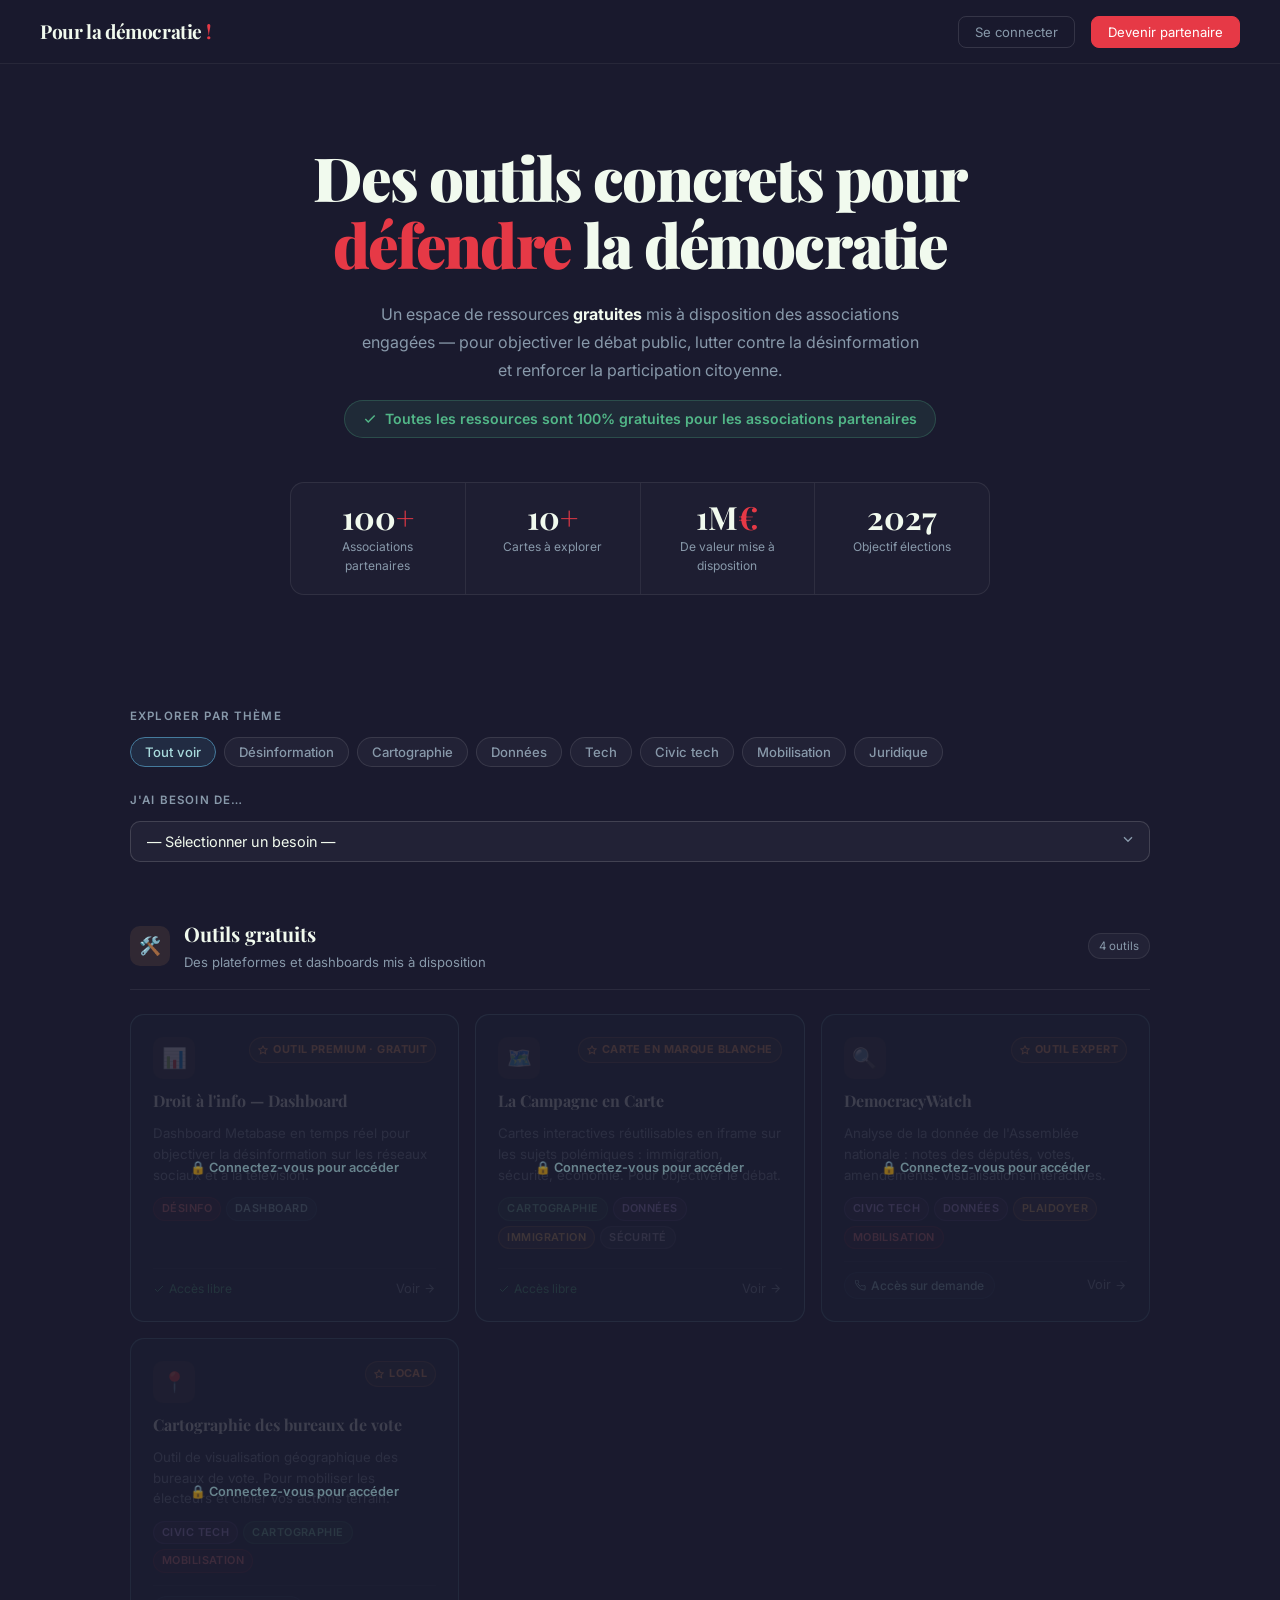
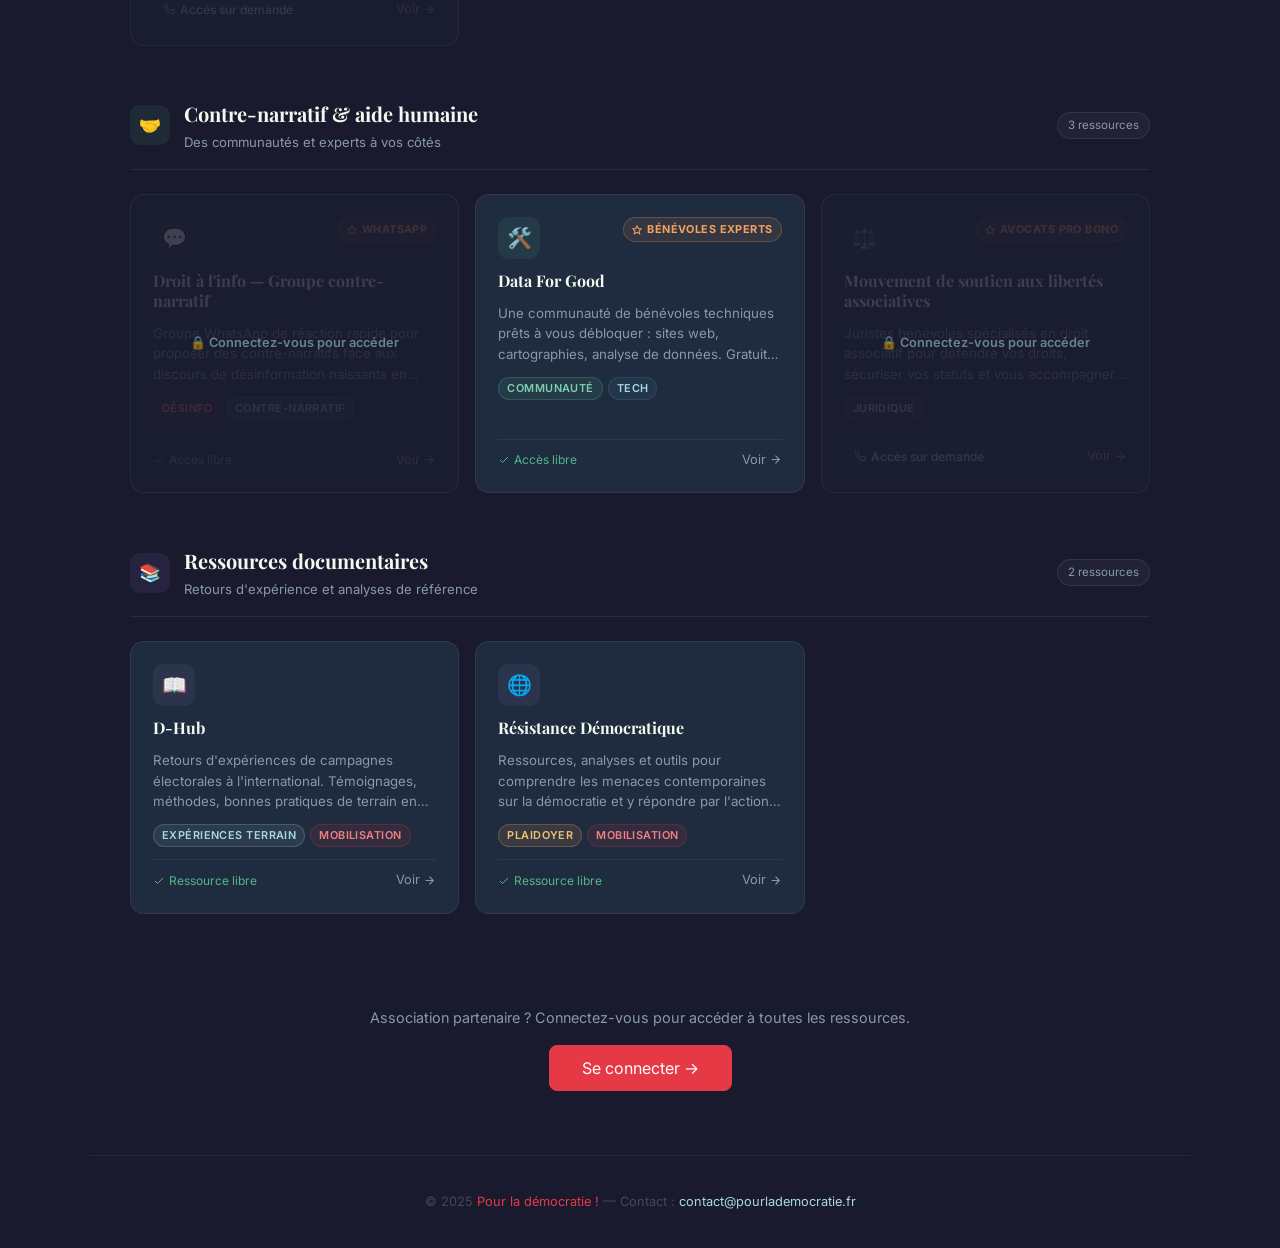
<file: roles/services/d4g-democratie/files/index.html>
<!DOCTYPE html>
<html lang="fr">
<head>
<meta charset="UTF-8">
<meta name="viewport" content="width=device-width, initial-scale=1.0">
<title>Pour la démocratie !</title>
<link rel="preconnect" href="https://fonts.googleapis.com">
<link rel="preconnect" href="https://fonts.gstatic.com" crossorigin>
<link href="https://fonts.googleapis.com/css2?family=Playfair+Display:wght@700;900&family=Inter:wght@400;500;600&display=swap" rel="stylesheet">
<style>
*, *::before, *::after { box-sizing: border-box; margin: 0; padding: 0; }
:root {
  --night:#1A1A2E; --night-mid:#16213E;
  --red:#E63946; --red-dark:#c1121f;
  --cream:#F1FAEE; --steel:#457B9D; --sky:#A8DADC; --muted:#8899AA;
  --card-bg:#1f2b3e;
  --warm:#F4A261; --warm-bg:rgba(244,162,97,0.10);
  --green:#52b788; --green-bg:rgba(82,183,136,0.10);
  --violet:#9b72cf; --violet-bg:rgba(155,114,207,0.10);
}
html { scroll-behavior:smooth; }
body { font-family:'Inter',sans-serif; background:var(--night); color:var(--cream); line-height:1.6; min-height:100vh; }

/* ── NAV ── */
nav {
  position:sticky; top:0; z-index:100;
  background:rgba(26,26,46,0.97); backdrop-filter:blur(12px);
  border-bottom:1px solid rgba(255,255,255,0.06);
  display:flex; align-items:center; justify-content:space-between;
  padding:0 40px; height:64px;
}
.nav-logo { font-family:'Playfair Display',serif; font-size:1.2rem; font-weight:700; color:var(--cream); letter-spacing:-0.02em; }
.nav-logo span { color:var(--red); }
.nav-right { display:flex; align-items:center; gap:16px; }
.nav-user { display:flex; align-items:center; gap:10px; font-size:0.88rem; color:var(--muted); }
.nav-avatar { width:32px; height:32px; border-radius:50%; background:var(--steel); display:flex; align-items:center; justify-content:center; font-size:0.75rem; font-weight:600; color:white; }
.nav-org { font-weight:500; color:var(--cream); font-size:0.85rem; }
.btn-nav { background:none; border:1px solid rgba(255,255,255,0.12); color:var(--muted); padding:7px 16px; border-radius:8px; font-size:0.82rem; cursor:pointer; transition:all 0.2s; font-family:'Inter',sans-serif; }
.btn-nav:hover { border-color:var(--steel); color:var(--sky); }
.btn-nav.primary { background:var(--red); border-color:var(--red); color:white; }
.btn-nav.primary:hover { background:var(--red-dark); border-color:var(--red-dark); }

/* ── HERO ── */
.hero { padding:80px 40px 56px; max-width:1100px; margin:0 auto; text-align:center; }
.hero h1 { font-family:'Playfair Display',serif; font-size:clamp(2.2rem,5vw,3.8rem); font-weight:900; color:var(--cream); line-height:1.1; letter-spacing:-0.03em; margin-bottom:22px; }
.hero h1 em { font-style:normal; color:var(--red); }
.hero-sub { font-size:1rem; color:var(--muted); max-width:560px; margin:0 auto 16px; line-height:1.75; }
.hero-gratuit { display:inline-flex; align-items:center; gap:8px; font-size:0.88rem; font-weight:600; color:var(--green); background:var(--green-bg); border:1px solid rgba(82,183,136,0.25); padding:7px 18px; border-radius:20px; margin-bottom:44px; }
.hero-gratuit svg { width:14px; height:14px; }
.stat-bar { display:flex; flex-wrap:wrap; gap:0; justify-content:center; border:1px solid rgba(255,255,255,0.08); border-radius:14px; overflow:hidden; max-width:700px; margin:0 auto 56px; background:rgba(255,255,255,0.02); }
.stat-item { flex:1; min-width:140px; padding:18px 24px; text-align:center; border-right:1px solid rgba(255,255,255,0.07); }
.stat-item:last-child { border-right:none; }
.stat-num { font-family:'Playfair Display',serif; font-size:2rem; font-weight:700; color:var(--cream); line-height:1; }
.stat-num span { color:var(--red); }
.stat-label { font-size:0.75rem; color:var(--muted); margin-top:4px; }

/* ── FILTER ZONE ── */
.filter-zone { max-width:1100px; margin:0 auto; padding:0 40px 32px; }
.filter-block { margin-bottom:24px; }
.filter-label { font-size:0.72rem; font-weight:600; letter-spacing:0.1em; text-transform:uppercase; color:var(--muted); margin-bottom:12px; }
.filter-tags { display:flex; flex-wrap:wrap; gap:8px; }
.tag-btn { background:rgba(255,255,255,0.04); border:1px solid rgba(255,255,255,0.1); color:var(--muted); padding:6px 14px; border-radius:100px; font-size:0.82rem; font-weight:500; cursor:pointer; transition:all 0.18s; font-family:'Inter',sans-serif; }
.tag-btn:hover { border-color:rgba(255,255,255,0.22); color:var(--cream); }
.tag-btn.active { background:rgba(69,123,157,0.18); border-color:var(--steel); color:var(--sky); }

/* besoin dropdown */
.besoin-wrap { position:relative; }
.besoin-select {
  width:100%; appearance:none; -webkit-appearance:none;
  background:rgba(255,255,255,0.04); border:1px solid rgba(255,255,255,0.14);
  border-radius:10px; padding:11px 40px 11px 16px;
  color:var(--cream); font-size:0.9rem; font-family:'Inter',sans-serif;
  cursor:pointer; outline:none; transition:border-color 0.2s;
}
.besoin-select:hover, .besoin-select:focus { border-color:var(--steel); }
.besoin-select option { background:#16213E; color:var(--cream); }
.besoin-arrow { position:absolute; right:14px; top:50%; transform:translateY(-50%); pointer-events:none; color:var(--muted); }
.besoin-arrow svg { width:16px; height:16px; }

/* ── SECTIONS ── */
.cat-section { max-width:1100px; margin:0 auto 52px; padding:0 40px; }
.cat-header { display:flex; align-items:center; gap:14px; margin-bottom:24px; padding-bottom:16px; border-bottom:1px solid rgba(255,255,255,0.07); }
.cat-icon-wrap { width:40px; height:40px; border-radius:10px; flex-shrink:0; display:flex; align-items:center; justify-content:center; font-size:1.1rem; }
.cat-icon-outil { background:var(--warm-bg); }
.cat-icon-humaine { background:var(--green-bg); }
.cat-icon-doc { background:var(--violet-bg); }
.cat-title { font-family:'Playfair Display',serif; font-size:1.25rem; font-weight:700; color:var(--cream); }
.cat-subtitle { font-size:0.82rem; color:var(--muted); margin-top:2px; }
.cat-count { margin-left:auto; font-size:0.72rem; color:var(--muted); background:rgba(255,255,255,0.04); border:1px solid rgba(255,255,255,0.08); padding:3px 10px; border-radius:20px; }

/* ── GRID ── */
.resources-grid { display:grid; grid-template-columns:repeat(auto-fill,minmax(290px,1fr)); gap:16px; }

/* ── CARDS ── */
.resource-card {
  background:var(--card-bg); border:1px solid rgba(255,255,255,0.07); border-radius:14px;
  padding:22px; cursor:pointer; transition:border-color 0.2s, transform 0.2s, background 0.2s;
  display:flex; flex-direction:column; gap:12px; position:relative; overflow:hidden;
}
.resource-card::before { content:''; position:absolute; top:0; left:0; right:0; height:2px; opacity:0; transition:opacity 0.2s; }
.resource-card.cat-outil::before { background:var(--warm); }
.resource-card.cat-humaine::before { background:var(--green); }
.resource-card.cat-doc::before { background:var(--violet); }
.resource-card:hover { border-color:rgba(69,123,157,0.4); background:#243047; transform:translateY(-2px); }
.resource-card:hover::before { opacity:1; }
.resource-card.locked { border-color:rgba(255,255,255,0.05); }
.resource-card.filtered-out { display:none; }
.cat-section.section-empty { display:none; }

/* card locked public preview */
.resource-card.pub-locked {
  opacity:0.55; filter:blur(0.5px);
  pointer-events:none; user-select:none; cursor:default;
}
.resource-card.pub-locked::after {
  content:'🔒 Connectez-vous pour accéder';
  position:absolute; inset:0; display:flex; align-items:center; justify-content:center;
  font-size:0.8rem; font-weight:600; color:var(--sky);
  background:rgba(26,26,46,0.7); border-radius:14px;
  pointer-events:none;
}

.card-top { display:flex; align-items:flex-start; justify-content:space-between; gap:10px; }
.card-icon { width:42px; height:42px; border-radius:10px; display:flex; align-items:center; justify-content:center; font-size:1.25rem; flex-shrink:0; }
.icon-warm { background:var(--warm-bg); }
.icon-green { background:var(--green-bg); }
.icon-violet { background:var(--violet-bg); }

.card-value-badge { display:flex; align-items:center; gap:5px; font-size:0.68rem; font-weight:700; letter-spacing:0.04em; text-transform:uppercase; color:var(--warm); background:var(--warm-bg); border:1px solid rgba(244,162,97,0.25); padding:3px 8px; border-radius:20px; white-space:nowrap; }
.card-value-badge svg { width:10px; height:10px; }

.card-tags { display:flex; flex-wrap:wrap; gap:5px; }
.tag { font-size:0.68rem; font-weight:600; letter-spacing:0.04em; text-transform:uppercase; padding:2px 8px; border-radius:20px; }
.tag-desinfo { background:rgba(230,57,70,0.12); color:#f08080; border:1px solid rgba(230,57,70,0.2); }
.tag-dashboard { background:rgba(69,123,157,0.15); color:var(--sky); border:1px solid rgba(69,123,157,0.25); }
.tag-cartographie { background:rgba(82,183,136,0.12); color:#80cfb0; border:1px solid rgba(82,183,136,0.25); }
.tag-donnee { background:rgba(155,114,207,0.12); color:#c4a8f0; border:1px solid rgba(155,114,207,0.25); }
.tag-immigration { background:rgba(244,162,97,0.12); color:#f4c070; border:1px solid rgba(244,162,97,0.25); }
.tag-securite { background:rgba(150,150,180,0.12); color:#aab; border:1px solid rgba(150,150,180,0.2); }
.tag-communaute { background:rgba(82,183,136,0.12); color:#80cfb0; border:1px solid rgba(82,183,136,0.25); }
.tag-tech { background:rgba(69,123,157,0.15); color:var(--sky); border:1px solid rgba(69,123,157,0.25); }
.tag-civictech { background:rgba(155,114,207,0.12); color:#c4a8f0; border:1px solid rgba(155,114,207,0.25); }
.tag-plaidoyer { background:rgba(244,162,97,0.12); color:#f4c070; border:1px solid rgba(244,162,97,0.25); }
.tag-mobilisation { background:rgba(230,57,70,0.1); color:#f08080; border:1px solid rgba(230,57,70,0.2); }
.tag-juridique { background:rgba(155,114,207,0.12); color:#c4a8f0; border:1px solid rgba(155,114,207,0.25); }
.tag-experience { background:rgba(168,218,220,0.1); color:var(--sky); border:1px solid rgba(168,218,220,0.2); }
.tag-contrenarratif { background:rgba(82,183,136,0.12); color:#80cfb0; border:1px solid rgba(82,183,136,0.25); }

.card-title { font-family:'Playfair Display',serif; font-size:1rem; font-weight:700; color:var(--cream); line-height:1.25; }
.card-desc { font-size:0.83rem; color:var(--muted); line-height:1.55; display:-webkit-box; -webkit-line-clamp:3; -webkit-box-orient:vertical; overflow:hidden; }
.card-footer { display:flex; align-items:center; justify-content:space-between; margin-top:auto; padding-top:10px; border-top:1px solid rgba(255,255,255,0.06); }
.card-access-free { font-size:0.75rem; color:var(--green); display:flex; align-items:center; gap:4px; }
.card-access-free svg { width:12px; height:12px; }
.card-access-ask { font-size:0.75rem; font-weight:500; color:var(--sky); background:rgba(69,123,157,0.1); border:1px solid rgba(69,123,157,0.2); padding:3px 10px; border-radius:20px; cursor:pointer; transition:background 0.2s; display:inline-flex; align-items:center; gap:5px; }
.card-access-ask:hover { background:rgba(69,123,157,0.22); }
.card-access-ask svg { width:11px; height:11px; }
.card-arrow { color:var(--muted); font-size:0.8rem; display:flex; align-items:center; gap:3px; }
.card-arrow svg { width:13px; height:13px; }

/* ── AUTH MODAL ── */
#auth-modal-wrap { position:fixed; inset:0; z-index:500; background:rgba(5,5,15,0.88); backdrop-filter:blur(6px); display:none; align-items:center; justify-content:center; padding:24px; }
#auth-modal-wrap.open { display:flex; }
.auth-box { background:var(--night-mid); border:1px solid rgba(69,123,157,0.35); border-radius:18px; padding:44px 40px; width:100%; max-width:400px; text-align:center; position:relative; }
.auth-logo { font-family:'Playfair Display',serif; font-size:1.2rem; color:var(--red); margin-bottom:6px; }
.auth-box h2 { font-family:'Playfair Display',serif; font-size:1.5rem; color:var(--cream); margin-bottom:6px; }
.auth-box .auth-sub { font-size:0.85rem; color:var(--muted); margin-bottom:28px; }
.auth-box input { width:100%; background:var(--night); border:1px solid rgba(255,255,255,0.1); border-radius:8px; padding:11px 15px; color:var(--cream); font-size:0.92rem; margin-bottom:10px; outline:none; transition:border-color 0.2s; font-family:'Inter',sans-serif; }
.auth-box input:focus { border-color:var(--steel); }
.btn-full { width:100%; background:var(--red); color:white; border:none; border-radius:8px; padding:12px 24px; font-size:0.95rem; font-weight:600; cursor:pointer; transition:background 0.2s; margin-top:4px; font-family:'Inter',sans-serif; }
.btn-full:hover { background:var(--red-dark); }
.auth-note { margin-top:18px; font-size:0.78rem; color:rgba(255,255,255,0.18); font-style:italic; }
.auth-close { position:absolute; top:14px; right:14px; background:rgba(255,255,255,0.06); border:none; width:30px; height:30px; border-radius:50%; color:var(--muted); cursor:pointer; font-size:0.9rem; display:flex; align-items:center; justify-content:center; transition:background 0.2s; }
.auth-close:hover { background:rgba(255,255,255,0.12); }

/* ── RESOURCE MODAL ── */
#resource-overlay { position:fixed; inset:0; z-index:200; background:rgba(5,5,15,0.85); backdrop-filter:blur(6px); display:flex; align-items:center; justify-content:center; padding:24px; opacity:0; pointer-events:none; transition:opacity 0.25s; }
#resource-overlay.open { opacity:1; pointer-events:all; }
.resource-modal { background:var(--night-mid); border:1px solid rgba(69,123,157,0.25); border-radius:18px; width:100%; max-width:580px; max-height:85vh; overflow-y:auto; padding:36px 38px; transform:translateY(14px); transition:transform 0.25s; }
#resource-overlay.open .resource-modal { transform:translateY(0); }
.modal-close { float:right; margin:-4px -4px 0 0; background:rgba(255,255,255,0.06); border:none; width:32px; height:32px; border-radius:50%; color:var(--muted); cursor:pointer; display:flex; align-items:center; justify-content:center; transition:background 0.2s; font-size:0.9rem; }
.modal-close:hover { background:rgba(255,255,255,0.12); }
.modal-cat-label { font-size:0.7rem; font-weight:600; letter-spacing:0.1em; text-transform:uppercase; margin-bottom:14px; display:flex; align-items:center; gap:6px; }
.modal-cat-label.cat-outil { color:var(--warm); }
.modal-cat-label.cat-humaine { color:var(--green); }
.modal-cat-label.cat-doc { color:var(--violet); }
.modal-icon-row { display:flex; align-items:center; gap:14px; margin-bottom:10px; }
.modal-icon-big { width:52px; height:52px; border-radius:12px; display:flex; align-items:center; justify-content:center; font-size:1.6rem; flex-shrink:0; }
.modal-title { font-family:'Playfair Display',serif; font-size:1.45rem; font-weight:700; color:var(--cream); line-height:1.2; }
.modal-tags { display:flex; flex-wrap:wrap; gap:6px; margin-bottom:18px; }
.modal-value-block { display:flex; align-items:flex-start; gap:10px; padding:12px 16px; background:var(--warm-bg); border:1px solid rgba(244,162,97,0.2); border-radius:10px; margin-bottom:18px; font-size:0.85rem; color:#f4c080; line-height:1.5; }
.modal-value-block svg { width:16px; height:16px; flex-shrink:0; margin-top:2px; }
.modal-access-block { display:flex; align-items:flex-start; gap:10px; padding:12px 16px; background:rgba(69,123,157,0.08); border:1px solid rgba(69,123,157,0.2); border-radius:10px; margin-bottom:18px; font-size:0.85rem; color:var(--sky); line-height:1.5; }
.modal-access-block svg { width:16px; height:16px; flex-shrink:0; margin-top:2px; }
.modal-desc { font-size:0.92rem; color:var(--muted); line-height:1.72; margin-bottom:18px; }
.modal-section-title { font-size:0.72rem; font-weight:600; letter-spacing:0.1em; text-transform:uppercase; color:var(--steel); margin-bottom:10px; }
.use-case-list { list-style:none; display:flex; flex-direction:column; gap:7px; margin-bottom:20px; }
.use-case-list li { display:flex; align-items:flex-start; gap:8px; font-size:0.88rem; color:var(--cream); }
.use-case-list li::before { content:'→'; color:var(--sky); flex-shrink:0; margin-top:1px; }
.mail-template { background:var(--night); border:1px solid rgba(255,255,255,0.07); border-radius:8px; padding:14px 16px; font-size:0.8rem; color:var(--muted); line-height:1.6; white-space:pre-wrap; font-family:'Inter',monospace; margin-bottom:20px; }
.modal-cta { display:flex; flex-wrap:wrap; gap:10px; }
.btn-cta-main { background:var(--steel); color:white; border:none; padding:11px 22px; border-radius:8px; font-size:0.88rem; font-weight:600; cursor:pointer; text-decoration:none; display:inline-block; transition:background 0.2s; font-family:'Inter',sans-serif; }
.btn-cta-main:hover { background:#357092; }
.btn-cta-ask { background:rgba(69,123,157,0.1); color:var(--sky); border:1px solid rgba(69,123,157,0.3); padding:11px 22px; border-radius:8px; font-size:0.88rem; font-weight:600; cursor:pointer; text-decoration:none; display:inline-block; transition:background 0.2s; font-family:'Inter',sans-serif; }
.btn-cta-ask:hover { background:rgba(69,123,157,0.22); }

/* ── FOOTER ── */
footer { border-top:1px solid rgba(255,255,255,0.06); padding:36px 40px; text-align:center; color:rgba(255,255,255,0.2); font-size:0.8rem; max-width:1100px; margin:0 auto; }
footer a { color:var(--sky); text-decoration:none; }

/* ── CTA CONNEXION PUBLIC ── */
.cta-login-block { text-align:center; padding:40px 40px 64px; }
.cta-login-block p { font-size:0.9rem; color:var(--muted); margin-bottom:16px; }

@media(max-width:640px){
  nav { padding:0 16px; }
  .hero { padding:48px 16px 40px; }
  .cat-section { padding:0 16px; }
  .filter-zone { padding:0 16px 28px; }
  .resource-modal { padding:24px 18px; }
  .stat-bar { flex-direction:column; }
  .stat-item { border-right:none; border-bottom:1px solid rgba(255,255,255,0.07); }
  .stat-item:last-child { border-bottom:none; }
}
</style>
</head>
<body>

<!-- ── AUTH MODAL ── -->
<div id="auth-modal-wrap">
  <div class="auth-box">
    <button class="auth-close" onclick="closeAuthModal()">✕</button>
    <div class="auth-logo">Pour la démocratie !</div>
    <h2>Connexion</h2>
    <p class="auth-sub">Portail réservé aux associations partenaires</p>
    <input type="email" id="auth-email" placeholder="Email de votre association" />
    <input type="password" id="auth-password" placeholder="Mot de passe" />
    <button class="btn-full" onclick="doLogin()">Accéder au portail</button>
    <div class="auth-note">Démo — tout email et mot de passe fonctionnent</div>
  </div>
</div>

<!-- ── RESOURCE MODAL ── -->
<div id="resource-overlay" onclick="closeResourceModal(event)">
  <div class="resource-modal">
    <button class="modal-close" onclick="closeResourceModalDirect()">✕</button>
    <div id="modal-body"></div>
  </div>
</div>

<!-- ── NAV ── -->
<nav>
  <div class="nav-logo">Pour la démocratie<span> !</span></div>
  <div class="nav-right" id="nav-public">
    <button class="btn-nav" onclick="openAuthModal()">Se connecter</button>
    <button class="btn-nav primary" onclick="openAuthModal()">Devenir partenaire</button>
  </div>
  <div class="nav-right" id="nav-auth" style="display:none;">
    <div class="nav-user">
      <div class="nav-avatar" id="nav-avatar">?</div>
      <span class="nav-org" id="nav-email-display"></span>
    </div>
    <button class="btn-nav" onclick="doLogout()">Déconnexion</button>
  </div>
</nav>

<!-- ════════════════════════════════════
     PAGE PUBLIQUE
════════════════════════════════════ -->
<div id="public-landing">

  <div class="hero">
    <h1>Des outils concrets pour<br><em>défendre</em> la démocratie</h1>
    <p class="hero-sub">Un espace de ressources <strong style="color:var(--cream)">gratuites</strong> mis à disposition des associations engagées — pour objectiver le débat public, lutter contre la désinformation et renforcer la participation citoyenne.</p>
    <div class="hero-gratuit">
      <svg viewBox="0 0 24 24" fill="none" stroke="currentColor" stroke-width="2.5"><polyline points="20 6 9 17 4 12"/></svg>
      Toutes les ressources sont 100% gratuites pour les associations partenaires
    </div>
    <div class="stat-bar">
      <div class="stat-item"><div class="stat-num">100<span>+</span></div><div class="stat-label">Associations partenaires</div></div>
      <div class="stat-item"><div class="stat-num">10<span>+</span></div><div class="stat-label">Cartes à explorer</div></div>
      <div class="stat-item"><div class="stat-num">1M<span>€</span></div><div class="stat-label">De valeur mise à disposition</div></div>
      <div class="stat-item"><div class="stat-num">2027</div><div class="stat-label">Objectif élections</div></div>
    </div>
  </div>

  <!-- Filtres publics -->
  <div class="filter-zone">
    <div class="filter-block">
      <div class="filter-label">Explorer par thème</div>
      <div class="filter-tags" id="pub-filter-tags">
        <button class="tag-btn active" onclick="filterPublic(this,'all')">Tout voir</button>
        <button class="tag-btn" onclick="filterPublic(this,'desinfo')">Désinformation</button>
        <button class="tag-btn" onclick="filterPublic(this,'cartographie')">Cartographie</button>
        <button class="tag-btn" onclick="filterPublic(this,'donnee')">Données</button>
        <button class="tag-btn" onclick="filterPublic(this,'tech')">Tech</button>
        <button class="tag-btn" onclick="filterPublic(this,'civictech')">Civic tech</button>
        <button class="tag-btn" onclick="filterPublic(this,'mobilisation')">Mobilisation</button>
        <button class="tag-btn" onclick="filterPublic(this,'juridique')">Juridique</button>
      </div>
    </div>
    <div class="filter-block">
      <div class="filter-label">J'ai besoin de…</div>
      <div class="besoin-wrap">
        <select class="besoin-select" id="pub-besoin-select" onchange="filterBesoin('pub', this.value)">
          <option value="">— Sélectionner un besoin —</option>
          <option value="avocat">D'un avocat pour m'accompagner</option>
          <option value="conseil-tech">De conseil sur mes outils techniques</option>
          <option value="dev-data">De développer un site web ou d'analyser de la donnée</option>
          <option value="communication">De conseil pour ma campagne de communication / mobilisation</option>
          <option value="analyse-media">D'analyser les données de réseaux sociaux ou de télévision</option>
          <option value="desinfo">De lutter contre la désinformation</option>
        </select>
        <div class="besoin-arrow"><svg viewBox="0 0 24 24" fill="none" stroke="currentColor" stroke-width="2"><polyline points="6 9 12 15 18 9"/></svg></div>
      </div>
    </div>
  </div>

  <!-- Section 1 : Outils gratuits -->
  <div class="cat-section" id="pub-cat-outil">
    <div class="cat-header">
      <div class="cat-icon-wrap cat-icon-outil">🛠️</div>
      <div><div class="cat-title">Outils gratuits</div><div class="cat-subtitle">Des plateformes et dashboards mis à disposition</div></div>
      <div class="cat-count" id="pub-count-outil">4 outils</div>
    </div>
    <div class="resources-grid" id="pub-grid-outil">

      <div class="resource-card cat-outil pub-locked" data-tags="desinfo,dashboard" data-besoin="analyse-media,desinfo" data-pubkey="droit-info-dash">
        <div class="card-top">
          <div class="card-icon icon-warm">📊</div>
          <div class="card-value-badge"><svg viewBox="0 0 24 24" fill="none" stroke="currentColor" stroke-width="2.5"><polyline points="12 2 15.09 8.26 22 9.27 17 14.14 18.18 21.02 12 17.77 5.82 21.02 7 14.14 2 9.27 8.91 8.26 12 2"/></svg>Outil premium · gratuit</div>
        </div>
        <div class="card-title">Droit à l'info — Dashboard</div>
        <div class="card-desc">Dashboard Metabase en temps réel pour objectiver la désinformation sur les réseaux sociaux et à la télévision.</div>
        <div class="card-tags"><span class="tag tag-desinfo">Désinfo</span><span class="tag tag-dashboard">Dashboard</span></div>
        <div class="card-footer">
          <span class="card-access-free"><svg viewBox="0 0 24 24" fill="none" stroke="currentColor" stroke-width="2"><polyline points="20 6 9 17 4 12"/></svg>Accès libre</span>
          <span class="card-arrow">Voir <svg viewBox="0 0 24 24" fill="none" stroke="currentColor" stroke-width="2"><path d="M5 12h14M12 5l7 7-7 7"/></svg></span>
        </div>
      </div>

      <div class="resource-card cat-outil pub-locked" data-tags="desinfo,cartographie,immigration,securite,donnee" data-besoin="dev-data,desinfo" data-pubkey="campagne-carte">
        <div class="card-top">
          <div class="card-icon icon-warm">🗺️</div>
          <div class="card-value-badge"><svg viewBox="0 0 24 24" fill="none" stroke="currentColor" stroke-width="2.5"><polyline points="12 2 15.09 8.26 22 9.27 17 14.14 18.18 21.02 12 17.77 5.82 21.02 7 14.14 2 9.27 8.91 8.26 12 2"/></svg>Carte en marque blanche</div>
        </div>
        <div class="card-title">La Campagne en Carte</div>
        <div class="card-desc">Cartes interactives réutilisables en iframe sur les sujets polémiques : immigration, sécurité, économie. Pour objectiver le débat.</div>
        <div class="card-tags"><span class="tag tag-cartographie">Cartographie</span><span class="tag tag-donnee">Données</span><span class="tag tag-immigration">Immigration</span><span class="tag tag-securite">Sécurité</span></div>
        <div class="card-footer">
          <span class="card-access-free"><svg viewBox="0 0 24 24" fill="none" stroke="currentColor" stroke-width="2"><polyline points="20 6 9 17 4 12"/></svg>Accès libre</span>
          <span class="card-arrow">Voir <svg viewBox="0 0 24 24" fill="none" stroke="currentColor" stroke-width="2"><path d="M5 12h14M12 5l7 7-7 7"/></svg></span>
        </div>
      </div>

      <div class="resource-card cat-outil locked pub-locked" data-tags="civictech,donnee,plaidoyer,mobilisation" data-besoin="" data-pubkey="democracy-watch">
        <div class="card-top">
          <div class="card-icon icon-warm">🔍</div>
          <div class="card-value-badge"><svg viewBox="0 0 24 24" fill="none" stroke="currentColor" stroke-width="2.5"><polyline points="12 2 15.09 8.26 22 9.27 17 14.14 18.18 21.02 12 17.77 5.82 21.02 7 14.14 2 9.27 8.91 8.26 12 2"/></svg>Outil expert</div>
        </div>
        <div class="card-title">DemocracyWatch</div>
        <div class="card-desc">Analyse de la donnée de l'Assemblée nationale : notes des députés, votes, amendements. Visualisations interactives.</div>
        <div class="card-tags"><span class="tag tag-civictech">Civic tech</span><span class="tag tag-donnee">Données</span><span class="tag tag-plaidoyer">Plaidoyer</span><span class="tag tag-mobilisation">Mobilisation</span></div>
        <div class="card-footer">
          <span class="card-access-ask"><svg viewBox="0 0 24 24" fill="none" stroke="currentColor" stroke-width="2"><path d="M22 16.92v3a2 2 0 01-2.18 2 19.79 19.79 0 01-8.63-3.07A19.5 19.5 0 013.07 9.81 19.79 19.79 0 01.14 1.18 2 2 0 012.12 0h3a2 2 0 012 1.72 12.84 12.84 0 00.7 2.81 2 2 0 01-.45 2.11L6.09 7.91a16 16 0 006 6l1.27-1.27a2 2 0 012.11-.45 12.84 12.84 0 002.81.7A2 2 0 0122 14.92z"/></svg>Accès sur demande</span>
          <span class="card-arrow">Voir <svg viewBox="0 0 24 24" fill="none" stroke="currentColor" stroke-width="2"><path d="M5 12h14M12 5l7 7-7 7"/></svg></span>
        </div>
      </div>

      <div class="resource-card cat-outil locked pub-locked" data-tags="civictech,cartographie,mobilisation" data-besoin="communication" data-pubkey="bureaux-vote">
        <div class="card-top">
          <div class="card-icon icon-warm">📍</div>
          <div class="card-value-badge"><svg viewBox="0 0 24 24" fill="none" stroke="currentColor" stroke-width="2.5"><polyline points="12 2 15.09 8.26 22 9.27 17 14.14 18.18 21.02 12 17.77 5.82 21.02 7 14.14 2 9.27 8.91 8.26 12 2"/></svg>Local</div>
        </div>
        <div class="card-title">Cartographie des bureaux de vote</div>
        <div class="card-desc">Outil de visualisation géographique des bureaux de vote. Pour mobiliser les électeurs et cibler vos actions terrain.</div>
        <div class="card-tags"><span class="tag tag-civictech">Civic tech</span><span class="tag tag-cartographie">Cartographie</span><span class="tag tag-mobilisation">Mobilisation</span></div>
        <div class="card-footer">
          <span class="card-access-ask"><svg viewBox="0 0 24 24" fill="none" stroke="currentColor" stroke-width="2"><path d="M22 16.92v3a2 2 0 01-2.18 2 19.79 19.79 0 01-8.63-3.07A19.5 19.5 0 013.07 9.81 19.79 19.79 0 01.14 1.18 2 2 0 012.12 0h3a2 2 0 012 1.72 12.84 12.84 0 00.7 2.81 2 2 0 01-.45 2.11L6.09 7.91a16 16 0 006 6l1.27-1.27a2 2 0 012.11-.45 12.84 12.84 0 002.81.7A2 2 0 0122 14.92z"/></svg>Accès sur demande</span>
          <span class="card-arrow">Voir <svg viewBox="0 0 24 24" fill="none" stroke="currentColor" stroke-width="2"><path d="M5 12h14M12 5l7 7-7 7"/></svg></span>
        </div>
      </div>

    </div>
  </div>

  <!-- Section 2 : Contre-narratif & aide humaine -->
  <div class="cat-section" id="pub-cat-humaine">
    <div class="cat-header">
      <div class="cat-icon-wrap cat-icon-humaine">🤝</div>
      <div><div class="cat-title">Contre-narratif & aide humaine</div><div class="cat-subtitle">Des communautés et experts à vos côtés</div></div>
      <div class="cat-count" id="pub-count-humaine">3 ressources</div>
    </div>
    <div class="resources-grid" id="pub-grid-humaine">

      <div class="resource-card cat-humaine pub-locked" data-tags="desinfo,contrenarratif" data-besoin="communication,desinfo" data-pubkey="droit-info-wp">
        <div class="card-top">
          <div class="card-icon icon-green">💬</div>
          <div class="card-value-badge"><svg viewBox="0 0 24 24" fill="none" stroke="currentColor" stroke-width="2.5"><polyline points="12 2 15.09 8.26 22 9.27 17 14.14 18.18 21.02 12 17.77 5.82 21.02 7 14.14 2 9.27 8.91 8.26 12 2"/></svg>WhatsApp</div>
        </div>
        <div class="card-title">Droit à l'info — Groupe contre-narratif</div>
        <div class="card-desc">Groupe WhatsApp de réaction rapide pour proposer des contre-narratifs face aux discours de désinformation naissants en période électorale.</div>
        <div class="card-tags"><span class="tag tag-desinfo">Désinfo</span><span class="tag tag-contrenarratif">Contre-narratif</span></div>
        <div class="card-footer">
          <span class="card-access-free"><svg viewBox="0 0 24 24" fill="none" stroke="currentColor" stroke-width="2"><polyline points="20 6 9 17 4 12"/></svg>Accès libre</span>
          <span class="card-arrow">Voir <svg viewBox="0 0 24 24" fill="none" stroke="currentColor" stroke-width="2"><path d="M5 12h14M12 5l7 7-7 7"/></svg></span>
        </div>
      </div>

      <div class="resource-card cat-humaine" data-tags="tech,communaute,donnee,cartographie" data-besoin="conseil-tech,dev-data" data-pubkey="data-for-good" onclick="openModal('data-for-good')">
        <div class="card-top">
          <div class="card-icon icon-green">🛠️</div>
          <div class="card-value-badge"><svg viewBox="0 0 24 24" fill="none" stroke="currentColor" stroke-width="2.5"><polyline points="12 2 15.09 8.26 22 9.27 17 14.14 18.18 21.02 12 17.77 5.82 21.02 7 14.14 2 9.27 8.91 8.26 12 2"/></svg>Bénévoles experts</div>
        </div>
        <div class="card-title">Data For Good</div>
        <div class="card-desc">Une communauté de bénévoles techniques prêts à vous débloquer : sites web, cartographies, analyse de données. Gratuit pour votre association.</div>
        <div class="card-tags"><span class="tag tag-communaute">Communauté</span><span class="tag tag-tech">Tech</span></div>
        <div class="card-footer">
          <span class="card-access-free"><svg viewBox="0 0 24 24" fill="none" stroke="currentColor" stroke-width="2"><polyline points="20 6 9 17 4 12"/></svg>Accès libre</span>
          <span class="card-arrow">Voir <svg viewBox="0 0 24 24" fill="none" stroke="currentColor" stroke-width="2"><path d="M5 12h14M12 5l7 7-7 7"/></svg></span>
        </div>
      </div>

      <div class="resource-card cat-humaine locked pub-locked" data-tags="juridique" data-besoin="avocat" data-pubkey="soutien-juridique">
        <div class="card-top">
          <div class="card-icon icon-green">⚖️</div>
          <div class="card-value-badge"><svg viewBox="0 0 24 24" fill="none" stroke="currentColor" stroke-width="2.5"><polyline points="12 2 15.09 8.26 22 9.27 17 14.14 18.18 21.02 12 17.77 5.82 21.02 7 14.14 2 9.27 8.91 8.26 12 2"/></svg>Avocats Pro Bono</div>
        </div>
        <div class="card-title">Mouvement de soutien aux libertés associatives</div>
        <div class="card-desc">Juristes bénévoles spécialisés en droit associatif pour défendre vos droits, sécuriser vos statuts et vous accompagner en cas de litige.</div>
        <div class="card-tags"><span class="tag tag-juridique">Juridique</span></div>
        <div class="card-footer">
          <span class="card-access-ask"><svg viewBox="0 0 24 24" fill="none" stroke="currentColor" stroke-width="2"><path d="M22 16.92v3a2 2 0 01-2.18 2 19.79 19.79 0 01-8.63-3.07A19.5 19.5 0 013.07 9.81 19.79 19.79 0 01.14 1.18 2 2 0 012.12 0h3a2 2 0 012 1.72 12.84 12.84 0 00.7 2.81 2 2 0 01-.45 2.11L6.09 7.91a16 16 0 006 6l1.27-1.27a2 2 0 012.11-.45 12.84 12.84 0 002.81.7A2 2 0 0122 14.92z"/></svg>Accès sur demande</span>
          <span class="card-arrow">Voir <svg viewBox="0 0 24 24" fill="none" stroke="currentColor" stroke-width="2"><path d="M5 12h14M12 5l7 7-7 7"/></svg></span>
        </div>
      </div>

    </div>
  </div>

  <!-- Section 3 : Ressources documentaires -->
  <div class="cat-section" id="pub-cat-doc">
    <div class="cat-header">
      <div class="cat-icon-wrap cat-icon-doc">📚</div>
      <div><div class="cat-title">Ressources documentaires</div><div class="cat-subtitle">Retours d'expérience et analyses de référence</div></div>
      <div class="cat-count" id="pub-count-doc">2 ressources</div>
    </div>
    <div class="resources-grid" id="pub-grid-doc">

      <div class="resource-card cat-doc" data-tags="experience,mobilisation" data-besoin="communication" data-pubkey="dhub" onclick="openModal('dhub')">
        <div class="card-top"><div class="card-icon icon-violet">📖</div></div>
        <div class="card-title">D-Hub</div>
        <div class="card-desc">Retours d'expériences de campagnes électorales à l'international. Témoignages, méthodes, bonnes pratiques de terrain en contexte démocratique.</div>
        <div class="card-tags"><span class="tag tag-experience">Expériences terrain</span><span class="tag tag-mobilisation">Mobilisation</span></div>
        <div class="card-footer">
          <span class="card-access-free"><svg viewBox="0 0 24 24" fill="none" stroke="currentColor" stroke-width="2"><polyline points="20 6 9 17 4 12"/></svg>Ressource libre</span>
          <span class="card-arrow">Voir <svg viewBox="0 0 24 24" fill="none" stroke="currentColor" stroke-width="2"><path d="M5 12h14M12 5l7 7-7 7"/></svg></span>
        </div>
      </div>

      <div class="resource-card cat-doc" data-tags="plaidoyer,mobilisation" data-besoin="communication" data-pubkey="resistance-demo" onclick="openModal('resistance-demo')">
        <div class="card-top"><div class="card-icon icon-violet">🌐</div></div>
        <div class="card-title">Résistance Démocratique</div>
        <div class="card-desc">Ressources, analyses et outils pour comprendre les menaces contemporaines sur la démocratie et y répondre par l'action civique.</div>
        <div class="card-tags"><span class="tag tag-plaidoyer">Plaidoyer</span><span class="tag tag-mobilisation">Mobilisation</span></div>
        <div class="card-footer">
          <span class="card-access-free"><svg viewBox="0 0 24 24" fill="none" stroke="currentColor" stroke-width="2"><polyline points="20 6 9 17 4 12"/></svg>Ressource libre</span>
          <span class="card-arrow">Voir <svg viewBox="0 0 24 24" fill="none" stroke="currentColor" stroke-width="2"><path d="M5 12h14M12 5l7 7-7 7"/></svg></span>
        </div>
      </div>

    </div>
  </div>

  <div class="cta-login-block">
    <p>Association partenaire ? Connectez-vous pour accéder à toutes les ressources.</p>
    <button class="btn-nav primary" style="padding:12px 32px;font-size:1rem;" onclick="openAuthModal()">Se connecter →</button>
  </div>

  <footer>
    <p>© 2025 <span style="color:var(--red)">Pour la démocratie !</span> — Contact : <a href="mailto:contact@pourlademocratie.fr">contact@pourlademocratie.fr</a></p>
  </footer>
</div>

<!-- ════════════════════════════════════
     ESPACE CONNECTÉ
════════════════════════════════════ -->
<div id="app-content" style="display:none;">

  <div class="hero">
    <h1>Bienvenue dans votre<br>espace <em>ressources</em></h1>
    <p class="hero-sub">Retrouvez ci-dessous l'ensemble des ressources mises à votre disposition — outils, expertises humaines et documentaires — <strong style="color:var(--cream)">100% gratuitement</strong>.</p>
    <div class="hero-gratuit">
      <svg viewBox="0 0 24 24" fill="none" stroke="currentColor" stroke-width="2.5"><polyline points="20 6 9 17 4 12"/></svg>
      Vous avez accès à toutes les ressources disponibles pour votre association
    </div>
    <div class="stat-bar">
      <div class="stat-item"><div class="stat-num">100<span>+</span></div><div class="stat-label">Associations partenaires</div></div>
      <div class="stat-item"><div class="stat-num">10<span>+</span></div><div class="stat-label">Cartes à explorer</div></div>
      <div class="stat-item"><div class="stat-num">1M<span>€</span></div><div class="stat-label">De valeur mise à disposition</div></div>
      <div class="stat-item"><div class="stat-num">2027</div><div class="stat-label">Objectif élections</div></div>
    </div>
  </div>

  <!-- Filtres connecté -->
  <div class="filter-zone">
    <div class="filter-block">
      <div class="filter-label">Filtrer par thème</div>
      <div class="filter-tags" id="app-filter-tags">
        <button class="tag-btn active" onclick="filterApp(this,'all')">Tout voir</button>
        <button class="tag-btn" onclick="filterApp(this,'desinfo')">Désinformation</button>
        <button class="tag-btn" onclick="filterApp(this,'cartographie')">Cartographie</button>
        <button class="tag-btn" onclick="filterApp(this,'donnee')">Données</button>
        <button class="tag-btn" onclick="filterApp(this,'tech')">Tech</button>
        <button class="tag-btn" onclick="filterApp(this,'civictech')">Civic tech</button>
        <button class="tag-btn" onclick="filterApp(this,'mobilisation')">Mobilisation</button>
        <button class="tag-btn" onclick="filterApp(this,'juridique')">Juridique</button>
      </div>
    </div>
    <div class="filter-block">
      <div class="filter-label">J'ai besoin de…</div>
      <div class="besoin-wrap">
        <select class="besoin-select" id="app-besoin-select" onchange="filterBesoin('app', this.value)">
          <option value="">— Sélectionner un besoin —</option>
          <option value="avocat">D'un avocat pour m'accompagner</option>
          <option value="conseil-tech">De conseil sur mes outils techniques</option>
          <option value="dev-data">De développer un site web ou d'analyser de la donnée</option>
          <option value="communication">De conseil pour ma campagne de communication / mobilisation</option>
          <option value="analyse-media">D'analyser les données de réseaux sociaux ou de télévision</option>
          <option value="desinfo">De lutter contre la désinformation</option>
        </select>
        <div class="besoin-arrow"><svg viewBox="0 0 24 24" fill="none" stroke="currentColor" stroke-width="2"><polyline points="6 9 12 15 18 9"/></svg></div>
      </div>
    </div>
  </div>

  <!-- Section 1 : Outils -->
  <div class="cat-section" id="app-cat-outil">
    <div class="cat-header">
      <div class="cat-icon-wrap cat-icon-outil">🛠️</div>
      <div><div class="cat-title">Outils gratuits</div><div class="cat-subtitle">Des plateformes et dashboards mis à disposition</div></div>
      <div class="cat-count" id="app-count-outil">4 outils</div>
    </div>
    <div class="resources-grid" id="app-grid-outil">

      <div class="resource-card cat-outil" data-tags="desinfo,dashboard" data-besoin="analyse-media,desinfo" onclick="openModal('droit-info-dash')">
        <div class="card-top">
          <div class="card-icon icon-warm">📊</div>
          <div class="card-value-badge"><svg viewBox="0 0 24 24" fill="none" stroke="currentColor" stroke-width="2.5"><polyline points="12 2 15.09 8.26 22 9.27 17 14.14 18.18 21.02 12 17.77 5.82 21.02 7 14.14 2 9.27 8.91 8.26 12 2"/></svg>Outil premium · gratuit</div>
        </div>
        <div class="card-title">Droit à l'info — Dashboard</div>
        <div class="card-desc">Dashboard Metabase en temps réel pour objectiver la désinformation sur les réseaux sociaux et à la télévision. 3 thèmes : immigration, santé, écologie.</div>
        <div class="card-tags"><span class="tag tag-desinfo">Désinfo</span><span class="tag tag-dashboard">Dashboard</span></div>
        <div class="card-footer">
          <span class="card-access-free"><svg viewBox="0 0 24 24" fill="none" stroke="currentColor" stroke-width="2"><polyline points="20 6 9 17 4 12"/></svg>Accès libre</span>
          <span class="card-arrow">Voir <svg viewBox="0 0 24 24" fill="none" stroke="currentColor" stroke-width="2"><path d="M5 12h14M12 5l7 7-7 7"/></svg></span>
        </div>
      </div>

      <div class="resource-card cat-outil" data-tags="desinfo,cartographie,immigration,securite,donnee" data-besoin="dev-data,desinfo" onclick="openModal('campagne-carte')">
        <div class="card-top">
          <div class="card-icon icon-warm">🗺️</div>
          <div class="card-value-badge"><svg viewBox="0 0 24 24" fill="none" stroke="currentColor" stroke-width="2.5"><polyline points="12 2 15.09 8.26 22 9.27 17 14.14 18.18 21.02 12 17.77 5.82 21.02 7 14.14 2 9.27 8.91 8.26 12 2"/></svg>Carte en marque blanche</div>
        </div>
        <div class="card-title">La Campagne en Carte</div>
        <div class="card-desc">Cartes interactives réutilisables en iframe sur les sujets polémiques : immigration, sécurité, économie. Pour objectiver le débat.</div>
        <div class="card-tags"><span class="tag tag-cartographie">Cartographie</span><span class="tag tag-donnee">Données</span><span class="tag tag-immigration">Immigration</span><span class="tag tag-securite">Sécurité</span></div>
        <div class="card-footer">
          <span class="card-access-free"><svg viewBox="0 0 24 24" fill="none" stroke="currentColor" stroke-width="2"><polyline points="20 6 9 17 4 12"/></svg>Accès libre</span>
          <span class="card-arrow">Voir <svg viewBox="0 0 24 24" fill="none" stroke="currentColor" stroke-width="2"><path d="M5 12h14M12 5l7 7-7 7"/></svg></span>
        </div>
      </div>

      <div class="resource-card cat-outil locked" data-tags="civictech,donnee,plaidoyer,mobilisation" data-besoin="" onclick="openModal('democracy-watch')">
        <div class="card-top">
          <div class="card-icon icon-warm">🔍</div>
          <div class="card-value-badge"><svg viewBox="0 0 24 24" fill="none" stroke="currentColor" stroke-width="2.5"><polyline points="12 2 15.09 8.26 22 9.27 17 14.14 18.18 21.02 12 17.77 5.82 21.02 7 14.14 2 9.27 8.91 8.26 12 2"/></svg>Outil expert</div>
        </div>
        <div class="card-title">DemocracyWatch</div>
        <div class="card-desc">Analyse de la donnée de l'Assemblée nationale : notes des députés, votes, amendements. Visualisations interactives.</div>
        <div class="card-tags"><span class="tag tag-civictech">Civic tech</span><span class="tag tag-donnee">Données</span><span class="tag tag-plaidoyer">Plaidoyer</span><span class="tag tag-mobilisation">Mobilisation</span></div>
        <div class="card-footer">
          <span class="card-access-ask"><svg viewBox="0 0 24 24" fill="none" stroke="currentColor" stroke-width="2"><path d="M22 16.92v3a2 2 0 01-2.18 2 19.79 19.79 0 01-8.63-3.07A19.5 19.5 0 013.07 9.81 19.79 19.79 0 01.14 1.18 2 2 0 012.12 0h3a2 2 0 012 1.72 12.84 12.84 0 00.7 2.81 2 2 0 01-.45 2.11L6.09 7.91a16 16 0 006 6l1.27-1.27a2 2 0 012.11-.45 12.84 12.84 0 002.81.7A2 2 0 0122 14.92z"/></svg>Accès sur demande</span>
          <span class="card-arrow">Voir <svg viewBox="0 0 24 24" fill="none" stroke="currentColor" stroke-width="2"><path d="M5 12h14M12 5l7 7-7 7"/></svg></span>
        </div>
      </div>

      <div class="resource-card cat-outil locked" data-tags="civictech,cartographie,mobilisation" data-besoin="communication" onclick="openModal('bureaux-vote')">
        <div class="card-top">
          <div class="card-icon icon-warm">📍</div>
          <div class="card-value-badge"><svg viewBox="0 0 24 24" fill="none" stroke="currentColor" stroke-width="2.5"><polyline points="12 2 15.09 8.26 22 9.27 17 14.14 18.18 21.02 12 17.77 5.82 21.02 7 14.14 2 9.27 8.91 8.26 12 2"/></svg>Local</div>
        </div>
        <div class="card-title">Cartographie des bureaux de vote</div>
        <div class="card-desc">Outil de visualisation géographique des bureaux de vote. Pour mobiliser les électeurs et cibler vos actions terrain efficacement.</div>
        <div class="card-tags"><span class="tag tag-civictech">Civic tech</span><span class="tag tag-cartographie">Cartographie</span><span class="tag tag-mobilisation">Mobilisation</span></div>
        <div class="card-footer">
          <span class="card-access-ask"><svg viewBox="0 0 24 24" fill="none" stroke="currentColor" stroke-width="2"><path d="M22 16.92v3a2 2 0 01-2.18 2 19.79 19.79 0 01-8.63-3.07A19.5 19.5 0 013.07 9.81 19.79 19.79 0 01.14 1.18 2 2 0 012.12 0h3a2 2 0 012 1.72 12.84 12.84 0 00.7 2.81 2 2 0 01-.45 2.11L6.09 7.91a16 16 0 006 6l1.27-1.27a2 2 0 012.11-.45 12.84 12.84 0 002.81.7A2 2 0 0122 14.92z"/></svg>Accès sur demande</span>
          <span class="card-arrow">Voir <svg viewBox="0 0 24 24" fill="none" stroke="currentColor" stroke-width="2"><path d="M5 12h14M12 5l7 7-7 7"/></svg></span>
        </div>
      </div>

    </div>
  </div>

  <!-- Section 2 : Aide humaine -->
  <div class="cat-section" id="app-cat-humaine">
    <div class="cat-header">
      <div class="cat-icon-wrap cat-icon-humaine">🤝</div>
      <div><div class="cat-title">Contre-narratif & aide humaine</div><div class="cat-subtitle">Des communautés et experts à vos côtés</div></div>
      <div class="cat-count" id="app-count-humaine">3 ressources</div>
    </div>
    <div class="resources-grid" id="app-grid-humaine">

      <div class="resource-card cat-humaine" data-tags="desinfo,contrenarratif" data-besoin="communication,desinfo" onclick="openModal('droit-info-wp')">
        <div class="card-top">
          <div class="card-icon icon-green">💬</div>
          <div class="card-value-badge"><svg viewBox="0 0 24 24" fill="none" stroke="currentColor" stroke-width="2.5"><polyline points="12 2 15.09 8.26 22 9.27 17 14.14 18.18 21.02 12 17.77 5.82 21.02 7 14.14 2 9.27 8.91 8.26 12 2"/></svg>WhatsApp</div>
        </div>
        <div class="card-title">Droit à l'info — Groupe contre-narratif</div>
        <div class="card-desc">Groupe WhatsApp de réaction rapide pour proposer des contre-narratifs face aux discours de désinformation naissants en période électorale.</div>
        <div class="card-tags"><span class="tag tag-desinfo">Désinfo</span><span class="tag tag-contrenarratif">Contre-narratif</span></div>
        <div class="card-footer">
          <span class="card-access-free"><svg viewBox="0 0 24 24" fill="none" stroke="currentColor" stroke-width="2"><polyline points="20 6 9 17 4 12"/></svg>Accès libre</span>
          <span class="card-arrow">Voir <svg viewBox="0 0 24 24" fill="none" stroke="currentColor" stroke-width="2"><path d="M5 12h14M12 5l7 7-7 7"/></svg></span>
        </div>
      </div>

      <div class="resource-card cat-humaine" data-tags="tech,communaute,donnee,cartographie" data-besoin="conseil-tech,dev-data" onclick="openModal('data-for-good')">
        <div class="card-top">
          <div class="card-icon icon-green">🛠️</div>
          <div class="card-value-badge"><svg viewBox="0 0 24 24" fill="none" stroke="currentColor" stroke-width="2.5"><polyline points="12 2 15.09 8.26 22 9.27 17 14.14 18.18 21.02 12 17.77 5.82 21.02 7 14.14 2 9.27 8.91 8.26 12 2"/></svg>Bénévoles experts</div>
        </div>
        <div class="card-title">Data For Good</div>
        <div class="card-desc">Communauté de bénévoles techniques prêts à vous débloquer : développement web, cartographies, analyse de données.</div>
        <div class="card-tags"><span class="tag tag-communaute">Communauté</span><span class="tag tag-tech">Tech</span></div>
        <div class="card-footer">
          <span class="card-access-free"><svg viewBox="0 0 24 24" fill="none" stroke="currentColor" stroke-width="2"><polyline points="20 6 9 17 4 12"/></svg>Accès libre</span>
          <span class="card-arrow">Voir <svg viewBox="0 0 24 24" fill="none" stroke="currentColor" stroke-width="2"><path d="M5 12h14M12 5l7 7-7 7"/></svg></span>
        </div>
      </div>

      <div class="resource-card cat-humaine locked" data-tags="juridique" data-besoin="avocat" onclick="openModal('soutien-juridique')">
        <div class="card-top">
          <div class="card-icon icon-green">⚖️</div>
          <div class="card-value-badge"><svg viewBox="0 0 24 24" fill="none" stroke="currentColor" stroke-width="2.5"><polyline points="12 2 15.09 8.26 22 9.27 17 14.14 18.18 21.02 12 17.77 5.82 21.02 7 14.14 2 9.27 8.91 8.26 12 2"/></svg>Avocats Pro Bono</div>
        </div>
        <div class="card-title">Mouvement de soutien aux libertés associatives</div>
        <div class="card-desc">Juristes bénévoles spécialisés en droit associatif pour défendre vos droits et vous accompagner en cas de litige.</div>
        <div class="card-tags"><span class="tag tag-juridique">Juridique</span></div>
        <div class="card-footer">
          <span class="card-access-ask"><svg viewBox="0 0 24 24" fill="none" stroke="currentColor" stroke-width="2"><path d="M22 16.92v3a2 2 0 01-2.18 2 19.79 19.79 0 01-8.63-3.07A19.5 19.5 0 013.07 9.81 19.79 19.79 0 01.14 1.18 2 2 0 012.12 0h3a2 2 0 012 1.72 12.84 12.84 0 00.7 2.81 2 2 0 01-.45 2.11L6.09 7.91a16 16 0 006 6l1.27-1.27a2 2 0 012.11-.45 12.84 12.84 0 002.81.7A2 2 0 0122 14.92z"/></svg>Accès sur demande</span>
          <span class="card-arrow">Voir <svg viewBox="0 0 24 24" fill="none" stroke="currentColor" stroke-width="2"><path d="M5 12h14M12 5l7 7-7 7"/></svg></span>
        </div>
      </div>

    </div>
  </div>

  <!-- Section 3 : Documentaires -->
  <div class="cat-section" id="app-cat-doc">
    <div class="cat-header">
      <div class="cat-icon-wrap cat-icon-doc">📚</div>
      <div><div class="cat-title">Ressources documentaires</div><div class="cat-subtitle">Retours d'expérience et analyses de référence</div></div>
      <div class="cat-count" id="app-count-doc">2 ressources</div>
    </div>
    <div class="resources-grid" id="app-grid-doc">

      <div class="resource-card cat-doc" data-tags="experience,mobilisation" data-besoin="communication" onclick="openModal('dhub')">
        <div class="card-top"><div class="card-icon icon-violet">📖</div></div>
        <div class="card-title">D-Hub</div>
        <div class="card-desc">Retours d'expériences de campagnes électorales à l'international. Témoignages, méthodes et bonnes pratiques de terrain.</div>
        <div class="card-tags"><span class="tag tag-experience">Expériences terrain</span><span class="tag tag-mobilisation">Mobilisation</span></div>
        <div class="card-footer">
          <span class="card-access-free"><svg viewBox="0 0 24 24" fill="none" stroke="currentColor" stroke-width="2"><polyline points="20 6 9 17 4 12"/></svg>Ressource libre</span>
          <span class="card-arrow">Voir <svg viewBox="0 0 24 24" fill="none" stroke="currentColor" stroke-width="2"><path d="M5 12h14M12 5l7 7-7 7"/></svg></span>
        </div>
      </div>

      <div class="resource-card cat-doc" data-tags="plaidoyer,mobilisation" data-besoin="communication" onclick="openModal('resistance-demo')">
        <div class="card-top"><div class="card-icon icon-violet">🌐</div></div>
        <div class="card-title">Résistance Démocratique</div>
        <div class="card-desc">Ressources, analyses et outils pour comprendre les menaces contemporaines sur la démocratie et y répondre par l'action civique.</div>
        <div class="card-tags"><span class="tag tag-plaidoyer">Plaidoyer</span><span class="tag tag-mobilisation">Mobilisation</span></div>
        <div class="card-footer">
          <span class="card-access-free"><svg viewBox="0 0 24 24" fill="none" stroke="currentColor" stroke-width="2"><polyline points="20 6 9 17 4 12"/></svg>Ressource libre</span>
          <span class="card-arrow">Voir <svg viewBox="0 0 24 24" fill="none" stroke="currentColor" stroke-width="2"><path d="M5 12h14M12 5l7 7-7 7"/></svg></span>
        </div>
      </div>

    </div>
  </div>

  <footer>
    <p>© 2025 <span style="color:var(--red)">Pour la démocratie !</span> — Contact : <a href="mailto:contact@pourlademocratie.fr">contact@pourlademocratie.fr</a></p>
  </footer>
</div>

<script>
// ════ AUTH ════
function openAuthModal(){ document.getElementById('auth-modal-wrap').classList.add('open'); }
function closeAuthModal(){ document.getElementById('auth-modal-wrap').classList.remove('open'); }

function doLogin(){
  const email=document.getElementById('auth-email').value.trim();
  const pwd=document.getElementById('auth-password').value.trim();
  if(!email||!pwd){ alert('Merci de saisir vos identifiants.'); return; }
  closeAuthModal();
  document.getElementById('public-landing').style.display='none';
  document.getElementById('app-content').style.display='block';
  document.getElementById('nav-public').style.display='none';
  document.getElementById('nav-auth').style.display='flex';
  document.getElementById('nav-avatar').textContent=email[0].toUpperCase();
  document.getElementById('nav-email-display').textContent=email;
  window.scrollTo({top:0,behavior:'smooth'});
}
function doLogout(){
  document.getElementById('app-content').style.display='none';
  document.getElementById('public-landing').style.display='block';
  document.getElementById('nav-auth').style.display='none';
  document.getElementById('nav-public').style.display='flex';
  // reset filters
  document.getElementById('pub-besoin-select').value='';
  document.getElementById('app-besoin-select').value='';
  resetTagFilter('pub-filter-tags');
  resetTagFilter('app-filter-tags');
  window.scrollTo({top:0,behavior:'smooth'});
}
document.addEventListener('keydown',e=>{
  if(e.key==='Escape'){ closeAuthModal(); closeResourceModalDirect(); }
  if(e.key==='Enter'&&document.getElementById('auth-modal-wrap').classList.contains('open')) doLogin();
});

// ════ THEME FILTERS ════
function resetTagFilter(containerId){
  document.querySelectorAll('#'+containerId+' .tag-btn').forEach((b,i)=>{ b.classList.toggle('active',i===0); });
}
function filterPublic(btn,tag){
  document.querySelectorAll('#pub-filter-tags .tag-btn').forEach(b=>b.classList.remove('active'));
  btn.classList.add('active');
  document.getElementById('pub-besoin-select').value='';
  applyTagFilter('pub-grid-outil','pub-cat-outil','pub-count-outil',tag);
  applyTagFilter('pub-grid-humaine','pub-cat-humaine','pub-count-humaine',tag);
  applyTagFilter('pub-grid-doc','pub-cat-doc','pub-count-doc',tag);
}
function filterApp(btn,tag){
  document.querySelectorAll('#app-filter-tags .tag-btn').forEach(b=>b.classList.remove('active'));
  btn.classList.add('active');
  document.getElementById('app-besoin-select').value='';
  applyTagFilter('app-grid-outil','app-cat-outil','app-count-outil',tag);
  applyTagFilter('app-grid-humaine','app-cat-humaine','app-count-humaine',tag);
  applyTagFilter('app-grid-doc','app-cat-doc','app-count-doc',tag);
}
function applyTagFilter(gridId,secId,countId,tag){
  const grid=document.getElementById(gridId); if(!grid) return;
  let vis=0;
  grid.querySelectorAll('.resource-card').forEach(c=>{
    const show=tag==='all'||(c.dataset.tags||'').includes(tag);
    c.classList.toggle('filtered-out',!show);
    if(show)vis++;
  });
  document.getElementById(secId)?.classList.toggle('section-empty',vis===0);
  const el=document.getElementById(countId); if(el)el.textContent=vis+' ressource'+(vis>1?'s':'');
}

// ════ BESOIN FILTER ════
// Mapping: besoin value → array of data-pubkey values to show
const besoinMap={
  'avocat':           ['soutien-juridique'],
  'conseil-tech':     ['data-for-good'],
  'dev-data':         ['data-for-good','campagne-carte'],
  'communication':    ['dhub','resistance-demo','droit-info-wp','bureaux-vote'],
  'analyse-media':    ['droit-info-dash','droit-info-wp'],
  'desinfo':          ['droit-info-dash','droit-info-wp','campagne-carte'],
};

function filterBesoin(prefix, val){
  // Reset tag buttons
  resetTagFilter(prefix+'-filter-tags');
  const grids=[
    {grid:prefix+'-grid-outil',  sec:prefix+'-cat-outil',  count:prefix+'-count-outil'},
    {grid:prefix+'-grid-humaine',sec:prefix+'-cat-humaine',count:prefix+'-count-humaine'},
    {grid:prefix+'-grid-doc',    sec:prefix+'-cat-doc',    count:prefix+'-count-doc'},
  ];
  grids.forEach(({grid,sec,count})=>{
    const el=document.getElementById(grid); if(!el) return;
    let vis=0;
    el.querySelectorAll('.resource-card').forEach(c=>{
      const key=c.dataset.pubkey||'';
      const show=!val||(besoinMap[val]||[]).includes(key);
      c.classList.toggle('filtered-out',!show);
      if(show)vis++;
    });
    document.getElementById(sec)?.classList.toggle('section-empty',vis===0);
    const ce=document.getElementById(count); if(ce)ce.textContent=vis+' ressource'+(vis>1?'s':'');
  });
}

// ════ MODAL DATA ════
const modals={
  'droit-info-dash':{
    cat:'outil',catLabel:'Outil gratuit',icon:'📊',iconClass:'icon-warm',
    title:'Droit à l\'info — Dashboard',
    tags:['<span class="tag tag-desinfo">Désinfo</span>','<span class="tag tag-dashboard">Dashboard</span>'],
    locked:false,
    value:'Cet outil représente plusieurs dizaines de milliers d\'euros d\'infrastructure et de développement. Il est mis à disposition gratuitement pour toutes les associations partenaires.',
    desc:'Le dashboard Droit à l\'info s\'appuie sur Metabase pour agréger et visualiser en temps réel les données de désinformation électorale. Il couvre 3 thèmes majeurs — immigration, santé, écologie — en analysant ce qui circule sur les réseaux sociaux et à la télévision.',
    useCases:['Visualiser les tendances de désinformation en temps réel','Comparer les volumes par thème et par canal (TV vs réseaux)','Partager des captures de données pour étayer vos communications','Anticiper les vagues de désinformation émergentes'],
    sectionTitle:'Ce que vous pourrez faire',
    cta:{label:'Accéder au dashboard',href:'#'},
  },
  'droit-info-wp':{
    cat:'humaine',catLabel:'Contre-narratif & aide humaine',icon:'💬',iconClass:'icon-green',
    title:'Droit à l\'info — Groupe contre-narratif',
    tags:['<span class="tag tag-desinfo">Désinfo</span>','<span class="tag tag-contrenarratif">Contre-narratif</span>'],
    locked:false,value:null,
    desc:'Un groupe WhatsApp animé par des experts de la désinformation. Quand une narrative problématique émerge, le groupe se mobilise pour proposer rapidement des éléments de contre-discours, des sources fiables et des formulations accessibles au grand public.',
    useCases:['Rejoindre le groupe de veille et de réaction','Recevoir des alertes sur les narratives de désinformation en cours','Proposer et co-construire des contre-narratifs avec d\'autres associations','Accéder à des ressources factuelles pré-vérifiées'],
    sectionTitle:'Comment ça fonctionne',
    cta:{label:'Rejoindre le groupe',href:'#'},
  },
  'campagne-carte':{
    cat:'outil',catLabel:'Outil gratuit',icon:'🗺️',iconClass:'icon-warm',
    title:'La Campagne en Carte',
    tags:['<span class="tag tag-cartographie">Cartographie</span>','<span class="tag tag-donnee">Données</span>','<span class="tag tag-immigration">Immigration</span>','<span class="tag tag-securite">Sécurité</span>'],
    locked:false,value:null,
    desc:'Une série de cartes interactives construites sur des données officielles pour objectiver les débats les plus polarisés : immigration, sécurité, coût de la vie… Réutilisables librement via un simple code iframe sur votre site ou vos supports de communication.',
    useCases:['Intégrer les cartes sur votre site avec un code iframe en une ligne','Choisir parmi plusieurs thèmes et angles de lecture','Partager directement les visualisations sur les réseaux','Demander une carte personnalisée sur un nouveau thème'],
    sectionTitle:'Cas d\'usage',
    cta:{label:'Voir les cartes disponibles',href:'#'},
  },
  'democracy-watch':{
    cat:'outil',catLabel:'Outil gratuit',icon:'🔍',iconClass:'icon-warm',
    title:'DemocracyWatch',
    tags:['<span class="tag tag-civictech">Civic tech</span>','<span class="tag tag-donnee">Données</span>','<span class="tag tag-plaidoyer">Plaidoyer</span>','<span class="tag tag-mobilisation">Mobilisation</span>'],
    locked:true,value:null,
    accessMsg:'Cet outil comporte une section partenaire avancée. Écrivez-nous pour demander l\'accès — nous vous répondons sous 48h.',
    desc:'DemocracyWatch analyse la donnée issue de l\'Assemblée nationale. La section publique permet de visualiser des notes attribuées aux députés selon des critères transparents. La section partenaire permet d\'aller plus loin : analyse fine des amendements, statistiques de vote par groupe, fiches synthèse exportables.',
    useCases:['Analyser les votes de vos député·e·s locaux sur les sujets qui vous concernent','Générer des fiches de synthèse par député ou par groupe parlementaire','Utiliser les visualisations dans vos campagnes de plaidoyer','Accéder aux données brutes pour vos propres analyses'],
    sectionTitle:'Fonctionnalités incluses',
    cta:{label:'Demander l\'accès',href:'mailto:acces@pourlademocratie.fr?subject=Demande accès DemocracyWatch'},
  },
  'bureaux-vote':{
    cat:'outil',catLabel:'Outil gratuit',icon:'📍',iconClass:'icon-warm',
    title:'Cartographie des bureaux de vote',
    tags:['<span class="tag tag-civictech">Civic tech</span>','<span class="tag tag-cartographie">Cartographie</span>','<span class="tag tag-mobilisation">Mobilisation</span>'],
    locked:true,value:null,
    accessMsg:'Cet outil est en accès limité pour garantir la qualité du service. Contactez-nous pour rejoindre les associations qui y ont accès.',
    desc:'Un outil de visualisation géographique de l\'ensemble des bureaux de vote en France. Croisez les données électorales avec des indicateurs démographiques pour cibler vos actions de mobilisation là où elles auront le plus d\'impact.',
    useCases:['Visualiser la répartition des bureaux de vote sur votre territoire','Identifier les zones à fort potentiel de mobilisation','Planifier vos actions terrain en fonction de la géographie électorale','Exporter les données pour vos outils internes'],
    sectionTitle:'Cas d\'usage terrain',
    cta:{label:'Demander l\'accès',href:'mailto:acces@pourlademocratie.fr?subject=Demande accès Cartographie bureaux de vote'},
  },
  'data-for-good':{
    cat:'humaine',catLabel:'Contre-narratif & aide humaine',icon:'🛠️',iconClass:'icon-green',
    title:'Data For Good',
    tags:['<span class="tag tag-communaute">Communauté</span>','<span class="tag tag-tech">Tech</span>'],
    locked:false,
    value:'Des centaines de bénévoles experts (développeurs, data scientists, designers) engagés pour la société civile. Une ressource qui vaut plusieurs mois de prestation, offerte.',
    desc:'Data For Good fédère une communauté de bénévoles techniques qui accompagnent gratuitement des associations sur des missions courtes et ciblées. Que ce soit pour développer un site, créer une cartographie ou analyser un jeu de données, la communauté peut intervenir rapidement — surtout dans la perspective des élections 2027.',
    useCases:['Développer et héberger rapidement un site web ou une landing page','Créer des cartographies et visualisations de données','Analyser et nettoyer des jeux de données électorales ou sociales','Automatiser des tâches répétitives (newsletter, collecte de données, monitoring…)'],
    sectionTitle:'Ce que la communauté peut faire pour vous',
    cta:{label:'Contacter Data For Good',href:'mailto:hello@dataforgood.fr?subject=Demande bénévolat — élections 2027&body=Bonjour,%0A%0AAssociation : %0ASite : %0A%0ANotre projet :%0A%0AObjectif lié aux élections 2027 :%0A%0ACompétences recherchées : [ ] Dev web  [ ] Cartographie  [ ] Data  [ ] Autre%0A%0ADélai souhaité :%0A%0AMerci !'},
    templateMail:true,
  },
  'soutien-juridique':{
    cat:'humaine',catLabel:'Contre-narratif & aide humaine',icon:'⚖️',iconClass:'icon-green',
    title:'Mouvement de soutien aux libertés associatives',
    tags:['<span class="tag tag-juridique">Juridique</span>'],
    locked:true,value:null,
    accessMsg:'Pour accéder à ce service, écrivez-nous en décrivant votre situation. Un juriste vous contactera rapidement.',
    desc:'Ce mouvement fédère des juristes bénévoles spécialisés en droit associatif. Il propose un accompagnement personnalisé pour les associations qui font face à des pressions administratives, des litiges ou qui souhaitent simplement sécuriser leur fonctionnement juridique.',
    useCases:['Obtenir une consultation juridique gratuite','Être accompagné en cas de mise en cause ou de pression administrative','Sécuriser vos statuts, règlements intérieurs, conventions','Comprendre vos droits en matière de liberté de manifestation et d\'expression'],
    sectionTitle:'Types d\'aide disponibles',
    cta:{label:'Demander une aide juridique',href:'mailto:acces@pourlademocratie.fr?subject=Demande aide juridique'},
  },
  'dhub':{
    cat:'doc',catLabel:'Ressource documentaire',icon:'📖',iconClass:'icon-violet',
    title:'D-Hub — Retours d\'expériences',
    tags:['<span class="tag tag-experience">Expériences terrain</span>','<span class="tag tag-mobilisation">Mobilisation</span>'],
    locked:false,value:null,
    desc:'Le D-Hub est une base de retours d\'expériences de personnes ayant mené des campagnes électorales partout dans le monde — Europe, Amérique du Nord, Afrique, Amérique latine. Une ressource rare pour s\'inspirer de méthodes éprouvées en contexte démocratique.',
    useCases:['Explorer des témoignages de campagnes dans plus de 20 pays','Trouver des stratégies de mobilisation adaptées à votre contexte','S\'inspirer de méthodes innovantes de participation citoyenne','Contribuer votre propre expérience à la base collective'],
    sectionTitle:'Contenus disponibles',
    cta:{label:'Accéder au D-Hub',href:'#'},
  },
  'resistance-demo':{
    cat:'doc',catLabel:'Ressource documentaire',icon:'🌐',iconClass:'icon-violet',
    title:'Résistance Démocratique',
    tags:['<span class="tag tag-plaidoyer">Plaidoyer</span>','<span class="tag tag-mobilisation">Mobilisation</span>'],
    locked:false,value:null,
    desc:'Resistance-démocratique.org propose des ressources, analyses et outils pour comprendre les menaces contemporaines sur les démocraties libérales et y répondre. Textes de fond, guides pratiques, outils pédagogiques — à disposition de toutes les associations.',
    useCases:['Accéder à des analyses de fond sur les menaces à la démocratie','Utiliser des guides pédagogiques pour sensibiliser votre public','Trouver des arguments et cadres pour votre travail de plaidoyer','Suivre l\'actualité de la résistance démocratique en France et à l\'international'],
    sectionTitle:'Ressources disponibles',
    cta:{label:'Visiter le site',href:'https://resistance-democratique.org/'},
  },
};

const catColors={outil:'cat-outil',humaine:'cat-humaine',doc:'cat-doc'};

function openModal(id){
  const d=modals[id]; if(!d) return;
  const body=document.getElementById('modal-body');
  const star='<svg viewBox="0 0 24 24" fill="none" stroke="currentColor" stroke-width="2"><polyline points="12 2 15.09 8.26 22 9.27 17 14.14 18.18 21.02 12 17.77 5.82 21.02 7 14.14 2 9.27 8.91 8.26 12 2"/></svg>';
  const phone='<svg viewBox="0 0 24 24" fill="none" stroke="currentColor" stroke-width="2"><path d="M22 16.92v3a2 2 0 01-2.18 2 19.79 19.79 0 01-8.63-3.07A19.5 19.5 0 013.07 9.81 19.79 19.79 0 01.14 1.18 2 2 0 012.12 0h3a2 2 0 012 1.72 12.84 12.84 0 00.7 2.81 2 2 0 01-.45 2.11L6.09 7.91a16 16 0 006 6l1.27-1.27a2 2 0 012.11-.45 12.84 12.84 0 002.81.7A2 2 0 0122 14.92z"/></svg>';
  const valueHtml=d.value?`<div class="modal-value-block">${star}<span>${d.value}</span></div>`:'';
  const accessHtml=d.locked&&d.accessMsg?`<div class="modal-access-block">${phone}<span>${d.accessMsg}</span></div>`:'';
  const templateHtml=d.templateMail?`<div class="modal-section-title" style="margin-top:16px">Template de mail suggéré</div><div class="mail-template">Objet : Demande de bénévolat technique — élections 2027

Association : [Nom]
Site/réseaux : [URL]

Notre projet :
[2-3 phrases]

Objectif lié aux élections 2027 :
[Comment ce projet sert la démocratie ?]

Compétences recherchées :
[ ] Développement web   [ ] Cartographie
[ ] Analyse de données  [ ] Autre : ___

Délai souhaité : [Date]

Merci pour votre engagement !</div>`:'';
  const ctaClass=d.locked?'btn-cta-ask':'btn-cta-main';
  body.innerHTML=`
    <div class="modal-cat-label ${catColors[d.cat]||''}">${d.catLabel}</div>
    <div class="modal-icon-row">
      <div class="modal-icon-big ${d.iconClass}">${d.icon}</div>
      <div class="modal-title">${d.title}</div>
    </div>
    <div class="modal-tags">${d.tags.join('')}</div>
    ${valueHtml}${accessHtml}
    <p class="modal-desc">${d.desc}</p>
    <div class="modal-section-title">${d.sectionTitle}</div>
    <ul class="use-case-list">${d.useCases.map(u=>`<li>${u}</li>`).join('')}</ul>
    ${templateHtml}
    <div class="modal-cta">
      <a href="${d.cta.href}" class="${ctaClass}" ${d.locked?'':'target="_blank"'}>${d.cta.label}</a>
    </div>`;
  document.getElementById('resource-overlay').classList.add('open');
  document.body.style.overflow='hidden';
}
function closeResourceModal(e){ if(e.target===document.getElementById('resource-overlay')) closeResourceModalDirect(); }
function closeResourceModalDirect(){ document.getElementById('resource-overlay').classList.remove('open'); document.body.style.overflow=''; }
</script>
</body>
</html>
</file>
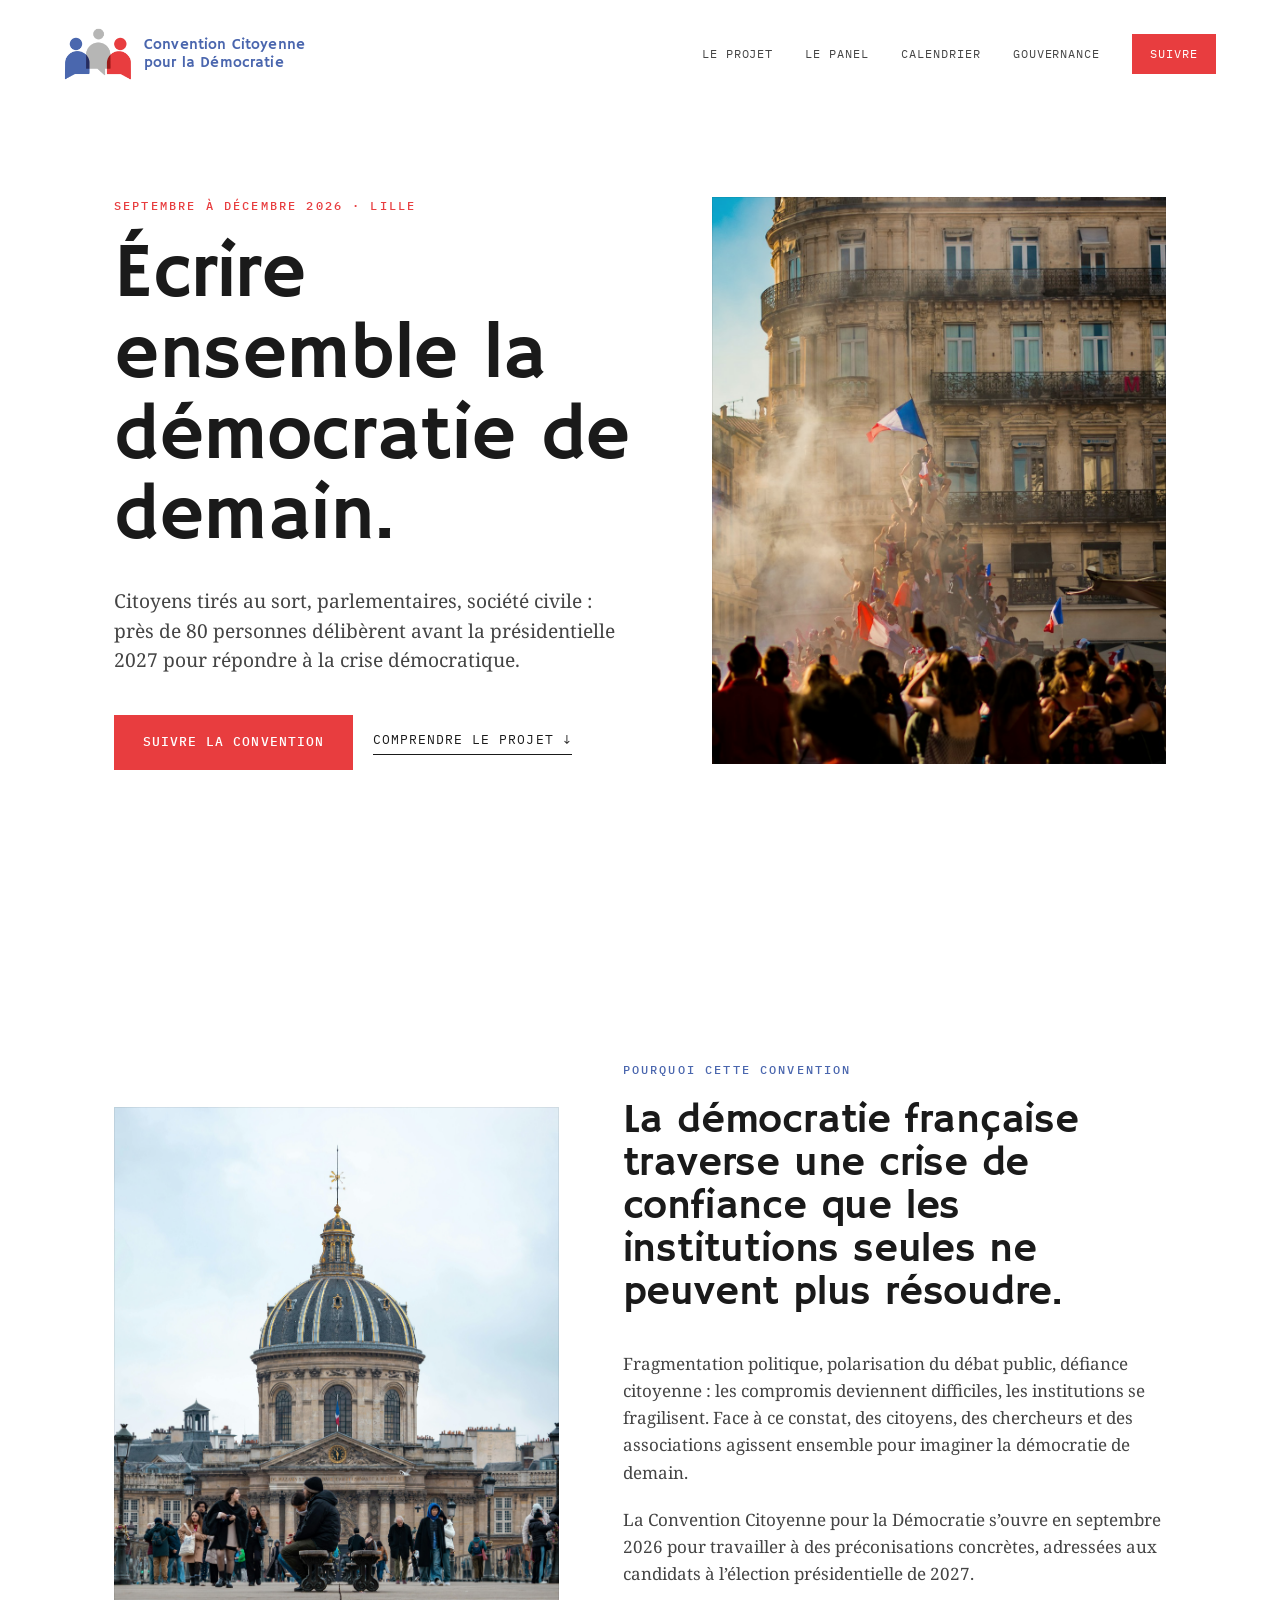
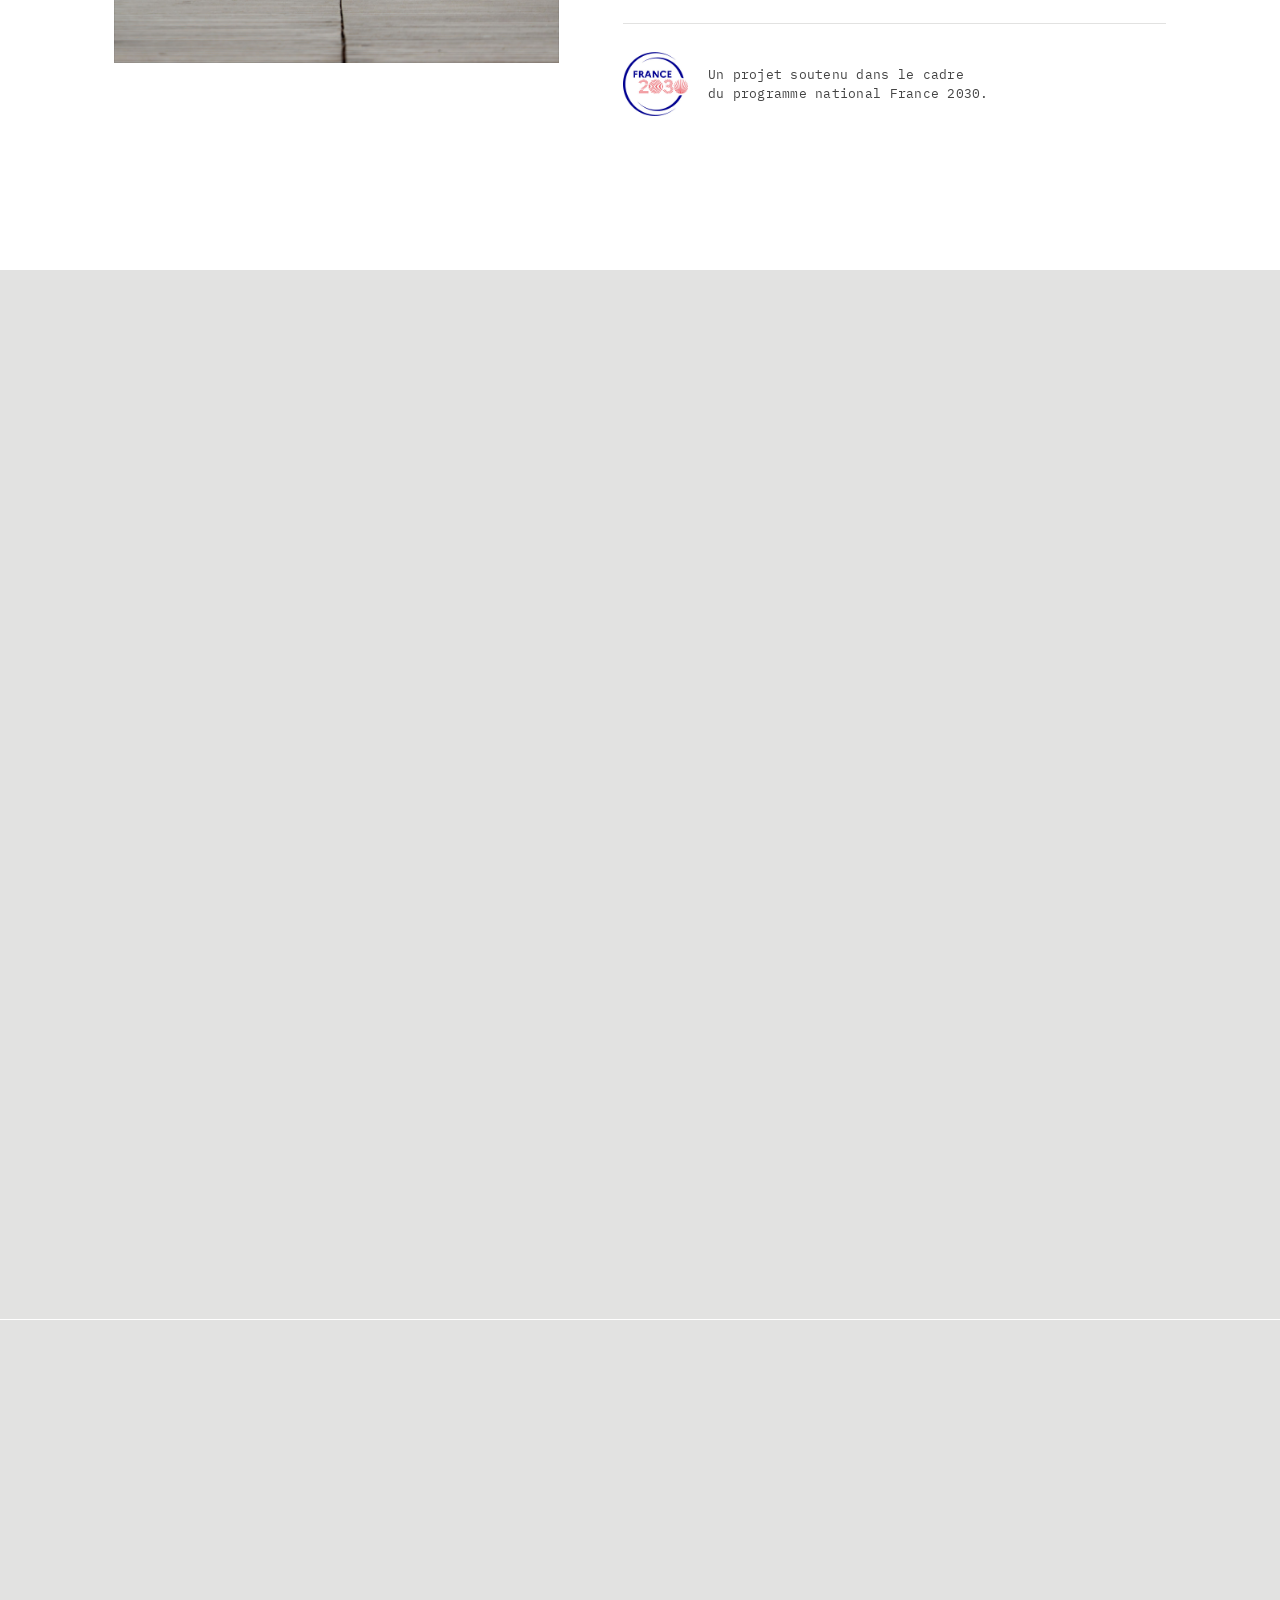
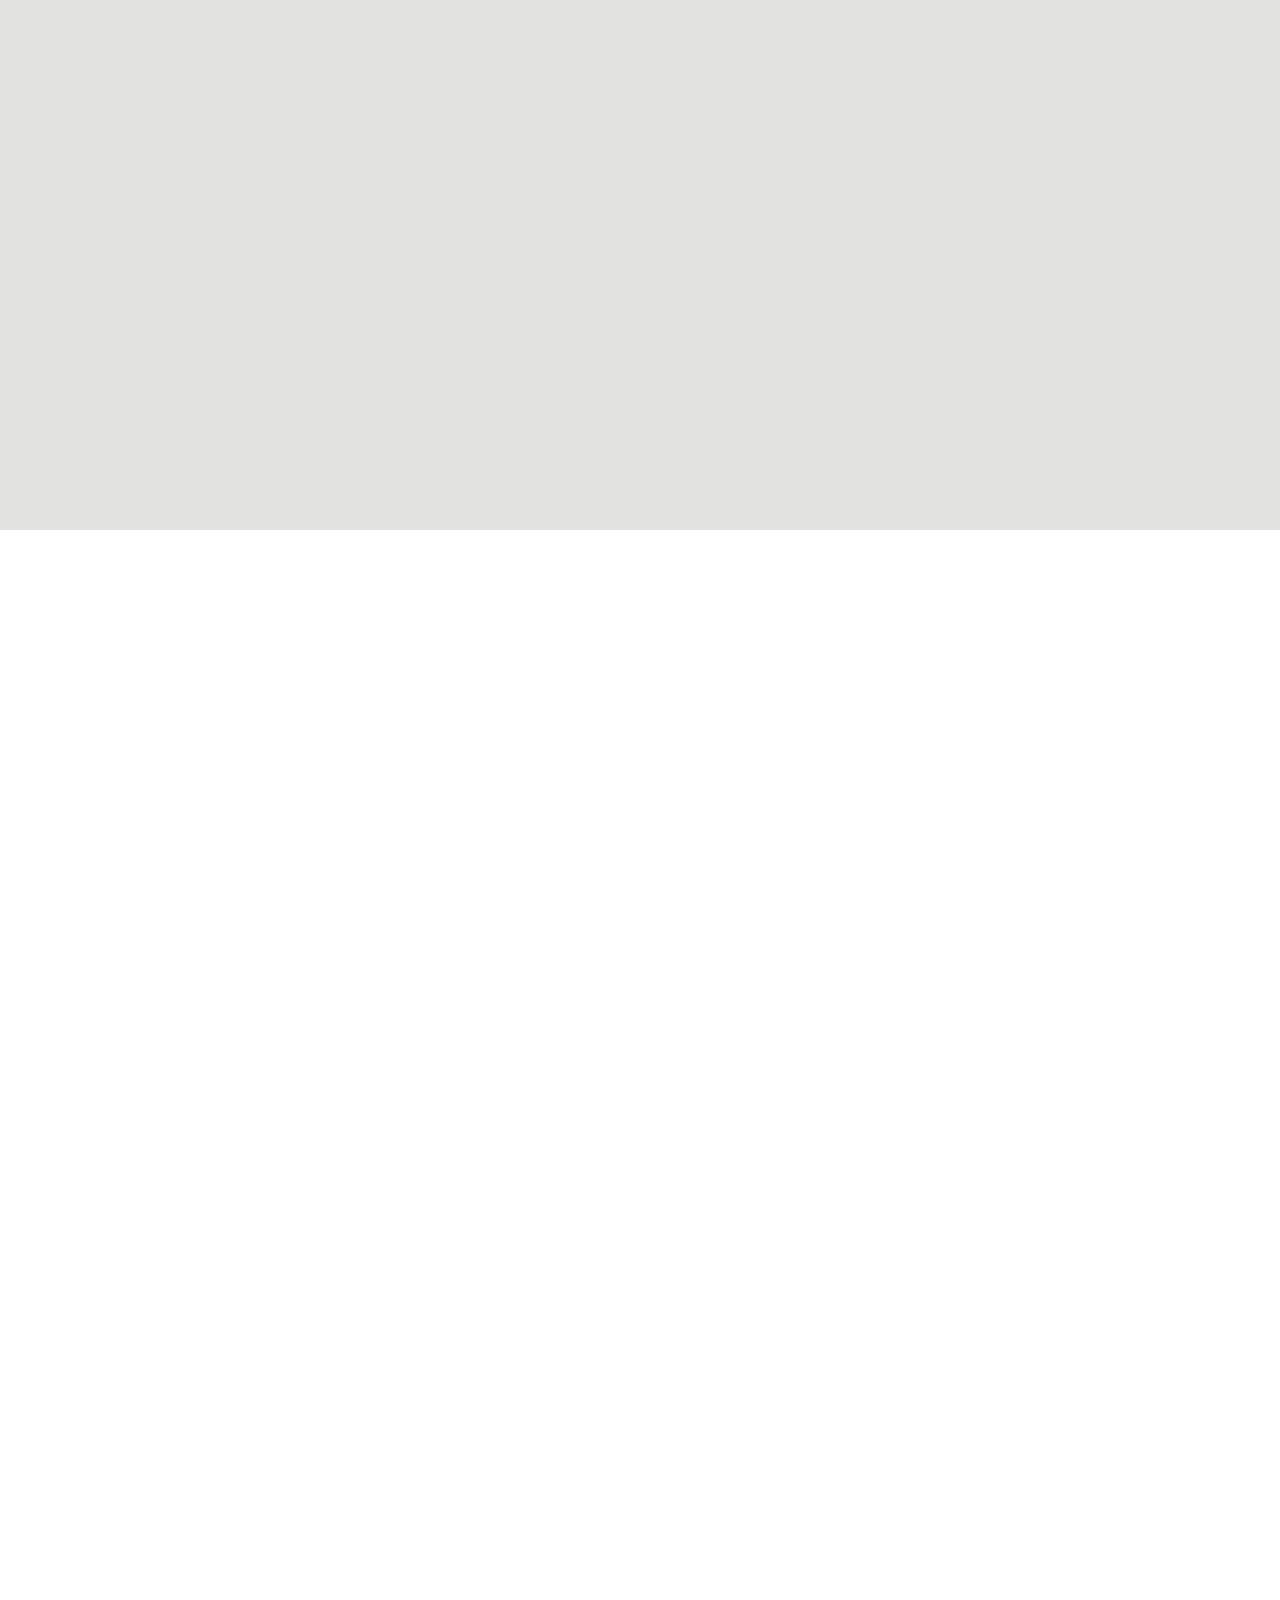
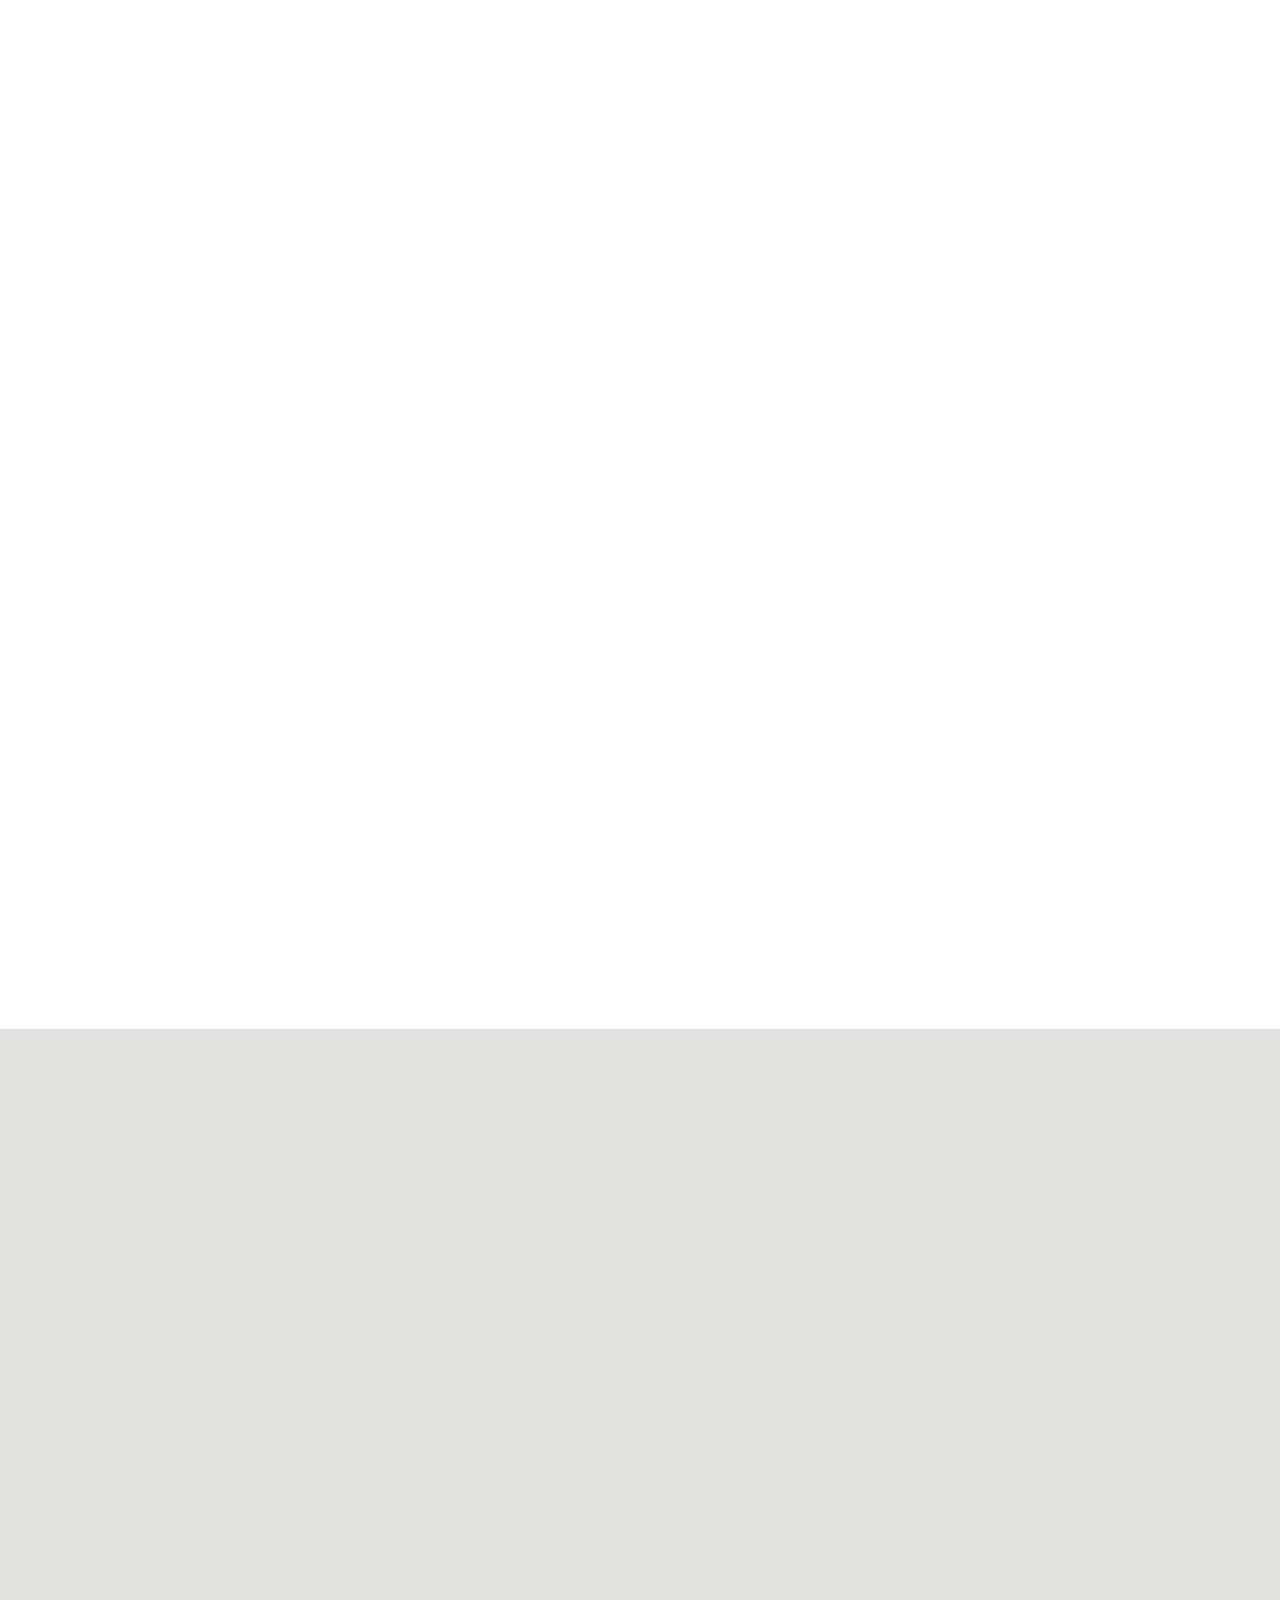
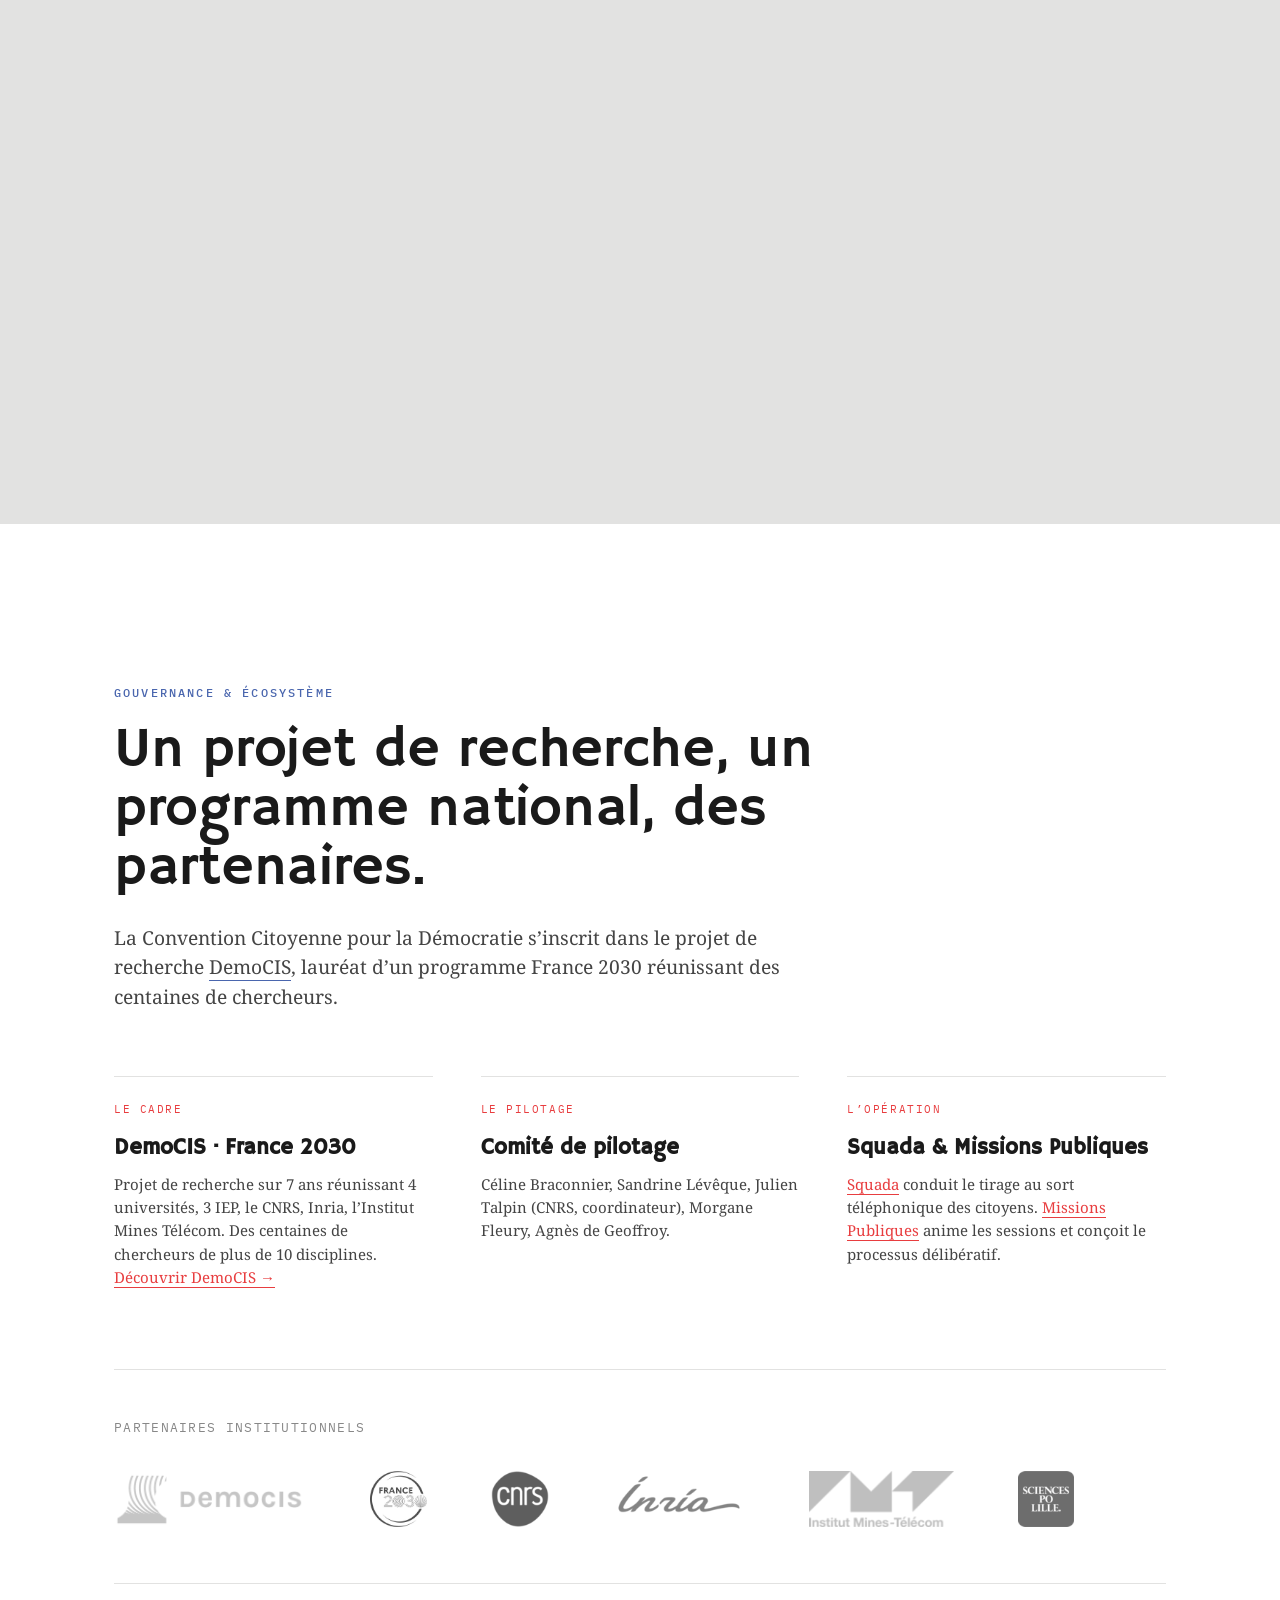
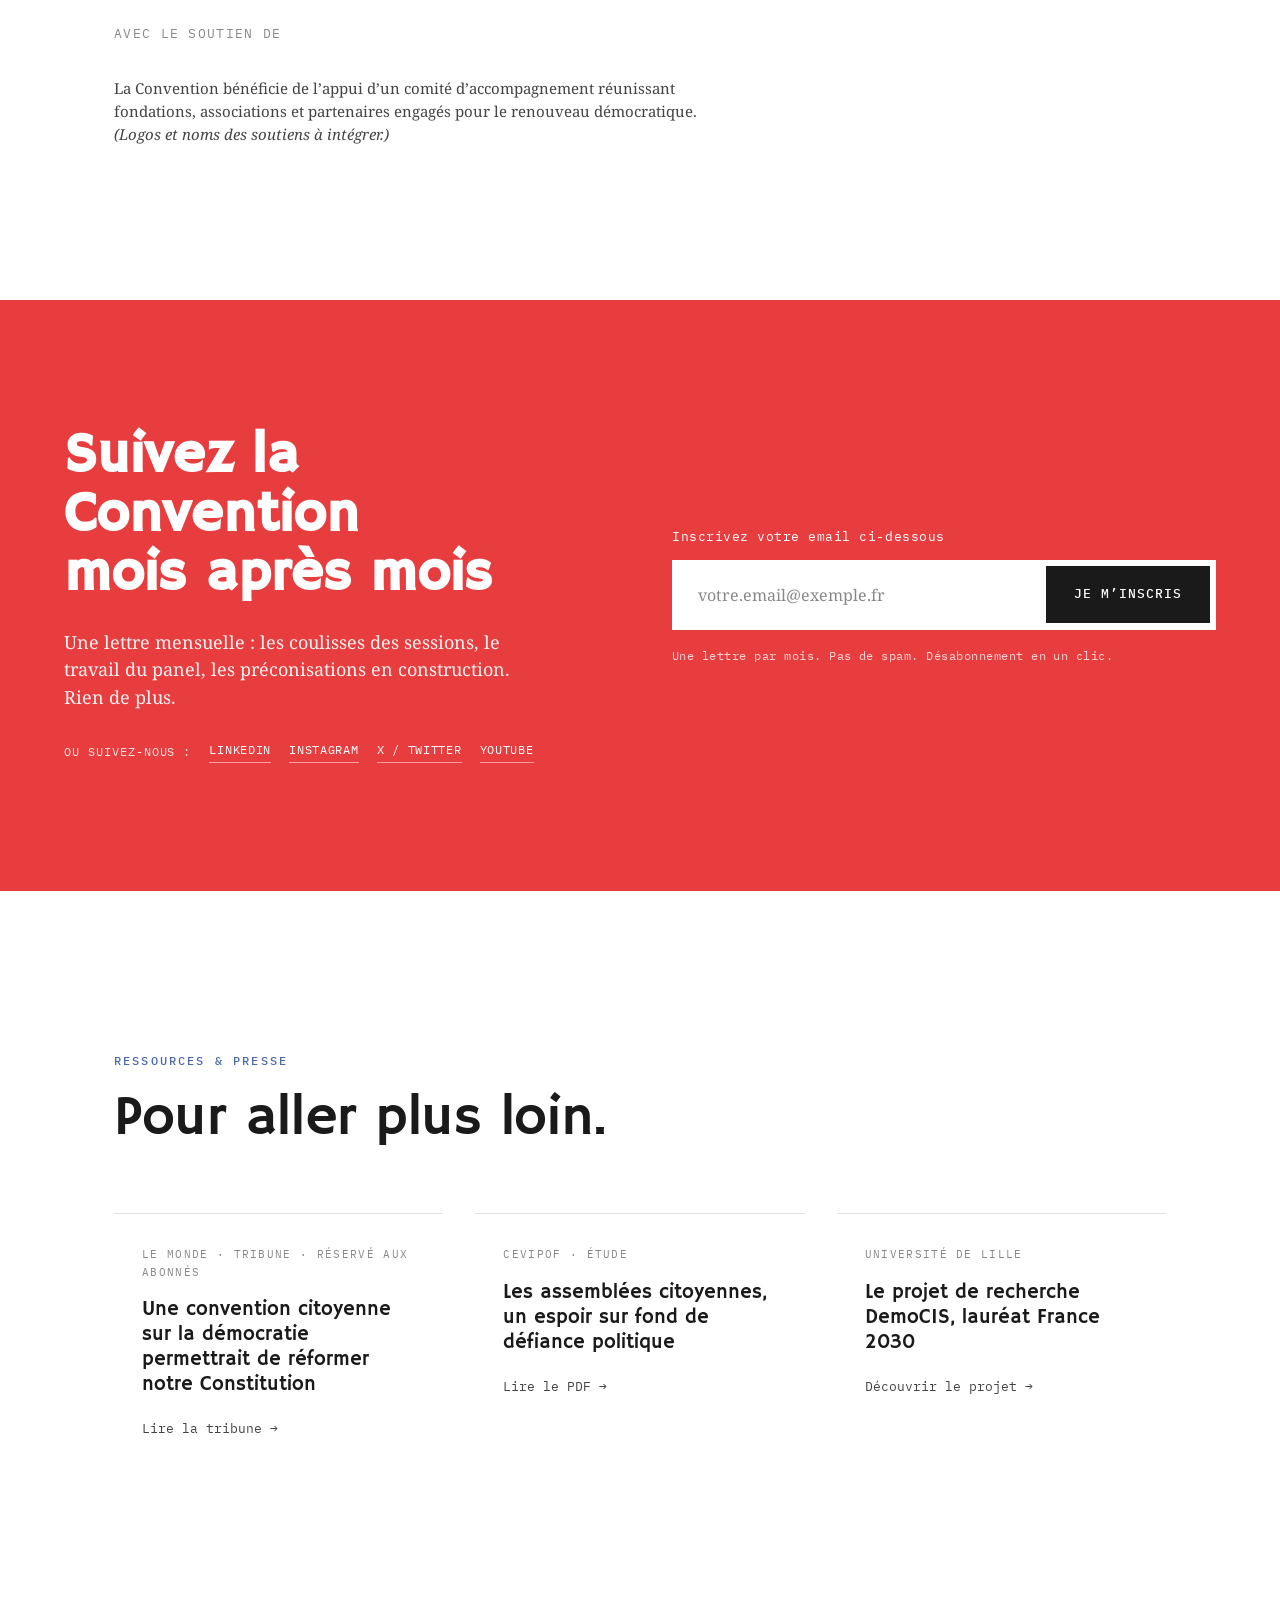
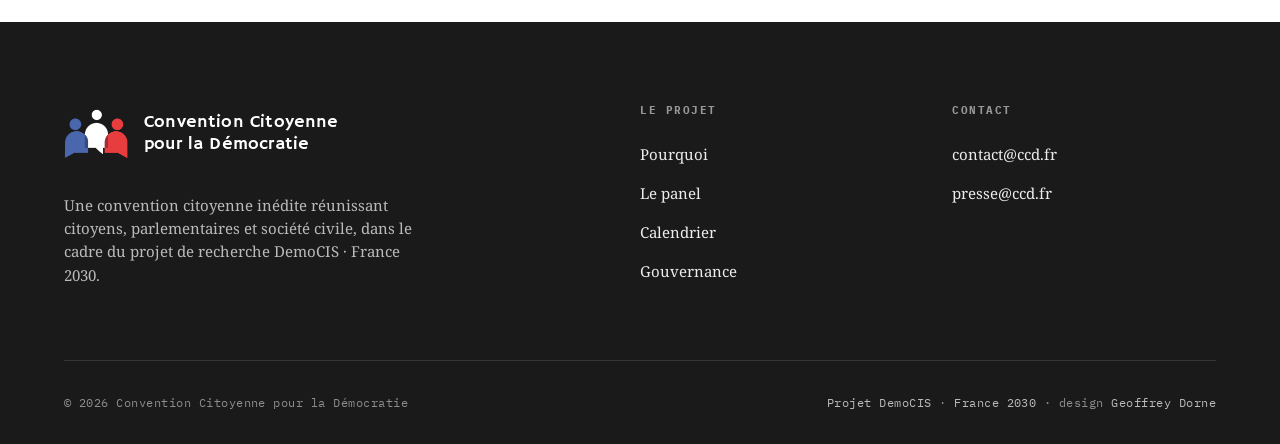
<file: roles/services/democis/templates/index.html>
<!DOCTYPE html>
<html lang="fr">
<head>
<meta charset="UTF-8">
<meta name="viewport" content="width=device-width, initial-scale=1.0">
<meta name="description" content="Convention Citoyenne pour la Démocratie. Près de 80 citoyens, parlementaires et membres de la société civile délibèrent à Lille pour répondre à la crise démocratique avant l’élection présidentielle de 2027.">
<title>Convention Citoyenne pour la Démocratie</title>

<link rel="preconnect" href="https://fonts.googleapis.com">
<link rel="preconnect" href="https://fonts.gstatic.com" crossorigin>
<link href="https://fonts.googleapis.com/css2?family=Hammersmith+One&family=Noto+Serif:ital,wght@0,400;0,600;0,700;1,400&family=IBM+Plex+Mono:wght@400;500&display=swap" rel="stylesheet">
<link rel="stylesheet" href="https://sibforms.com/forms/end-form/build/sib-styles.css">
<style>
/* =========================================================================
   TOKENS
   ========================================================================= */
:root {
  --rouge: #e83d3f;
  --bleu: #4a66ae;
  --gris: #e2e2e1;
  --gris-fonce: #888;
  --encre: #1a1a1a;
  --encre-doux: #444;
  --blanc: #ffffff;

  --font-title: 'Hammersmith One', sans-serif;
  --font-body: 'Noto Serif', Georgia, serif;
  --font-tech: 'IBM Plex Mono', monospace;

  --max-width: 1180px;
  --max-text: 680px;

  --section-pad-y: clamp(80px, 12vw, 160px);
  --section-pad-x: clamp(24px, 5vw, 64px);

  --ease: cubic-bezier(0.22, 0.61, 0.36, 1);
}

/* =========================================================================
   RESET
   ========================================================================= */
*, *::before, *::after { box-sizing: border-box; margin: 0; padding: 0; }
html { scroll-behavior: smooth; }
body {
  font-family: var(--font-body);
  color: var(--encre);
  background: var(--blanc);
  font-size: 17px;
  line-height: 1.6;
  -webkit-font-smoothing: antialiased;
  text-rendering: optimizeLegibility;
}
img { max-width: 100%; height: auto; display: block; }
a { color: inherit; text-decoration: none; }
button { font: inherit; cursor: pointer; border: none; background: none; }
ul, ol { list-style: none; }

/* =========================================================================
   TYPOGRAPHIE
   ========================================================================= */
.title {
  font-family: var(--font-title);
  font-weight: 400;
  line-height: 1.05;
  letter-spacing: -0.005em;
  color: var(--encre);
}
.hero-title { font-size: clamp(48px, 6vw, 88px); }
.section-title { font-size: clamp(34px, 4.5vw, 56px); }
.sub-title { font-size: clamp(22px, 2.4vw, 30px); line-height: 1.2; }

.eyebrow {
  font-family: var(--font-tech);
  font-size: 12px;
  font-weight: 500;
  letter-spacing: 0.18em;
  text-transform: uppercase;
  color: var(--rouge);
  margin-bottom: 20px;
  display: inline-block;
}
.eyebrow.bleu { color: var(--bleu); }

p { font-family: var(--font-body); }
p.lead {
  font-size: clamp(19px, 1.5vw, 22px);
  line-height: 1.55;
  color: var(--encre-doux);
}

.tech {
  font-family: var(--font-tech);
  font-feature-settings: "tnum";
}

/* =========================================================================
   LAYOUT
   ========================================================================= */
.wrap {
  max-width: var(--max-width);
  margin: 0 auto;
  padding: 0 var(--section-pad-x);
}

.section {
  padding-top: var(--section-pad-y);
  padding-bottom: var(--section-pad-y);
}
.section.tight { padding-top: 80px; padding-bottom: 80px; }
.section.grey { background: var(--gris); }

/* =========================================================================
   NAV
   ========================================================================= */
.nav {
  position: fixed;
  top: 0; left: 0; right: 0;
  z-index: 100;
  padding: 20px var(--section-pad-x);
  display: flex;
  align-items: center;
  justify-content: space-between;
  background: rgba(255,255,255,0);
  backdrop-filter: blur(0px);
  -webkit-backdrop-filter: blur(0px);
  transition: background 0.4s var(--ease), backdrop-filter 0.4s var(--ease), padding 0.3s var(--ease), border-color 0.4s var(--ease);
  border-bottom: 1px solid transparent;
}
.nav.scrolled {
  background: rgba(255,255,255,0.92);
  backdrop-filter: blur(12px);
  -webkit-backdrop-filter: blur(12px);
  padding-top: 14px;
  padding-bottom: 14px;
  border-bottom-color: var(--gris);
}
.nav-logo {
  display: flex;
  align-items: center;
  gap: 12px;
}
.nav-logo img {
  height: 68px;
  width: auto;
  transition: height 0.3s var(--ease);
}
.nav.scrolled .nav-logo img { height: 52px; }
.nav-logo-text {
  font-family: var(--font-title);
  font-size: 15px;
  line-height: 1.2;
  color: var(--bleu);
  max-width: 180px;
  letter-spacing: 0.01em;
}
.nav-links {
  display: flex;
  gap: 32px;
  align-items: center;
}
.nav-links a {
  font-family: var(--font-tech);
  font-size: 12px;
  letter-spacing: 0.08em;
  text-transform: uppercase;
  color: var(--encre-doux);
  position: relative;
  padding: 4px 0;
  transition: color 0.2s var(--ease);
}
.nav-links a::after {
  content: '';
  position: absolute;
  left: 0; bottom: -2px;
  height: 1px;
  width: 0;
  background: var(--rouge);
  transition: width 0.25s var(--ease);
}
.nav-links a:hover {
  color: var(--rouge);
}
.nav-links a:hover::after {
  width: 100%;
}
/* Scrollspy : section active sur fond rouge */
.nav-links a.active {
  color: var(--blanc);
  background: var(--rouge);
  padding: 6px 12px;
}
.nav-links a.active:hover {
  color: var(--blanc);
  background: #c52f31;
}
.nav-links a.active::after {
  display: none;
}
.nav-cta {
  font-family: var(--font-tech);
  font-size: 12px;
  letter-spacing: 0.08em;
  text-transform: uppercase;
  background: var(--rouge);
  color: var(--blanc) !important;
  padding: 10px 18px !important;
}
.nav-cta::after { display: none !important; }
.nav-cta:hover { background: #c52f31; color: var(--blanc); }

@media (max-width: 880px) {
  .nav-links { gap: 18px; }
  .nav-links a:not(.nav-cta) { display: none; }
  .nav-logo-text { display: none; }
}

/* =========================================================================
   HERO
   ========================================================================= */
.hero {
  min-height: 100vh;
  padding-top: 140px;
  padding-bottom: 80px;
  display: flex;
  align-items: center;
  position: relative;
  overflow: hidden;
}
.hero-grid {
  display: grid;
  grid-template-columns: 1.15fr 1fr;
  gap: clamp(40px, 6vw, 96px);
  align-items: center;
  width: 100%;
}
.hero-content { max-width: 620px; }
.hero-content .eyebrow { opacity: 0; transform: translateY(12px); animation: fadeUp 0.7s var(--ease) 0.2s forwards; }
.hero-content .hero-title { opacity: 0; transform: translateY(20px); animation: fadeUp 0.9s var(--ease) 0.4s forwards; }
.hero-content .hero-lead { opacity: 0; transform: translateY(20px); animation: fadeUp 0.9s var(--ease) 0.65s forwards; margin-top: 28px; }
.hero-content .hero-actions { opacity: 0; transform: translateY(20px); animation: fadeUp 0.9s var(--ease) 0.85s forwards; margin-top: 40px; display: flex; gap: 20px; align-items: center; flex-wrap: wrap; }

@keyframes fadeUp {
  to { opacity: 1; transform: translateY(0); }
}

.hero-image {
  position: relative;
  aspect-ratio: 4/5;
  overflow: hidden;
  opacity: 0;
  transform: translateY(40px) scale(0.98);
  animation: heroImg 1.2s var(--ease) 0.3s forwards;
}
.hero-image img {
  width: 100%; height: 100%;
  object-fit: cover;
  filter: saturate(0.92);
  transition: transform 6s var(--ease);
}
.hero-image:hover img { transform: scale(1.04); }
.hero-image::after {
  content: '';
  position: absolute;
  inset: 0;
  border: 1px solid rgba(26,26,26,0.08);
  pointer-events: none;
}
@keyframes heroImg {
  to { opacity: 1; transform: translateY(0) scale(1); }
}

@media (max-width: 880px) {
  .hero-grid { grid-template-columns: 1fr; gap: 48px; }
  .hero-image { aspect-ratio: 1/1; max-height: 500px; }
  .hero { min-height: auto; padding-top: 120px; }
}

/* =========================================================================
   BOUTONS
   ========================================================================= */
.btn {
  display: inline-flex;
  align-items: center;
  gap: 10px;
  padding: 16px 28px;
  font-family: var(--font-tech);
  font-size: 13px;
  letter-spacing: 0.08em;
  text-transform: uppercase;
  font-weight: 500;
  transition: background 0.2s var(--ease), color 0.2s var(--ease), transform 0.2s var(--ease);
  border: 1.5px solid transparent;
}
.btn-primary {
  background: var(--rouge);
  color: var(--blanc);
}
.btn-primary:hover {
  background: #c52f31;
  transform: translateY(-2px);
}
.btn-ghost {
  background: transparent;
  color: var(--encre);
  border-color: var(--encre);
}
.btn-ghost:hover {
  background: var(--encre);
  color: var(--blanc);
}
.btn-link {
  font-family: var(--font-tech);
  font-size: 13px;
  letter-spacing: 0.08em;
  text-transform: uppercase;
  color: var(--encre);
  position: relative;
  padding-bottom: 4px;
  border-bottom: 1px solid var(--encre);
  transition: color 0.2s, border-color 0.2s;
}
.btn-link:hover { color: var(--rouge); border-color: var(--rouge); }

/* =========================================================================
   REVEAL ANIMATIONS
   ========================================================================= */
.reveal {
  opacity: 0;
  transform: translateY(28px);
  transition: opacity 0.9s var(--ease), transform 0.9s var(--ease);
}
.reveal.in-view {
  opacity: 1;
  transform: translateY(0);
}
.reveal-stagger > * {
  opacity: 0;
  transform: translateY(28px);
  transition: opacity 0.8s var(--ease), transform 0.8s var(--ease);
}
.reveal-stagger.in-view > * { opacity: 1; transform: translateY(0); }
.reveal-stagger.in-view > *:nth-child(1) { transition-delay: 0s; }
.reveal-stagger.in-view > *:nth-child(2) { transition-delay: 0.08s; }
.reveal-stagger.in-view > *:nth-child(3) { transition-delay: 0.16s; }
.reveal-stagger.in-view > *:nth-child(4) { transition-delay: 0.24s; }
.reveal-stagger.in-view > *:nth-child(5) { transition-delay: 0.32s; }
.reveal-stagger.in-view > *:nth-child(6) { transition-delay: 0.40s; }

/* =========================================================================
   SECTION : INTRO NARRATIVE
   ========================================================================= */
.intro-narrative {
  max-width: 820px;
  margin: 0 auto;
}
.intro-narrative .section-title { margin-bottom: 36px; }
.intro-narrative p {
  font-size: clamp(19px, 1.4vw, 22px);
  line-height: 1.6;
  color: var(--encre-doux);
}
.intro-narrative p + p { margin-top: 20px; }

/* Mise en page deux colonnes : texte + illustration */
.intro-grid {
  display: grid;
  grid-template-columns: 0.9fr 1.1fr;
  gap: clamp(40px, 5vw, 80px);
  align-items: center;
}
.intro-grid .intro-narrative { max-width: 620px; margin: 0; }
.intro-grid .section-title { font-size: clamp(28px, 3.2vw, 42px); }
.intro-grid p { font-size: clamp(17px, 1.2vw, 19px); }
.intro-media {
  position: relative;
  aspect-ratio: 4/5;
  overflow: hidden;
}
.intro-media img {
  width: 100%; height: 100%;
  object-fit: cover;
  filter: saturate(0.92);
}
.intro-media::after {
  content: '';
  position: absolute;
  inset: 0;
  border: 1px solid rgba(26,26,26,0.08);
  pointer-events: none;
}
/* Bandeau « dans le cadre de » France 2030 */
.intro-france2030 {
  display: flex;
  align-items: center;
  gap: 20px;
  margin-top: 36px;
  padding-top: 28px;
  border-top: 1px solid var(--gris);
}
.intro-france2030 img {
  height: 64px;
  width: auto;
}
.intro-france2030 span {
  font-family: var(--font-tech);
  font-size: 13px;
  line-height: 1.5;
  color: var(--encre-doux);
  letter-spacing: 0.02em;
}
@media (max-width: 880px) {
  .intro-grid { grid-template-columns: 1fr; gap: 40px; }
  .intro-media { aspect-ratio: 16/10; }
}

/* =========================================================================
   SECTION : 6 POINTS
   ========================================================================= */
.points-header {
  display: grid;
  grid-template-columns: 1fr 1fr;
  gap: 64px;
  align-items: end;
  margin-bottom: 80px;
}
.points-header .section-title { max-width: 460px; }
.points-header p { color: var(--encre-doux); max-width: 420px; }
.points-grid {
  display: grid;
  grid-template-columns: repeat(3, 1fr);
  gap: 20px;
}
.point {
  background: var(--blanc);
  padding: 36px 32px;
  position: relative;
  overflow: hidden;
  transition: transform 0.3s var(--ease), box-shadow 0.3s var(--ease);
}
.point::before {
  content: '';
  position: absolute;
  top: 0; left: 0; right: 0;
  height: 14px;
  background: linear-gradient(to bottom, rgba(232,61,63,0.45), rgba(232,61,63,0));
  pointer-events: none;
}
.point:nth-child(3n+2)::before {
  background: linear-gradient(to bottom, rgba(74,102,174,0.45), rgba(74,102,174,0));
}
.point:hover {
  transform: translateY(-4px);
  box-shadow: 0 18px 40px -20px rgba(0,0,0,0.18);
}
.point-num {
  font-family: var(--font-tech);
  font-size: 13px;
  color: var(--rouge);
  letter-spacing: 0.08em;
  margin-bottom: 18px;
}
.point:nth-child(3n+2) .point-num { color: var(--bleu); }
.point-title {
  font-family: var(--font-title);
  font-size: 22px;
  line-height: 1.2;
  margin-bottom: 14px;
  color: var(--encre);
  max-width: 280px;
}
.point-desc {
  font-size: 15px;
  line-height: 1.55;
  color: var(--encre-doux);
}

@media (max-width: 880px) {
  .points-header { grid-template-columns: 1fr; gap: 24px; margin-bottom: 48px; }
  .points-grid { grid-template-columns: 1fr; gap: 16px; }
  .point { padding: 28px 24px; }
}

/* Séparateur ligne blanche fine entre 6 points et Panel */
.section-divider { background: var(--blanc); height: 1px; }
.section.grey:has(+ .section-divider) { padding-bottom: 56px; }
.section-divider + .panel-section { padding-top: 56px; }

/* =========================================================================
   SECTION : PANEL
   ========================================================================= */
.panel-section { background: var(--gris); }
.panel-grid {
  display: grid;
  grid-template-columns: 1fr 1fr;
  gap: 80px;
  align-items: center;
}
.panel-text .section-title { margin-bottom: 28px; }
.panel-text p { color: var(--encre-doux); max-width: 460px; }

.panel-numbers {
  display: grid;
  gap: 24px;
}
.panel-card {
  background: var(--blanc);
  padding: 36px 40px;
  display: grid;
  grid-template-columns: clamp(96px, 11vw, 130px) 1fr;
  gap: 32px;
  align-items: center;
  transition: transform 0.3s var(--ease), box-shadow 0.3s var(--ease);
}
.panel-card:hover {
  transform: translateY(-4px);
  box-shadow: 0 18px 40px -20px rgba(0,0,0,0.18);
}
.panel-card-num {
  font-family: var(--font-title);
  font-size: clamp(64px, 8vw, 96px);
  line-height: 0.9;
  color: var(--rouge);
  text-align: center;
}
.panel-card:nth-child(2) .panel-card-num { color: var(--bleu); }
.panel-card:nth-child(3) .panel-card-num { color: var(--encre); }

.panel-card-label {
  font-family: var(--font-title);
  font-size: 18px;
  margin-bottom: 8px;
  color: var(--encre);
}
.panel-card-desc {
  font-size: 14px;
  line-height: 1.5;
  color: var(--encre-doux);
}

@media (max-width: 880px) {
  .panel-grid { grid-template-columns: 1fr; gap: 48px; }
  .panel-card { padding: 28px 24px; gap: 20px; }
}

/* =========================================================================
   SECTION : BANDEAU IMAGE PLEINE LARGEUR
   ========================================================================= */
.full-image {
  width: 100%;
  height: clamp(280px, 50vh, 520px);
  overflow: hidden;
  position: relative;
}
.full-image img {
  width: 100%; height: 100%;
  object-fit: cover;
  transition: transform 1.8s var(--ease);
}
.full-image:hover img { transform: scale(1.03); }

/* =========================================================================
   SECTION : CALENDRIER
   ========================================================================= */
.calendar-grid {
  display: grid;
  grid-template-columns: repeat(4, 1fr);
  gap: 24px;
  margin-top: 64px;
}
.session {
  padding: 32px 24px;
  border-top: 3px solid var(--rouge);
  background: var(--blanc);
  transition: transform 0.3s var(--ease), border-color 0.3s var(--ease);
}
.session:nth-child(2) { border-top-color: var(--bleu); }
.session:nth-child(3) { border-top-color: var(--rouge); }
.session:nth-child(4) { border-top-color: var(--bleu); }
.session:hover { transform: translateY(-6px); }
.session-num {
  font-family: var(--font-tech);
  font-size: 12px;
  letter-spacing: 0.12em;
  color: var(--gris-fonce);
  margin-bottom: 16px;
}
.session-date {
  font-family: var(--font-title);
  font-size: 28px;
  line-height: 1.15;
  color: var(--encre);
  margin-bottom: 8px;
}
.session-month {
  font-family: var(--font-tech);
  font-size: 13px;
  color: var(--encre-doux);
}
.calendar-footer {
  margin-top: 56px;
  padding-top: 32px;
  border-top: 1px solid var(--gris);
  display: flex;
  justify-content: space-between;
  align-items: center;
  flex-wrap: wrap;
  gap: 16px;
  font-family: var(--font-tech);
  font-size: 14px;
  color: var(--encre-doux);
}

/* Photo du lieu (Atelier, Sciences Po Lille) */
.venue-figure {
  margin-top: 48px;
  position: relative;
}
.venue-figure img {
  width: 100%;
  height: clamp(260px, 42vh, 460px);
  object-fit: cover;
}
.venue-figure figcaption {
  margin-top: 12px;
  font-family: var(--font-tech);
  font-size: 12px;
  letter-spacing: 0.06em;
  color: var(--gris-fonce);
  text-transform: uppercase;
}

/* Jalons clés mis en avant : recrutement & propositions */
.calendar-milestones {
  margin-top: 56px;
  display: grid;
  grid-template-columns: 1fr 1fr;
  gap: 24px;
}
.milestone {
  background: var(--encre);
  color: var(--blanc);
  padding: 32px 36px;
}
.milestone:nth-child(2) { background: var(--rouge); }
.milestone-label {
  font-family: var(--font-tech);
  font-size: 12px;
  letter-spacing: 0.14em;
  text-transform: uppercase;
  color: rgba(255,255,255,0.7);
  margin-bottom: 12px;
}
.milestone-title {
  font-family: var(--font-title);
  font-size: 24px;
  line-height: 1.15;
  margin-bottom: 8px;
}
.milestone-date {
  font-family: var(--font-tech);
  font-size: 15px;
  color: var(--blanc);
}
@media (max-width: 880px) {
  .calendar-grid { grid-template-columns: 1fr 1fr; gap: 16px; }
  .calendar-milestones { grid-template-columns: 1fr; gap: 16px; }
}

/* =========================================================================
   SECTION : LIVRABLE
   ========================================================================= */
.livrable-grid {
  display: grid;
  grid-template-columns: 1fr 1fr;
  gap: 80px;
  align-items: center;
}
.livrable-img {
  aspect-ratio: 5/6;
  overflow: hidden;
  position: relative;
}
.livrable-img img {
  width: 100%; height: 100%;
  object-fit: cover;
}
.livrable-text .section-title { margin-bottom: 32px; }
.livrable-text p { color: var(--encre-doux); max-width: 480px; margin-bottom: 16px; }
.livrable-quote {
  margin-top: 40px;
  padding-left: 24px;
  border-left: 3px solid var(--rouge);
  font-style: italic;
  font-size: 18px;
  color: var(--encre);
  max-width: 480px;
}
@media (max-width: 880px) {
  .livrable-grid { grid-template-columns: 1fr; gap: 48px; }
}

/* =========================================================================
   SECTION : GOUVERNANCE
   ========================================================================= */
.gov-header {
  max-width: 720px;
  margin-bottom: 64px;
}
.gov-cols {
  display: grid;
  grid-template-columns: repeat(3, 1fr);
  gap: 48px;
}
.gov-col {
  padding-top: 24px;
  border-top: 1px solid var(--gris);
}
.gov-col-label {
  font-family: var(--font-tech);
  font-size: 11px;
  letter-spacing: 0.14em;
  text-transform: uppercase;
  color: var(--rouge);
  margin-bottom: 16px;
}
.gov-col h3 {
  font-family: var(--font-title);
  font-size: 22px;
  line-height: 1.2;
  margin-bottom: 12px;
  color: var(--encre);
}
.gov-col p {
  font-size: 15px;
  line-height: 1.55;
  color: var(--encre-doux);
}
.gov-partners {
  margin-top: 80px;
  padding-top: 48px;
  border-top: 1px solid var(--gris);
}
.gov-partners-label {
  font-family: var(--font-tech);
  font-size: 13px;
  color: var(--gris-fonce);
  text-transform: uppercase;
  letter-spacing: 0.1em;
  display: block;
  margin-bottom: 32px;
}
.gov-logos {
  display: flex;
  align-items: center;
  flex-wrap: wrap;
  gap: clamp(32px, 5vw, 64px);
}
.gov-logos img {
  height: 56px;
  width: auto;
  filter: grayscale(1);
  opacity: 0.72;
  transition: filter 0.3s var(--ease), opacity 0.3s var(--ease);
}
.gov-logos img:hover {
  filter: grayscale(0);
  opacity: 1;
}
.gov-support {
  margin-top: 56px;
  padding-top: 40px;
  border-top: 1px solid var(--gris);
}
.gov-support p {
  font-size: 15px;
  line-height: 1.55;
  color: var(--encre-doux);
  max-width: 620px;
  margin-top: 8px;
}
@media (max-width: 880px) {
  .gov-cols { grid-template-columns: 1fr; gap: 32px; }
  .gov-logos { gap: 28px; }
  .gov-logos img { height: 44px; }
}

/* =========================================================================
   SECTION : NEWSLETTER (BANDEAU DOMINANT)
   ========================================================================= */
.newsletter {
  background: var(--rouge);
  color: var(--blanc);
  padding: clamp(80px, 10vw, 140px) var(--section-pad-x);
  position: relative;
  overflow: hidden;
}
.newsletter-grid {
  max-width: var(--max-width);
  margin: 0 auto;
  display: grid;
  grid-template-columns: 1fr 1fr;
  gap: 64px;
  align-items: center;
}
.newsletter h2 {
  font-family: var(--font-title);
  font-size: clamp(36px, 4.5vw, 56px);
  line-height: 1.05;
  color: var(--blanc);
  margin-bottom: 24px;
}
.newsletter p {
  font-size: 18px;
  line-height: 1.55;
  color: rgba(255,255,255,0.92);
  max-width: 460px;
}
.newsletter-form {
  display: flex;
  flex-direction: column;
  gap: 16px;
}
.newsletter-formlabel {
  font-family: var(--font-tech);
  font-size: 13px;
  letter-spacing: 0.04em;
  color: var(--blanc);
  margin-bottom: -4px;
}
.newsletter-input {
  display: flex;
  background: var(--blanc);
  padding: 6px;
  align-items: center;
  gap: 0;
}
.newsletter-input input {
  flex: 1;
  border: none;
  background: transparent;
  padding: 18px 20px;
  font-family: var(--font-body);
  font-size: 16px;
  color: var(--encre);
  outline: none;
}
.newsletter-input input::placeholder { color: var(--gris-fonce); }
.newsletter-input button {
  background: var(--encre);
  color: var(--blanc);
  padding: 18px 28px;
  font-family: var(--font-tech);
  font-size: 13px;
  letter-spacing: 0.08em;
  text-transform: uppercase;
  font-weight: 500;
  transition: background 0.2s var(--ease);
}
.newsletter-input button:hover { background: #000; }
.newsletter small {
  display: block;
  font-family: var(--font-tech);
  font-size: 12px;
  color: rgba(255,255,255,0.78);
  letter-spacing: 0.04em;
}
.newsletter-social {
  margin-top: 28px;
  display: flex;
  align-items: center;
  gap: 18px;
  flex-wrap: wrap;
}
.newsletter-social span {
  font-family: var(--font-tech);
  font-size: 12px;
  letter-spacing: 0.08em;
  text-transform: uppercase;
  color: rgba(255,255,255,0.85);
}
.newsletter-social a {
  font-family: var(--font-tech);
  font-size: 12px;
  letter-spacing: 0.06em;
  text-transform: uppercase;
  color: var(--blanc);
  padding-bottom: 3px;
  border-bottom: 1px solid rgba(255,255,255,0.5);
  transition: border-color 0.2s var(--ease), opacity 0.2s var(--ease);
}
.newsletter-social a:hover { border-bottom-color: var(--blanc); opacity: 0.85; }
@media (max-width: 880px) {
  .newsletter-grid { grid-template-columns: 1fr; gap: 32px; }
}

.sib-form-message-panel {
  display: none;
  margin-top: 12px;
  padding: 12px 16px;
  background: rgba(255,255,255,0.15);
  color: #fff;
  font-family: var(--font-tech);
  font-size: 13px;
}

.sib-form-message-panel.sib-form-message-panel--active {
  display: block;
}

.input--hidden {
  display: none !important;
}

/* =========================================================================
   SECTION : RESSOURCES
   ========================================================================= */
.resources-grid {
  display: grid;
  grid-template-columns: repeat(3, 1fr);
  gap: 32px;
  margin-top: 64px;
}
.resource {
  display: block;
  padding: 32px 28px 28px;
  border-top: 1px solid var(--gris);
  transition: border-color 0.3s var(--ease);
  cursor: pointer;
}
.resource:hover { border-top-color: var(--rouge); }
.resource-source {
  font-family: var(--font-tech);
  font-size: 11px;
  letter-spacing: 0.12em;
  text-transform: uppercase;
  color: var(--gris-fonce);
  margin-bottom: 16px;
  transition: color 0.3s var(--ease);
}
.resource:hover .resource-source { color: var(--rouge); }
.resource-title {
  font-family: var(--font-title);
  font-size: 20px;
  line-height: 1.25;
  color: var(--encre);
  margin-bottom: 16px;
}
.resource-arrow {
  font-family: var(--font-tech);
  font-size: 13px;
  color: var(--encre-doux);
  transition: transform 0.3s var(--ease), color 0.3s var(--ease);
  display: inline-block;
}
.resource:hover .resource-arrow {
  color: var(--rouge);
  transform: translateX(6px);
}
@media (max-width: 880px) {
  .resources-grid { grid-template-columns: 1fr; gap: 0; }
  .resource { padding: 28px 0; }
}

/* =========================================================================
   FOOTER
   ========================================================================= */
.footer {
  background: var(--encre);
  color: var(--blanc);
  padding: 80px var(--section-pad-x) 32px;
}
.footer-grid {
  max-width: var(--max-width);
  margin: 0 auto;
  display: grid;
  grid-template-columns: 2fr 1fr 1fr;
  gap: 48px;
  padding-bottom: 64px;
  border-bottom: 1px solid rgba(255,255,255,0.12);
}
.footer-logo {
  display: flex;
  align-items: center;
  gap: 16px;
  margin-bottom: 28px;
}
.footer-logo img {
  height: 64px;
  width: auto;
}
.footer-logo span {
  font-family: var(--font-title);
  font-size: 18px;
  line-height: 1.2;
  color: var(--blanc);
  letter-spacing: 0.01em;
}
.footer-brand p {
  font-size: 15px;
  line-height: 1.55;
  color: rgba(255,255,255,0.7);
  max-width: 360px;
}
.footer-col h4 {
  font-family: var(--font-tech);
  font-size: 11px;
  letter-spacing: 0.14em;
  text-transform: uppercase;
  color: rgba(255,255,255,0.55);
  margin-bottom: 20px;
}
.footer-col ul li {
  margin-bottom: 12px;
}
.footer-col ul li a {
  font-family: var(--font-body);
  font-size: 15px;
  color: rgba(255,255,255,0.92);
  transition: color 0.2s;
}
.footer-col ul li a:hover { color: var(--rouge); }
.footer-bottom {
  max-width: var(--max-width);
  margin: 0 auto;
  padding-top: 32px;
  display: flex;
  justify-content: space-between;
  flex-wrap: wrap;
  gap: 16px;
  font-family: var(--font-tech);
  font-size: 12px;
  color: rgba(255,255,255,0.5);
  letter-spacing: 0.04em;
}
.footer-bottom a {
  color: rgba(255,255,255,0.7);
  border-bottom: 1px solid transparent;
  transition: color 0.2s var(--ease), border-color 0.2s var(--ease);
}
.footer-bottom a:hover {
  color: var(--rouge);
  border-bottom-color: var(--rouge);
}
@media (max-width: 880px) {
  .footer-grid { grid-template-columns: 1fr 1fr; gap: 40px; }
  .footer-brand { grid-column: 1 / -1; }
}

/* =========================================================================
   ACCESSIBILITÉ — focus
   ========================================================================= */
:focus-visible {
  outline: 2px solid var(--rouge);
  outline-offset: 3px;
}
@media (prefers-reduced-motion: reduce) {
  *, *::before, *::after {
    animation-duration: 0.01ms !important;
    animation-iteration-count: 1 !important;
    transition-duration: 0.01ms !important;
    scroll-behavior: auto !important;
  }
}
</style>
</head>

<body>

<!-- ============================ NAV ============================ -->
<nav class="nav" id="nav">
  <a href="#" class="nav-logo" aria-label="Accueil, Convention Citoyenne pour la Démocratie">
    <img src="./images/logocarre.png" alt="Convention Citoyenne pour la Démocratie">
    <span class="nav-logo-text">Convention Citoyenne<br>pour la Démocratie</span>
  </a>
  <div class="nav-links">
    <a href="#projet">Le projet</a>
    <a href="#panel">Le panel</a>
    <a href="#calendrier">Calendrier</a>
    <a href="#gouvernance">Gouvernance</a>
    <a href="#newsletter" class="nav-cta">Suivre</a>
  </div>
</nav>

<!-- ============================ HERO ============================ -->
<header class="hero">
  <div class="wrap hero-grid">
    <div class="hero-content">
      <span class="eyebrow">Septembre à décembre 2026 · Lille</span>
      <h1 class="title hero-title">Écrire ensemble la démocratie de demain.</h1>
      <p class="lead hero-lead">Citoyens tirés au sort, parlementaires, société civile : près de 80 personnes délibèrent avant la présidentielle 2027 pour répondre à la crise démocratique.</p>
      <div class="hero-actions">
        <a href="#newsletter" class="btn btn-primary">Suivre la convention</a>
        <a href="#projet" class="btn-link">Comprendre le projet ↓</a>
      </div>
    </div>
    <div class="hero-image">
      <img src="./images/1.jpg" alt="Portrait d’une participante de la Convention Citoyenne">
    </div>
  </div>
</header>

<!-- ============================ INTRO NARRATIVE ============================ -->
<section class="section" id="projet">
  <div class="wrap">
    <div class="intro-grid reveal">
      <div class="intro-media">
        <img src="./images/5.jpg" alt="Délibération citoyenne">
      </div>
      <div class="intro-narrative">
        <span class="eyebrow bleu">Pourquoi cette convention</span>
        <h2 class="title section-title">La démocratie française traverse une crise de confiance que les institutions seules ne peuvent plus résoudre.</h2>
        <p>Fragmentation politique, polarisation du débat public, défiance citoyenne : les compromis deviennent difficiles, les institutions se fragilisent. Face à ce constat, des citoyens, des chercheurs et des associations agissent ensemble pour imaginer la démocratie de demain.</p>
        <p>La Convention Citoyenne pour la Démocratie s’ouvre en septembre 2026 pour travailler à des préconisations concrètes, adressées aux candidats à l’élection présidentielle de 2027.</p>
        <div class="intro-france2030">
          <img src="./images/france_2030.jpg" alt="France 2030">
          <span>Un projet soutenu dans le cadre<br>du programme national France 2030.</span>
        </div>
      </div>
    </div>
  </div>
</section>

<!-- ============================ 6 POINTS ============================ -->
<section class="section grey">
  <div class="wrap">
    <div class="points-header reveal">
      <div>
        <span class="eyebrow">La convention en 6 points</span>
        <h2 class="title section-title">Un dispositif inédit, expliqué simplement.</h2>
      </div>
      <p>Une convention citoyenne réunit des personnes tirées au sort pour délibérer sur une question de société. Celle-ci va plus loin : pour la première fois en France, elle associe citoyens, parlementaires et société civile.</p>
    </div>

    <div class="points-grid reveal-stagger">
      <div class="point">
        <div class="point-num tech">01 · Pourquoi maintenant</div>
        <h3 class="point-title">Répondre à la crise des institutions</h3>
        <p class="point-desc">Blocages institutionnels, défiance citoyenne, fragmentation politique : l’innovation démocratique comme réponse.</p>
      </div>
      <div class="point">
        <div class="point-num tech">02 · Qui délibère</div>
        <h3 class="point-title">Près de 80 personnes, trois groupes</h3>
        <p class="point-desc">50 citoyens tirés au sort, 11 parlementaires transpartisans et une vingtaine de membres de la société civile.</p>
      </div>
      <div class="point">
        <div class="point-num tech">03 · Un dispositif inédit</div>
        <h3 class="point-title">Une première en France</h3>
        <p class="point-desc">Pour la première fois, citoyens et élus délibèrent ensemble pour imaginer le futur de la démocratie.</p>
      </div>
      <div class="point">
        <div class="point-num tech">04 · Sur quoi</div>
        <h3 class="point-title">Trois grands chantiers</h3>
        <p class="point-desc">La fabrique de la décision publique, l’équilibre des pouvoirs, la représentation politique.</p>
      </div>
      <div class="point">
        <div class="point-num tech">05 · Comment</div>
        <h3 class="point-title">Quatre week-ends à Lille</h3>
        <p class="point-desc">Le samedi et le dimanche, de septembre à décembre 2026. Un travail itératif, session après session, qui se construit pas à pas.</p>
      </div>
      <div class="point">
        <div class="point-num tech">06 · Pour quoi faire</div>
        <h3 class="point-title">Des propositions pour 2027</h3>
        <p class="point-desc">Des préconisations remises aux candidats à l’élection présidentielle pour nourrir le débat public.</p>
      </div>
    </div>
  </div>
</section>

<div class="section-divider"></div>

<!-- ============================ PANEL ============================ -->
<section class="section panel-section" id="panel">
  <div class="wrap">
    <div class="panel-grid">
      <div class="panel-text reveal">
        <span class="eyebrow bleu">Le panel</span>
        <h2 class="title section-title">Trois groupes, une même table.</h2>
        <p>Le panel mixte de la Convention rassemble des expériences qui se croisent peu dans le débat public. Cette composition permet de construire des recommandations légitimes et largement appropriables.</p>
        <div style="margin-top: 32px;">
          <a href="#calendrier" class="btn-link">Voir comment ils se rencontrent →</a>
        </div>
      </div>

      <div class="panel-numbers reveal-stagger">
        <div class="panel-card">
          <div class="panel-card-num tech" data-count="50">50</div>
          <div>
            <div class="panel-card-label">Citoyens tirés au sort</div>
            <p class="panel-card-desc">Sélectionnés sur 7 critères socio-démographiques. Contactés par téléphone, libres d’accepter.</p>
          </div>
        </div>
        <div class="panel-card">
          <div class="panel-card-num tech" data-count="11">11</div>
          <div>
            <div class="panel-card-label">Parlementaires transpartisans</div>
            <p class="panel-card-desc">Un membre désigné par chacun des groupes de l’Assemblée nationale.</p>
          </div>
        </div>
        <div class="panel-card">
          <div class="panel-card-num tech" data-count="20">20</div>
          <div>
            <div class="panel-card-label">Membres de la société civile</div>
            <p class="panel-card-desc">Une vingtaine de personnes, issues notamment du Conseil Économique, Social et Environnemental (CESE).</p>
          </div>
        </div>
      </div>
    </div>
  </div>
</section>

<!-- ============================ BANDEAU IMAGE ============================ -->
<div class="full-image reveal">
  <img src="./images/2.jpg" alt="">
</div>

<!-- ============================ CALENDRIER ============================ -->
<section class="section" id="calendrier">
  <div class="wrap">
    <div class="reveal" style="max-width: 720px;">
      <span class="eyebrow">Le calendrier</span>
      <h2 class="title section-title">Quatre week-ends à Lille, de septembre à décembre 2026.</h2>
      <p class="lead" style="margin-top: 24px;">La Convention se tient sur quatre week-ends, le samedi et le dimanche, dans la même ville, pour permettre une construction continue des propositions.</p>
    </div>

    <div class="calendar-grid reveal-stagger">
      <div class="session">
        <div class="session-num tech">SESSION 01</div>
        <div class="session-date title">12.13</div>
        <div class="session-month tech">Septembre 2026</div>
      </div>
      <div class="session">
        <div class="session-num tech">SESSION 02</div>
        <div class="session-date title">10.11</div>
        <div class="session-month tech">Octobre 2026</div>
      </div>
      <div class="session">
        <div class="session-num tech">SESSION 03</div>
        <div class="session-date title">14.15</div>
        <div class="session-month tech">Novembre 2026</div>
      </div>
      <div class="session">
        <div class="session-num tech">SESSION 04</div>
        <div class="session-date title">12.13</div>
        <div class="session-month tech">Décembre 2026</div>
      </div>
    </div>

    <figure class="venue-figure reveal">
      <img src="./images/science-po.jpg" alt="L’Atelier de Sciences Po Lille, lieu où se tiendra la Convention">
      <figcaption>L’Atelier · Sciences Po Lille — le lieu de la Convention</figcaption>
    </figure>

    <div class="calendar-milestones reveal-stagger">
      <div class="milestone">
        <div class="milestone-label">Recrutement des citoyens</div>
        <div class="milestone-title">Le tirage au sort a lieu</div>
        <div class="milestone-date tech">Du 15 juin au 15 juillet 2026</div>
      </div>
      <div class="milestone">
        <div class="milestone-label">Les propositions</div>
        <div class="milestone-title">Remises aux candidats à la présidentielle</div>
        <div class="milestone-date tech">Janvier – février 2027</div>
      </div>
    </div>

    <div class="calendar-footer reveal">
      <span>Un calendrier pensé pour un travail progressif, session après session.</span>
      <a href="#newsletter" class="btn-link">Recevoir le calendrier détaillé</a>
    </div>
  </div>
</section>

<!-- ============================ LIVRABLE ============================ -->
<section class="section grey">
  <div class="wrap">
    <div class="livrable-grid">
      <div class="livrable-img reveal">
        <img src="./images/3.jpg" alt="">
      </div>
      <div class="livrable-text reveal">
        <span class="eyebrow">Et après ?</span>
        <h2 class="title section-title">Des préconisations qui s’invitent dans le débat présidentiel.</h2>
        <p>À l’issue des quatre sessions, la Convention publiera les préconisations des participants pour renforcer la démocratie de demain. Ce document sera remis aux candidats à l’élection présidentielle.</p>
        <p>Ces propositions seront diffusées auprès de tous les Français par différents moyens : soirée télévisée, presse, publications scientifiques… avec l’appui de fondations, d’associations, de « think tanks » et d’ambassadeurs citoyens.</p>
        <div class="livrable-quote">
          La participation des citoyens, des élus et des représentants de la société civile permettra à tous les Français de se reconnaître dans les préconisations de la convention.
        </div>
      </div>
    </div>
  </div>
</section>

<!-- ============================ GOUVERNANCE ============================ -->
<section class="section" id="gouvernance">
  <div class="wrap">
    <div class="gov-header reveal">
      <span class="eyebrow bleu">Gouvernance &amp; écosystème</span>
      <h2 class="title section-title">Un projet de recherche, un programme national, des partenaires.</h2>
      <p class="lead" style="margin-top: 24px;">La Convention Citoyenne pour la Démocratie s’inscrit dans le projet de recherche <a href="https://initiative-excellence.univ-lille.fr/democis" target="_blank" rel="noopener" style="border-bottom:1px solid var(--bleu);">DemoCIS</a>, lauréat d’un programme France 2030 réunissant des centaines de chercheurs.</p>
    </div>

    <div class="gov-cols reveal-stagger">
      <div class="gov-col">
        <div class="gov-col-label">Le cadre</div>
        <h3>DemoCIS · France 2030</h3>
        <p>Projet de recherche sur 7 ans réunissant 4 universités, 3 IEP, le CNRS, Inria, l’Institut Mines Télécom. Des centaines de chercheurs de plus de 10 disciplines. <a href="https://initiative-excellence.univ-lille.fr/democis" target="_blank" rel="noopener" style="color:var(--rouge);border-bottom:1px solid var(--rouge);">Découvrir DemoCIS →</a></p>
      </div>
      <div class="gov-col">
        <div class="gov-col-label">Le pilotage</div>
        <h3>Comité de pilotage</h3>
        <p>Céline Braconnier, Sandrine Lévêque, Julien Talpin (CNRS, coordinateur), Morgane Fleury, Agnès de Geoffroy.</p>
      </div>
      <div class="gov-col">
        <div class="gov-col-label">L’opération</div>
        <h3>Squada &amp; Missions Publiques</h3>
        <p><a href="https://www.squada.fr" target="_blank" rel="noopener" style="color:var(--rouge);border-bottom:1px solid var(--rouge);">Squada</a> conduit le tirage au sort téléphonique des citoyens. <a href="https://missionspubliques.org" target="_blank" rel="noopener" style="color:var(--rouge);border-bottom:1px solid var(--rouge);">Missions Publiques</a> anime les sessions et conçoit le processus délibératif.</p>
      </div>
    </div>

    <div class="gov-partners reveal">
      <span class="gov-partners-label">Partenaires institutionnels</span>
      <div class="gov-logos">
        <img src="./images/democis.png" alt="DemoCIS">
        <img src="./images/france_2030.jpg" alt="France 2030">
        <img src="./images/cnrs.png" alt="CNRS">
        <img src="./images/inria.png" alt="Inria">
        <img src="./images/imt.png" alt="Institut Mines-Télécom">
        <img src="./images/sciencespologo.png" alt="Sciences Po Lille">
      </div>

      <div class="gov-support">
        <span class="gov-partners-label">Avec le soutien de</span>
        <p>La Convention bénéficie de l’appui d’un comité d’accompagnement réunissant fondations, associations et partenaires engagés pour le renouveau démocratique. <em>(Logos et noms des soutiens à intégrer.)</em></p>
      </div>
    </div>
  </div>
</section>

<!-- ============================ NEWSLETTER ============================ -->
<section class="newsletter" id="newsletter">
  <div class="newsletter-grid">
    <div class="reveal">
      <h2>Suivez la Convention<br>mois après mois</h2>
      <p>Une lettre mensuelle : les coulisses des sessions, le travail du panel, les préconisations en construction. Rien de plus.</p>
      <div class="newsletter-social">
        <span>Ou suivez-nous :</span>
        <a href="#" target="_blank" rel="noopener">LinkedIn</a>
        <a href="#" target="_blank" rel="noopener">Instagram</a>
        <a href="#" target="_blank" rel="noopener">X / Twitter</a>
        <a href="#" target="_blank" rel="noopener">YouTube</a>
      </div>
    </div>
    <!-- =====================================================
         FORMULAIRE BREVO OFFICIEL — caché visuellement,
         nécessaire pour que main.js fonctionne correctement
         ===================================================== -->
    <div style="position:absolute;left:-9999px;width:1px;height:1px;overflow:hidden;" aria-hidden="true">
      <div id="sib-form-container" class="sib-form-container">
        <div id="error-message" class="sib-form-message-panel">
          <div class="sib-form-message-panel__text sib-form-message-panel__text--center">
            <span class="sib-form-message-panel__inner-text">Nous n&#39;avons pas pu confirmer votre inscription.</span>
          </div>
        </div>
        <div id="success-message" class="sib-form-message-panel">
          <div class="sib-form-message-panel__text sib-form-message-panel__text--center">
            <span class="sib-form-message-panel__inner-text">Votre inscription est confirmée.</span>
          </div>
        </div>
        <div id="sib-container" class="sib-container--large sib-container--vertical">
          <form
            id="sib-form"
            method="POST"
            action="https://2bed1517.sibforms.com/serve/[base64]"
            data-type="subscription"
          >
            <div class="sib-input sib-form-block">
              <div class="form__entry entry_block">
                <div class="form__label-row">
                  <div class="entry__field">
                    <input class="input" type="text" id="EMAIL" name="EMAIL" autocomplete="off" value="" placeholder="EMAIL" data-required="true" required />
                  </div>
                </div>
                <label class="entry__error entry__error--primary"></label>
              </div>
            </div>
            <input type="text" name="email_address_check" value="" class="input--hidden">
            <input type="hidden" name="locale" value="fr">
            <!-- Bouton requis par main.js de Brevo (querySelector le cherche) -->
            <button type="submit" id="sib-submit-btn" class="sib-form-block__button sib-form-block__button-with-loader" style="display:none;" tabindex="-1" aria-hidden="true">
              <svg class="icon clickable__icon progress-indicator__icon sib-hide-loader-icon" viewBox="0 0 512 512"><path d="M460.116 373.846l-20.823-12.022c-5.541-3.199-7.54-10.159-4.663-15.874 30.137-59.886 28.343-131.652-5.386-189.946-33.641-58.394-94.896-95.833-161.827-99.676C261.028 55.961 256 50.751 256 44.352V20.309c0-6.904 5.808-12.337 12.703-11.982 83.556 4.306 160.163 50.864 202.11 123.677 42.063 72.696 44.079 162.316 6.031 236.832-3.14 6.148-10.75 8.461-16.728 5.01z"/></svg>
              S'inscrire
            </button>
          </form>
        </div>
      </div>
    </div>

    <!-- =====================================================
         FORMULAIRE CUSTOM — votre design, délègue à Brevo
         ===================================================== -->
    <div class="newsletter-form reveal" id="newsletter-custom-form">
      <span class="newsletter-formlabel">Inscrivez votre email ci-dessous</span>

      <div class="newsletter-input">
        <label for="EMAIL-visible" style="position:absolute;left:-9999px;">Adresse email</label>
        <input
          id="EMAIL-visible"
          type="email"
          placeholder="votre.email@exemple.fr"
          autocomplete="email"
          required
        >
        <button type="button" id="newsletter-submit-btn">Je m’inscris</button>
      </div>

      <small>Une lettre par mois. Pas de spam. Désabonnement en un clic.</small>

      <div id="newsletter-success" style="display:none; margin-top:16px; padding:14px 18px; background:rgba(255,255,255,0.15); color:#fff; font-family:var(--font-tech); font-size:13px; letter-spacing:0.04em;">
        ✓ Votre inscription est confirmée.
      </div>
      <div id="newsletter-error" style="display:none; margin-top:16px; padding:14px 18px; background:rgba(0,0,0,0.2); color:#fff; font-family:var(--font-tech); font-size:13px; letter-spacing:0.04em;">
        ✗ Adresse invalide ou déjà inscrite. Veuillez réessayer.
      </div>
    </div>

  </div>
</section>

<!-- ============================ RESSOURCES ============================ -->
<section class="section">
  <div class="wrap">
    <div class="reveal" style="max-width: 720px;">
      <span class="eyebrow bleu">Ressources &amp; presse</span>
      <h2 class="title section-title">Pour aller plus loin.</h2>
    </div>

    <div class="resources-grid reveal-stagger">
      <a class="resource" href="https://www.lemonde.fr/idees/article/2024/07/16/une-convention-citoyenne-sur-la-democratie-permettrait-de-reformer-notre-constitution-et-d-inventer-une-democratie-plus-participative_6251120_3232.html" target="_blank" rel="noopener">
        <div class="resource-source">Le Monde · Tribune · Réservé aux abonnés</div>
        <div class="resource-title">Une convention citoyenne sur la démocratie permettrait de réformer notre Constitution</div>
        <span class="resource-arrow">Lire la tribune →</span>
      </a>
      <a class="resource" href="https://www.sciencespo.fr/cevipof/sites/sciencespo.fr.cevipof/files/SAB_FC_AssCitConfPol_janv2026.pdf" target="_blank" rel="noopener">
        <div class="resource-source">CEVIPOF · Étude</div>
        <div class="resource-title">Les assemblées citoyennes, un espoir sur fond de défiance politique</div>
        <span class="resource-arrow">Lire le PDF →</span>
      </a>
      <a class="resource" href="https://initiative-excellence.univ-lille.fr/democis" target="_blank" rel="noopener">
        <div class="resource-source">Université de Lille</div>
        <div class="resource-title">Le projet de recherche DemoCIS, lauréat France 2030</div>
        <span class="resource-arrow">Découvrir le projet →</span>
      </a>
    </div>
  </div>
</section>

<!-- ============================ FOOTER ============================ -->
<footer class="footer">
  <div class="footer-grid">
    <div class="footer-brand">
      <div class="footer-logo">
        <img src="./images/logo_sur_fond_fonce.png" alt="Convention Citoyenne pour la Démocratie">
        <span>Convention Citoyenne<br>pour la Démocratie</span>
      </div>
      <p>Une convention citoyenne inédite réunissant citoyens, parlementaires et société civile, dans le cadre du projet de recherche DemoCIS · France 2030.</p>
    </div>
    <div class="footer-col">
      <h4>Le projet</h4>
      <ul>
        <li><a href="#projet">Pourquoi</a></li>
        <li><a href="#panel">Le panel</a></li>
        <li><a href="#calendrier">Calendrier</a></li>
        <li><a href="#gouvernance">Gouvernance</a></li>
      </ul>
    </div>
    <div class="footer-col">
      <h4>Contact</h4>
      <ul>
        <li><a href="mailto:contact@ccd.fr">contact@ccd.fr</a></li>
        <li><a href="mailto:presse@ccd.fr">presse@ccd.fr</a></li>
      </ul>
    </div>
  </div>
  <div class="footer-bottom">
    <span>© 2026 Convention Citoyenne pour la Démocratie</span>
    <span>
      <a href="https://initiative-excellence.univ-lille.fr/democis" target="_blank" rel="noopener">Projet DemoCIS</a>
      ·
      <a href="https://www.info.gouv.fr/france-2030" target="_blank" rel="noopener">France 2030</a>
      ·
      design <a href="https://geoffreydorne.com" target="_blank" rel="noopener">Geoffrey Dorne</a>
    </span>
  </div>
</footer>

<script>
/* =========================================================================
   STICKY NAV
   ========================================================================= */
const nav = document.getElementById('nav');
function onScroll() {
  const y = window.scrollY;
  if (y > 60) nav.classList.add('scrolled');
  else nav.classList.remove('scrolled');
}
window.addEventListener('scroll', onScroll, { passive: true });
onScroll();

/* =========================================================================
   SCROLLSPY — surligne la section courante dans le menu (façon Uber Eats)
   ========================================================================= */
const spyLinks = Array.from(document.querySelectorAll('.nav-links a[href^="#"]'))
  .filter((a) => a.getAttribute('href').length > 1 && document.querySelector(a.getAttribute('href')));
const spySections = spyLinks.map((a) => document.querySelector(a.getAttribute('href')));

function onScrollSpy() {
  const offset = 120; // hauteur approximative du menu sticky
  let currentIndex = -1;
  spySections.forEach((sec, i) => {
    if (sec.getBoundingClientRect().top <= offset) currentIndex = i;
  });
  // proche du bas de page : forcer la dernière section
  if (window.innerHeight + window.scrollY >= document.body.offsetHeight - 4) {
    currentIndex = spySections.length - 1;
  }
  spyLinks.forEach((a, i) => a.classList.toggle('active', i === currentIndex));
}
window.addEventListener('scroll', onScrollSpy, { passive: true });
onScrollSpy();

/* =========================================================================
   REVEAL ON SCROLL (IntersectionObserver)
   ========================================================================= */
const revealEls = document.querySelectorAll('.reveal, .reveal-stagger');
const io = new IntersectionObserver((entries) => {
  entries.forEach((entry) => {
    if (entry.isIntersecting) {
      entry.target.classList.add('in-view');
      io.unobserve(entry.target);
    }
  });
}, {
  threshold: 0.12,
  rootMargin: '0px 0px -40px 0px'
});
revealEls.forEach((el) => io.observe(el));

/* =========================================================================
   COUNTERS — panel numbers
   ========================================================================= */
function animateCount(el) {
  const target = parseInt(el.dataset.count, 10);
  const duration = 1400;
  const start = performance.now();
  function tick(now) {
    const t = Math.min((now - start) / duration, 1);
    const eased = 1 - Math.pow(1 - t, 3);
    el.textContent = Math.round(target * eased);
    if (t < 1) requestAnimationFrame(tick);
    else el.textContent = target;
  }
  requestAnimationFrame(tick);
}
const counters = document.querySelectorAll('[data-count]');
const counterIO = new IntersectionObserver((entries) => {
  entries.forEach((entry) => {
    if (entry.isIntersecting) {
      animateCount(entry.target);
      counterIO.unobserve(entry.target);
    }
  });
}, { threshold: 0.6 });
counters.forEach((el) => counterIO.observe(el));

/* =========================================================================
   SMOOTH SCROLL FALLBACK
   ========================================================================= */
document.querySelectorAll('a[href^="#"]').forEach((a) => {
  a.addEventListener('click', (e) => {
    const href = a.getAttribute('href');
    if (href.length > 1) {
      const target = document.querySelector(href);
      if (target) {
        e.preventDefault();
        target.scrollIntoView({ behavior: 'smooth', block: 'start' });
      }
    }
  });
});
</script>

<!-- =========================================================================
   BREVO — variables de config + script principal
   ========================================================================= -->
<script>
  window.REQUIRED_CODE_ERROR_MESSAGE = 'Veuillez choisir un code pays';
  window.LOCALE = 'fr';
  window.EMAIL_INVALID_MESSAGE = window.SMS_INVALID_MESSAGE =
    "Les informations que vous avez fournies ne sont pas valides. Veuillez vérifier le format du champ et réessayer.";
  window.REQUIRED_ERROR_MESSAGE = "Vous devez renseigner ce champ.";
  window.GENERIC_INVALID_MESSAGE =
    "Les informations que vous avez fournies ne sont pas valides. Veuillez vérifier le format du champ et réessayer.";
  window.INVALID_NUMBER =
    "Les informations que vous avez fournies ne sont pas valides. Veuillez vérifier le format du champ et réessayer.";
  window.INVALID_DATE = "Veuillez saisir une date valide";
  window.REQUIRED_MULTISELECT_MESSAGE = "Veuillez choisir au moins une option";
  window.translation = {
    common: {
      selectedList: '{quantity} liste sélectionnée',
      selectedLists: '{quantity} listes sélectionnées',
      selectedOption: '{quantity} sélectionné',
      selectedOptions: '{quantity} sélectionnés',
    }
  };
  var AUTOHIDE = Boolean(0);
</script>
<script defer src="https://sibforms.com/forms/end-form/build/main.js"></script>

<!-- =========================================================================
   PONT : formulaire custom → formulaire Brevo caché
   =========================================================================
   Quand l'utilisateur clique "Je m'inscris" sur le formulaire visible :
   1. On copie l'email dans le champ caché #EMAIL (celui que Brevo écoute)
   2. On simule un clic sur le bouton submit du formulaire Brevo
   3. On observe les divs #success-message / #error-message pour afficher
      les messages inline dans le formulaire custom
   ========================================================================= -->
<script>
(function () {
  const btn     = document.getElementById('newsletter-submit-btn');
  const input   = document.getElementById('EMAIL-visible');
  const sibInput = document.getElementById('EMAIL');
  const sibForm  = document.getElementById('sib-form');
  const customForm = document.getElementById('newsletter-custom-form');
  const successEl = document.getElementById('newsletter-success');
  const errorEl   = document.getElementById('newsletter-error');

  if (!btn || !input || !sibInput || !sibForm) return;

  btn.addEventListener('click', function () {
    const email = input.value.trim();

    // Validation basique côté client
    if (!email || !/^[^\s@]+@[^\s@]+\.[^\s@]+$/.test(email)) {
      errorEl.style.display = 'block';
      successEl.style.display = 'none';
      errorEl.textContent = '✗ Veuillez saisir une adresse email valide.';
      return;
    }

    // Copier l'email dans le champ Brevo caché
    sibInput.value = email;

    // Observer les messages de retour Brevo
    const sibSuccess = document.getElementById('success-message');
    const sibError   = document.getElementById('error-message');

    const observer = new MutationObserver(function () {
      const successVisible =
        sibSuccess && (
          sibSuccess.style.display === 'block' ||
          sibSuccess.classList.contains('sib-form-message-panel--active')
        );
      const errorVisible =
        sibError && (
          sibError.style.display === 'block' ||
          sibError.classList.contains('sib-form-message-panel--active')
        );

      if (successVisible) {
        successEl.style.display = 'block';
        errorEl.style.display   = 'none';
        customForm.querySelector('.newsletter-input').style.opacity = '0.4';
        customForm.querySelector('.newsletter-input').style.pointerEvents = 'none';
        observer.disconnect();
      } else if (errorVisible) {
        errorEl.style.display   = 'block';
        successEl.style.display = 'none';
        observer.disconnect();
      }
    });

    if (sibSuccess) observer.observe(sibSuccess, { attributes: true, attributeFilter: ['class', 'style'] });
    if (sibError)   observer.observe(sibError,   { attributes: true, attributeFilter: ['class', 'style'] });

    // Déclencher la soumission du formulaire Brevo caché via le bouton dédié
    const sibSubmit = document.getElementById('sib-submit-btn');
    if (sibSubmit) {
      sibSubmit.click();
    }

    // Sécurité : si Brevo ne répond pas en 5s, afficher un message générique
    setTimeout(function () {
      observer.disconnect();
      if (successEl.style.display === 'none' && errorEl.style.display === 'none') {
        successEl.style.display = 'block';
        successEl.textContent   = '✓ Votre demande a été envoyée.';
      }
    }, 5000);
  });

  // Permettre la soumission via la touche Entrée
  input.addEventListener('keydown', function (e) {
    if (e.key === 'Enter') btn.click();
  });
})();
</script>

</body>
</html>
</file>
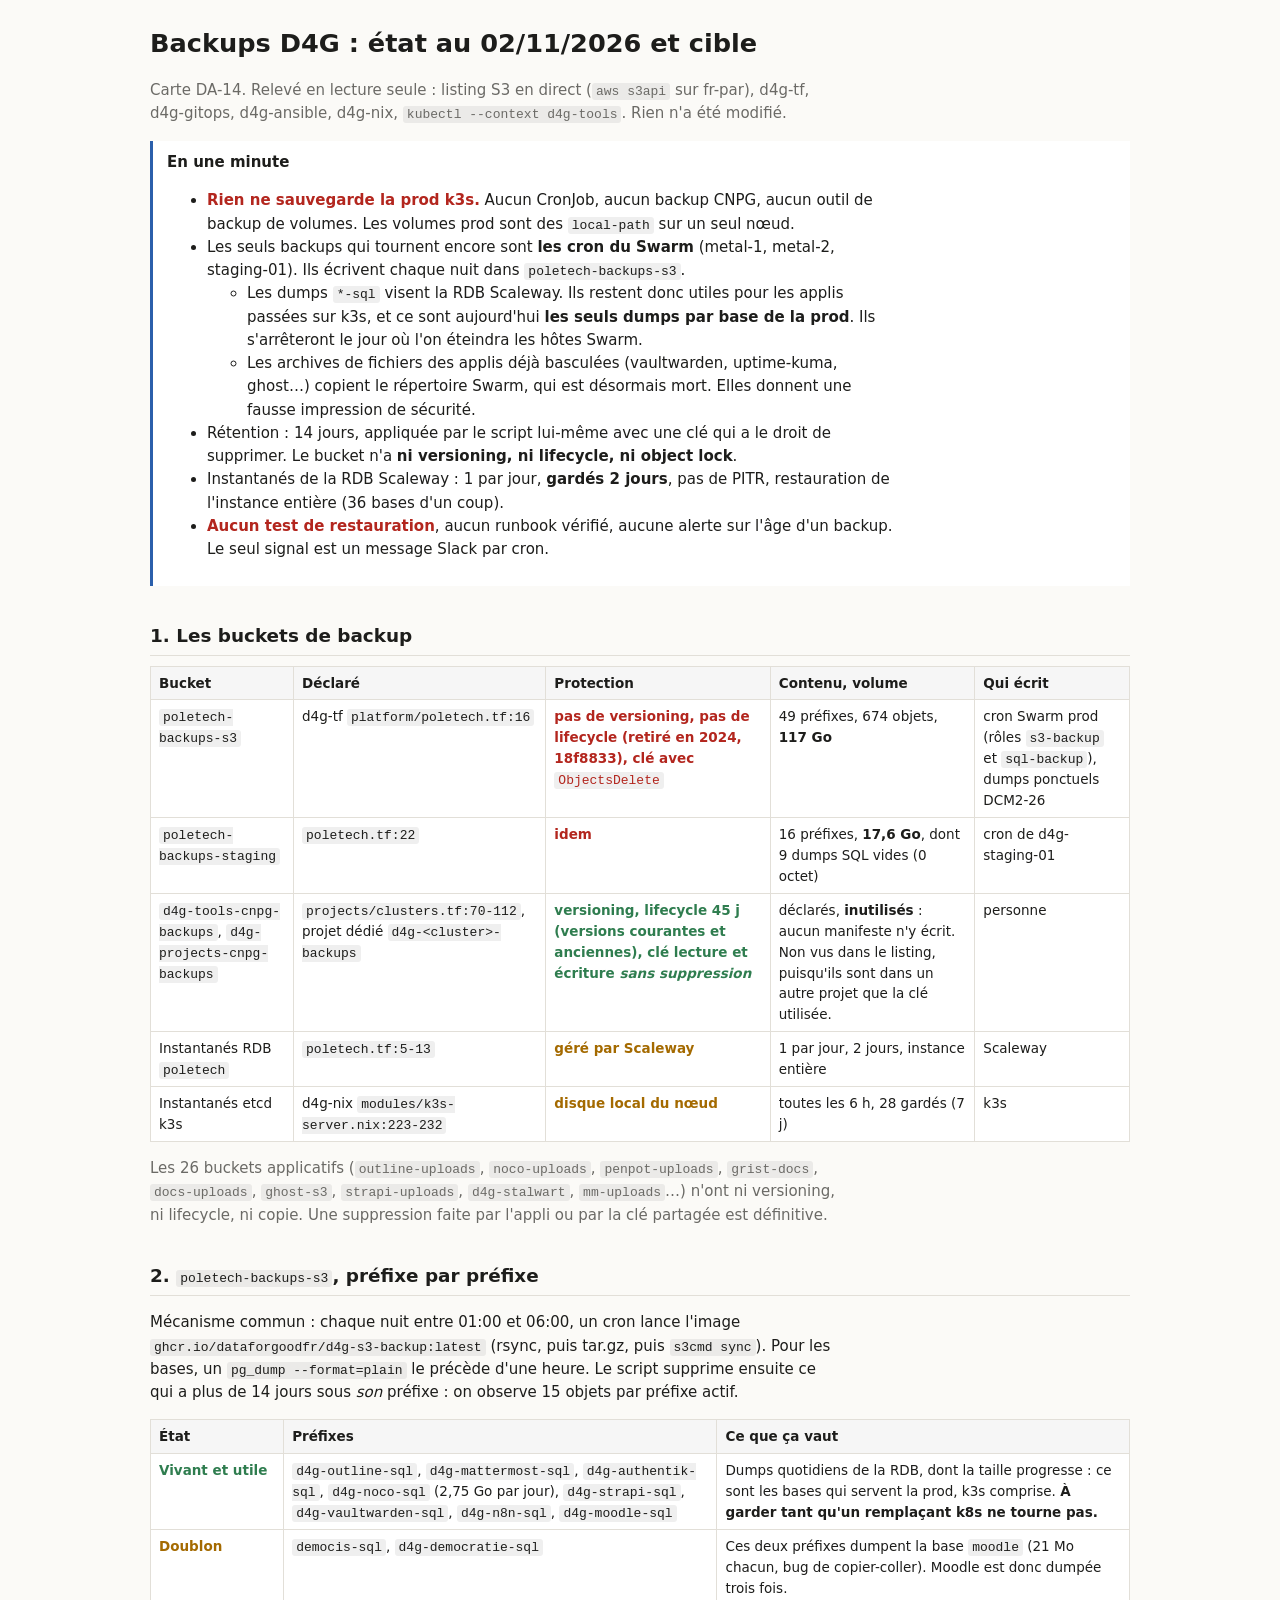
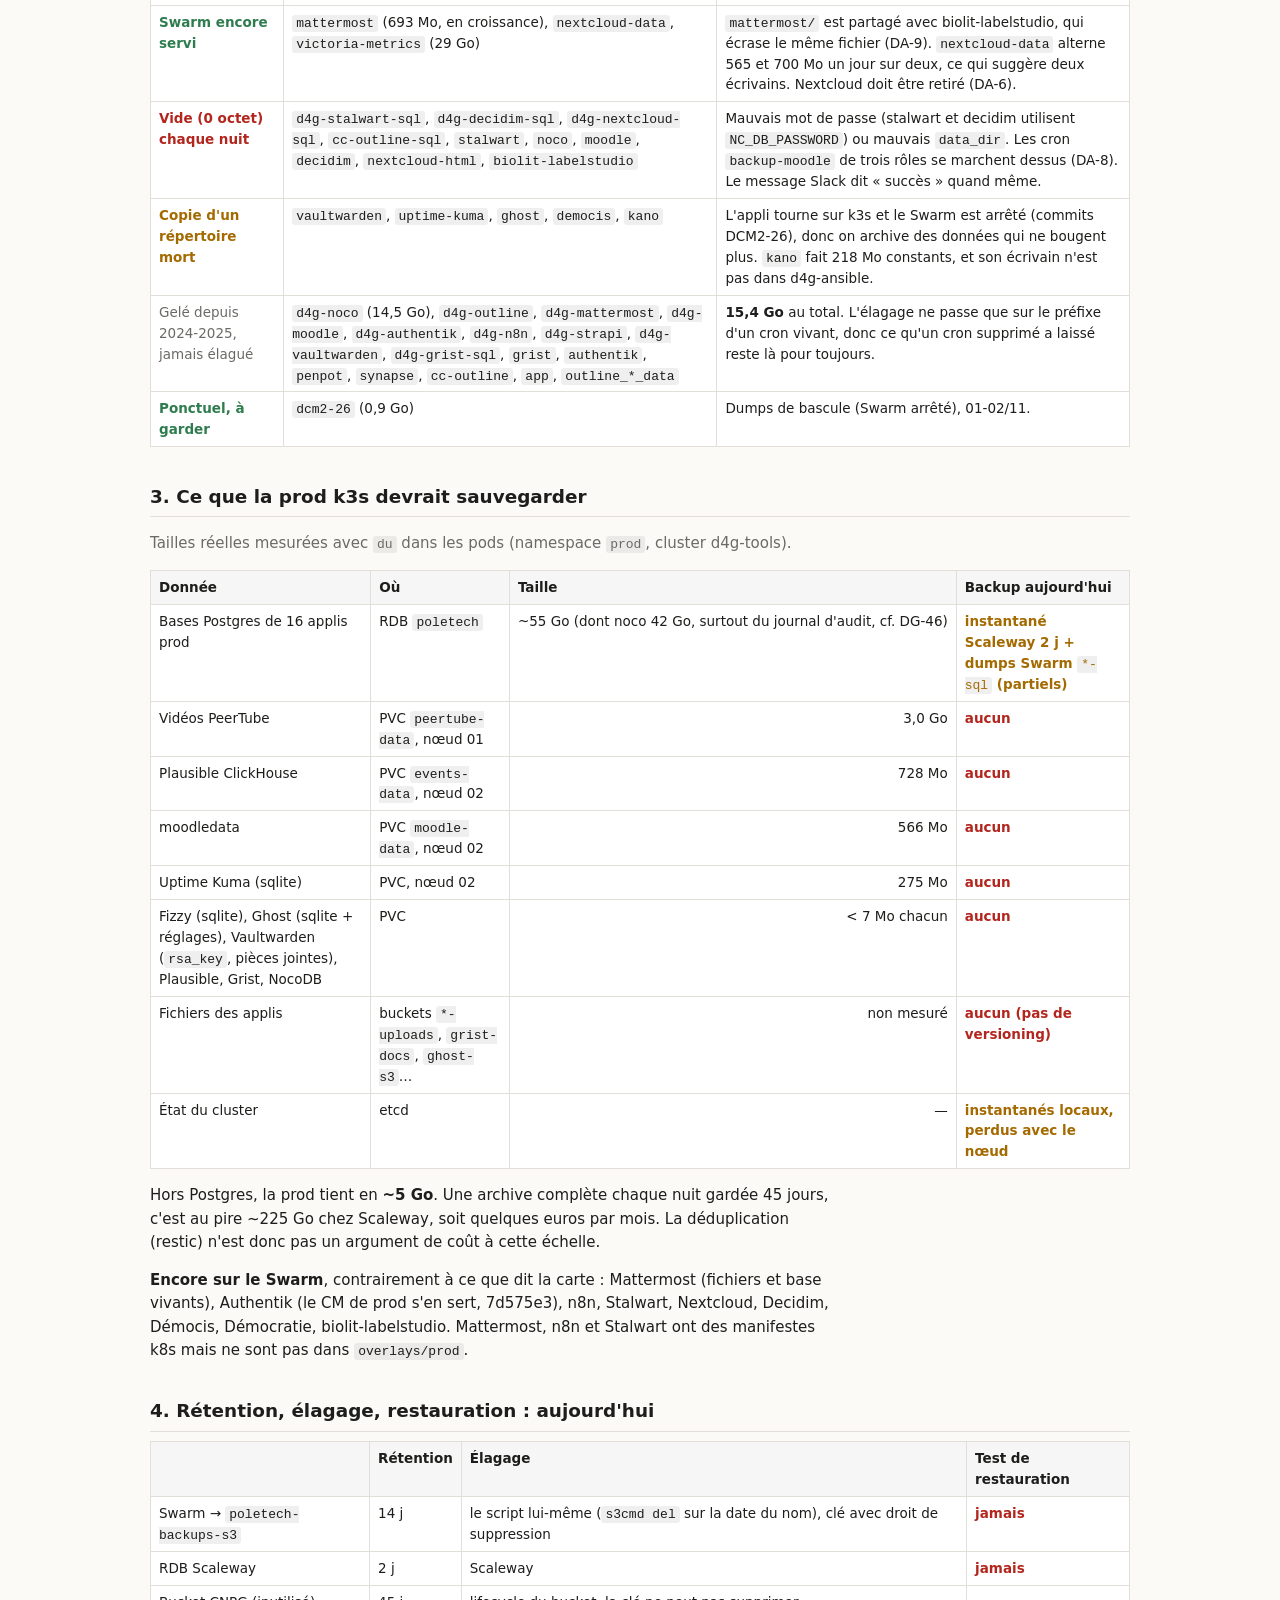
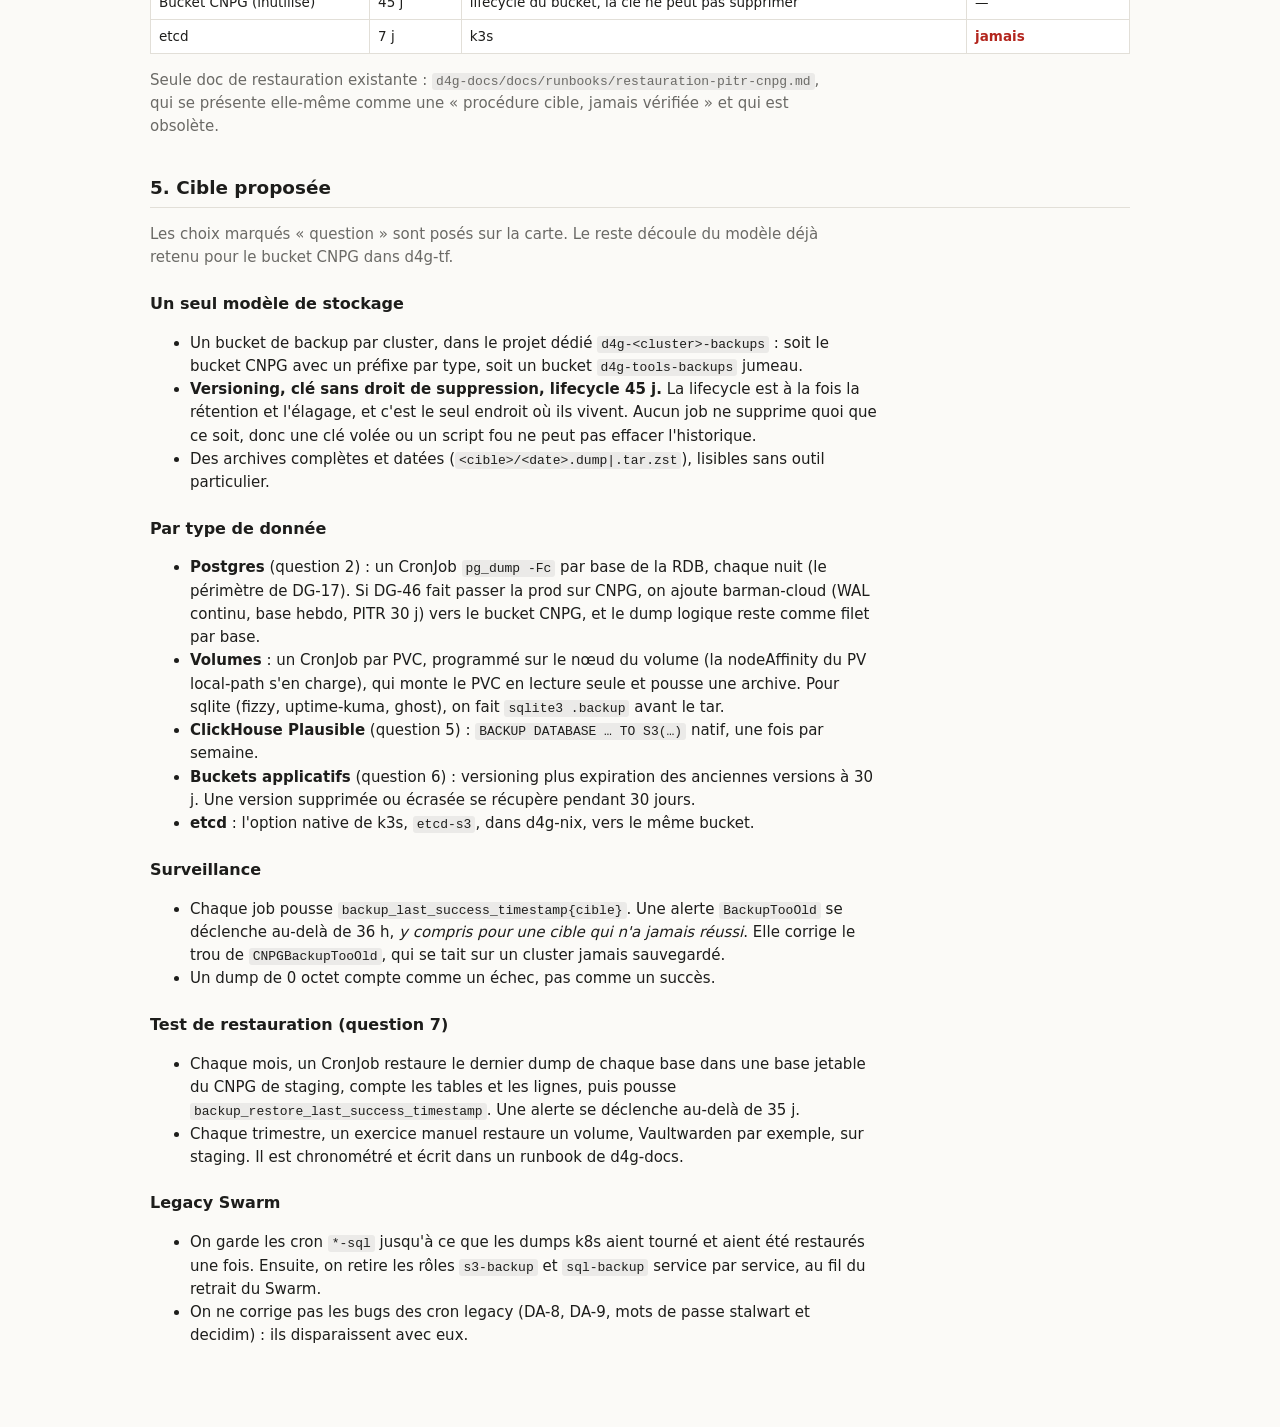
<file: docs/plans/DA-14-backups-d4g.html>
<!doctype html>
<html lang="fr">
<head>
<meta charset="utf-8">
<meta name="viewport" content="width=device-width, initial-scale=1">
<title>Backups D4G</title>
<style>
:root{--bg:#fbfaf7;--fg:#1d1d1b;--mut:#6b6a66;--line:#e2dfd8;--card:#fff;--ok:#2f7d4f;--warn:#a46a00;--bad:#b3261e;--acc:#2b5fab}
@media (prefers-color-scheme:dark){:root:not([data-theme="light"]){--bg:#161615;--fg:#ecebe6;--mut:#a3a19b;--line:#33322f;--card:#1e1e1c;--ok:#6cc08b;--warn:#e0a84a;--bad:#ef7a70;--acc:#86aef0}}
:root[data-theme="dark"]{--bg:#161615;--fg:#ecebe6;--mut:#a3a19b;--line:#33322f;--card:#1e1e1c;--ok:#6cc08b;--warn:#e0a84a;--bad:#ef7a70;--acc:#86aef0}
body{background:var(--bg);color:var(--fg);font:15px/1.55 system-ui,-apple-system,"Segoe UI",sans-serif;margin:0;padding:24px 16px 64px}
main{max-width:980px;margin:0 auto}
h1{font-size:1.6rem;margin:0 0 .2rem}h2{font-size:1.15rem;margin:2.2rem 0 .6rem;border-bottom:1px solid var(--line);padding-bottom:.3rem}h3{font-size:1rem;margin:1.4rem 0 .4rem}
p,li{max-width:72ch}.mut{color:var(--mut)}
code{font:13px ui-monospace,SFMono-Regular,Menlo,monospace;background:color-mix(in srgb,var(--fg) 7%,transparent);padding:1px 4px;border-radius:3px}
.scroll{overflow-x:auto}
table{border-collapse:collapse;width:100%;font-size:13.5px;background:var(--card)}
th,td{border:1px solid var(--line);padding:6px 8px;text-align:left;vertical-align:top}
th{font-weight:600;background:color-mix(in srgb,var(--fg) 4%,var(--card))}
.ok{color:var(--ok);font-weight:600}.warn{color:var(--warn);font-weight:600}.bad{color:var(--bad);font-weight:600}
.box{border-left:3px solid var(--acc);background:var(--card);padding:10px 14px;margin:1rem 0}
td.n{text-align:right;white-space:nowrap}
</style>
</head>
<body><main>
<h1>Backups D4G : état au 02/11/2026 et cible</h1>
<p class="mut">Carte DA-14. Relevé en lecture seule : listing S3 en direct (<code>aws s3api</code> sur fr-par), d4g-tf, d4g-gitops, d4g-ansible, d4g-nix, <code>kubectl --context d4g-tools</code>. Rien n'a été modifié.</p>

<div class="box">
<strong>En une minute</strong>
<ul>
<li><span class="bad">Rien ne sauvegarde la prod k3s.</span> Aucun CronJob, aucun backup CNPG, aucun outil de backup de volumes. Les volumes prod sont des <code>local-path</code> sur un seul nœud.</li>
<li>Les seuls backups qui tournent encore sont <strong>les cron du Swarm</strong> (metal-1, metal-2, staging-01). Ils écrivent chaque nuit dans <code>poletech-backups-s3</code>.
  <ul>
  <li>Les dumps <code>*-sql</code> visent la RDB Scaleway. Ils restent donc utiles pour les applis passées sur k3s, et ce sont aujourd'hui <strong>les seuls dumps par base de la prod</strong>. Ils s'arrêteront le jour où l'on éteindra les hôtes Swarm.</li>
  <li>Les archives de fichiers des applis déjà basculées (vaultwarden, uptime-kuma, ghost…) copient le répertoire Swarm, qui est désormais mort. Elles donnent une fausse impression de sécurité.</li>
  </ul></li>
<li>Rétention : 14 jours, appliquée par le script lui-même avec une clé qui a le droit de supprimer. Le bucket n'a <strong>ni versioning, ni lifecycle, ni object lock</strong>.</li>
<li>Instantanés de la RDB Scaleway : 1 par jour, <strong>gardés 2 jours</strong>, pas de PITR, restauration de l'instance entière (36 bases d'un coup).</li>
<li><span class="bad">Aucun test de restauration</span>, aucun runbook vérifié, aucune alerte sur l'âge d'un backup. Le seul signal est un message Slack par cron.</li>
</ul>
</div>

<h2>1. Les buckets de backup</h2>
<div class="scroll"><table>
<tr><th>Bucket</th><th>Déclaré</th><th>Protection</th><th>Contenu, volume</th><th>Qui écrit</th></tr>
<tr><td><code>poletech-backups-s3</code></td><td>d4g-tf <code>platform/poletech.tf:16</code></td><td class="bad">pas de versioning, pas de lifecycle (retiré en 2024, 18f8833), clé avec <code>ObjectsDelete</code></td><td>49 préfixes, 674 objets, <strong>117 Go</strong></td><td>cron Swarm prod (rôles <code>s3-backup</code> et <code>sql-backup</code>), dumps ponctuels DCM2-26</td></tr>
<tr><td><code>poletech-backups-staging</code></td><td><code>poletech.tf:22</code></td><td class="bad">idem</td><td>16 préfixes, <strong>17,6 Go</strong>, dont 9 dumps SQL vides (0 octet)</td><td>cron de d4g-staging-01</td></tr>
<tr><td><code>d4g-tools-cnpg-backups</code>, <code>d4g-projects-cnpg-backups</code></td><td><code>projects/clusters.tf:70-112</code>, projet dédié <code>d4g-&lt;cluster&gt;-backups</code></td><td class="ok">versioning, lifecycle 45 j (versions courantes et anciennes), clé lecture et écriture <em>sans suppression</em></td><td>déclarés, <strong>inutilisés</strong> : aucun manifeste n'y écrit. Non vus dans le listing, puisqu'ils sont dans un autre projet que la clé utilisée.</td><td>personne</td></tr>
<tr><td>Instantanés RDB <code>poletech</code></td><td><code>poletech.tf:5-13</code></td><td class="warn">géré par Scaleway</td><td>1 par jour, 2 jours, instance entière</td><td>Scaleway</td></tr>
<tr><td>Instantanés etcd k3s</td><td>d4g-nix <code>modules/k3s-server.nix:223-232</code></td><td class="warn">disque local du nœud</td><td>toutes les 6 h, 28 gardés (7 j)</td><td>k3s</td></tr>
</table></div>
<p class="mut">Les 26 buckets applicatifs (<code>outline-uploads</code>, <code>noco-uploads</code>, <code>penpot-uploads</code>, <code>grist-docs</code>, <code>docs-uploads</code>, <code>ghost-s3</code>, <code>strapi-uploads</code>, <code>d4g-stalwart</code>, <code>mm-uploads</code>…) n'ont ni versioning, ni lifecycle, ni copie. Une suppression faite par l'appli ou par la clé partagée est définitive.</p>

<h2>2. <code>poletech-backups-s3</code>, préfixe par préfixe</h2>
<p>Mécanisme commun : chaque nuit entre 01:00 et 06:00, un cron lance l'image <code>ghcr.io/dataforgoodfr/d4g-s3-backup:latest</code> (rsync, puis tar.gz, puis <code>s3cmd sync</code>). Pour les bases, un <code>pg_dump --format=plain</code> le précède d'une heure. Le script supprime ensuite ce qui a plus de 14 jours sous <em>son</em> préfixe : on observe 15 objets par préfixe actif.</p>
<div class="scroll"><table>
<tr><th>État</th><th>Préfixes</th><th>Ce que ça vaut</th></tr>
<tr><td class="ok">Vivant et utile</td><td><code>d4g-outline-sql</code>, <code>d4g-mattermost-sql</code>, <code>d4g-authentik-sql</code>, <code>d4g-noco-sql</code> (2,75 Go par jour), <code>d4g-strapi-sql</code>, <code>d4g-vaultwarden-sql</code>, <code>d4g-n8n-sql</code>, <code>d4g-moodle-sql</code></td><td>Dumps quotidiens de la RDB, dont la taille progresse : ce sont les bases qui servent la prod, k3s comprise. <strong>À garder tant qu'un remplaçant k8s ne tourne pas.</strong></td></tr>
<tr><td class="warn">Doublon</td><td><code>democis-sql</code>, <code>d4g-democratie-sql</code></td><td>Ces deux préfixes dumpent la base <code>moodle</code> (21 Mo chacun, bug de copier-coller). Moodle est donc dumpée trois fois.</td></tr>
<tr><td class="ok">Swarm encore servi</td><td><code>mattermost</code> (693 Mo, en croissance), <code>nextcloud-data</code>, <code>victoria-metrics</code> (29 Go)</td><td><code>mattermost/</code> est partagé avec biolit-labelstudio, qui écrase le même fichier (DA-9). <code>nextcloud-data</code> alterne 565 et 700 Mo un jour sur deux, ce qui suggère deux écrivains. Nextcloud doit être retiré (DA-6).</td></tr>
<tr><td class="bad">Vide (0 octet) chaque nuit</td><td><code>d4g-stalwart-sql</code>, <code>d4g-decidim-sql</code>, <code>d4g-nextcloud-sql</code>, <code>cc-outline-sql</code>, <code>stalwart</code>, <code>noco</code>, <code>moodle</code>, <code>decidim</code>, <code>nextcloud-html</code>, <code>biolit-labelstudio</code></td><td>Mauvais mot de passe (stalwart et decidim utilisent <code>NC_DB_PASSWORD</code>) ou mauvais <code>data_dir</code>. Les cron <code>backup-moodle</code> de trois rôles se marchent dessus (DA-8). Le message Slack dit « succès » quand même.</td></tr>
<tr><td class="warn">Copie d'un répertoire mort</td><td><code>vaultwarden</code>, <code>uptime-kuma</code>, <code>ghost</code>, <code>democis</code>, <code>kano</code></td><td>L'appli tourne sur k3s et le Swarm est arrêté (commits DCM2-26), donc on archive des données qui ne bougent plus. <code>kano</code> fait 218 Mo constants, et son écrivain n'est pas dans d4g-ansible.</td></tr>
<tr><td class="mut">Gelé depuis 2024-2025, jamais élagué</td><td><code>d4g-noco</code> (14,5 Go), <code>d4g-outline</code>, <code>d4g-mattermost</code>, <code>d4g-moodle</code>, <code>d4g-authentik</code>, <code>d4g-n8n</code>, <code>d4g-strapi</code>, <code>d4g-vaultwarden</code>, <code>d4g-grist-sql</code>, <code>grist</code>, <code>authentik</code>, <code>penpot</code>, <code>synapse</code>, <code>cc-outline</code>, <code>app</code>, <code>outline_*_data</code></td><td><strong>15,4 Go</strong> au total. L'élagage ne passe que sur le préfixe d'un cron vivant, donc ce qu'un cron supprimé a laissé reste là pour toujours.</td></tr>
<tr><td class="ok">Ponctuel, à garder</td><td><code>dcm2-26</code> (0,9 Go)</td><td>Dumps de bascule (Swarm arrêté), 01-02/11.</td></tr>
</table></div>

<h2>3. Ce que la prod k3s devrait sauvegarder</h2>
<p class="mut">Tailles réelles mesurées avec <code>du</code> dans les pods (namespace <code>prod</code>, cluster d4g-tools).</p>
<div class="scroll"><table>
<tr><th>Donnée</th><th>Où</th><th class="n">Taille</th><th>Backup aujourd'hui</th></tr>
<tr><td>Bases Postgres de 16 applis prod</td><td>RDB <code>poletech</code></td><td class="n">~55 Go (dont noco 42 Go, surtout du journal d'audit, cf. DG-46)</td><td class="warn">instantané Scaleway 2 j + dumps Swarm <code>*-sql</code> (partiels)</td></tr>
<tr><td>Vidéos PeerTube</td><td>PVC <code>peertube-data</code>, nœud 01</td><td class="n">3,0 Go</td><td class="bad">aucun</td></tr>
<tr><td>Plausible ClickHouse</td><td>PVC <code>events-data</code>, nœud 02</td><td class="n">728 Mo</td><td class="bad">aucun</td></tr>
<tr><td>moodledata</td><td>PVC <code>moodle-data</code>, nœud 02</td><td class="n">566 Mo</td><td class="bad">aucun</td></tr>
<tr><td>Uptime Kuma (sqlite)</td><td>PVC, nœud 02</td><td class="n">275 Mo</td><td class="bad">aucun</td></tr>
<tr><td>Fizzy (sqlite), Ghost (sqlite + réglages), Vaultwarden (<code>rsa_key</code>, pièces jointes), Plausible, Grist, NocoDB</td><td>PVC</td><td class="n">&lt; 7 Mo chacun</td><td class="bad">aucun</td></tr>
<tr><td>Fichiers des applis</td><td>buckets <code>*-uploads</code>, <code>grist-docs</code>, <code>ghost-s3</code>…</td><td class="n">non mesuré</td><td class="bad">aucun (pas de versioning)</td></tr>
<tr><td>État du cluster</td><td>etcd</td><td class="n">—</td><td class="warn">instantanés locaux, perdus avec le nœud</td></tr>
</table></div>
<p>Hors Postgres, la prod tient en <strong>~5 Go</strong>. Une archive complète chaque nuit gardée 45 jours, c'est au pire ~225 Go chez Scaleway, soit quelques euros par mois. La déduplication (restic) n'est donc pas un argument de coût à cette échelle.</p>
<p><strong>Encore sur le Swarm</strong>, contrairement à ce que dit la carte : Mattermost (fichiers et base vivants), Authentik (le CM de prod s'en sert, 7d575e3), n8n, Stalwart, Nextcloud, Decidim, Démocis, Démocratie, biolit-labelstudio. Mattermost, n8n et Stalwart ont des manifestes k8s mais ne sont pas dans <code>overlays/prod</code>.</p>

<h2>4. Rétention, élagage, restauration : aujourd'hui</h2>
<div class="scroll"><table>
<tr><th></th><th>Rétention</th><th>Élagage</th><th>Test de restauration</th></tr>
<tr><td>Swarm → <code>poletech-backups-s3</code></td><td>14 j</td><td>le script lui-même (<code>s3cmd del</code> sur la date du nom), clé avec droit de suppression</td><td class="bad">jamais</td></tr>
<tr><td>RDB Scaleway</td><td>2 j</td><td>Scaleway</td><td class="bad">jamais</td></tr>
<tr><td>Bucket CNPG (inutilisé)</td><td>45 j</td><td>lifecycle du bucket, la clé ne peut pas supprimer</td><td>—</td></tr>
<tr><td>etcd</td><td>7 j</td><td>k3s</td><td class="bad">jamais</td></tr>
</table></div>
<p class="mut">Seule doc de restauration existante : <code>d4g-docs/docs/runbooks/restauration-pitr-cnpg.md</code>, qui se présente elle-même comme une « procédure cible, jamais vérifiée » et qui est obsolète.</p>

<h2>5. Cible proposée</h2>
<p class="mut">Les choix marqués « question » sont posés sur la carte. Le reste découle du modèle déjà retenu pour le bucket CNPG dans d4g-tf.</p>
<h3>Un seul modèle de stockage</h3>
<ul>
<li>Un bucket de backup par cluster, dans le projet dédié <code>d4g-&lt;cluster&gt;-backups</code> : soit le bucket CNPG avec un préfixe par type, soit un bucket <code>d4g-tools-backups</code> jumeau.</li>
<li><strong>Versioning, clé sans droit de suppression, lifecycle 45 j.</strong> La lifecycle est à la fois la rétention et l'élagage, et c'est le seul endroit où ils vivent. Aucun job ne supprime quoi que ce soit, donc une clé volée ou un script fou ne peut pas effacer l'historique.</li>
<li>Des archives complètes et datées (<code>&lt;cible&gt;/&lt;date&gt;.dump|.tar.zst</code>), lisibles sans outil particulier.</li>
</ul>
<h3>Par type de donnée</h3>
<ul>
<li><strong>Postgres</strong> (question 2) : un CronJob <code>pg_dump -Fc</code> par base de la RDB, chaque nuit (le périmètre de DG-17). Si DG-46 fait passer la prod sur CNPG, on ajoute barman-cloud (WAL continu, base hebdo, PITR 30 j) vers le bucket CNPG, et le dump logique reste comme filet par base.</li>
<li><strong>Volumes</strong> : un CronJob par PVC, programmé sur le nœud du volume (la nodeAffinity du PV local-path s'en charge), qui monte le PVC en lecture seule et pousse une archive. Pour sqlite (fizzy, uptime-kuma, ghost), on fait <code>sqlite3 .backup</code> avant le tar.</li>
<li><strong>ClickHouse Plausible</strong> (question 5) : <code>BACKUP DATABASE … TO S3(…)</code> natif, une fois par semaine.</li>
<li><strong>Buckets applicatifs</strong> (question 6) : versioning plus expiration des anciennes versions à 30 j. Une version supprimée ou écrasée se récupère pendant 30 jours.</li>
<li><strong>etcd</strong> : l'option native de k3s, <code>etcd-s3</code>, dans d4g-nix, vers le même bucket.</li>
</ul>
<h3>Surveillance</h3>
<ul>
<li>Chaque job pousse <code>backup_last_success_timestamp{cible}</code>. Une alerte <code>BackupTooOld</code> se déclenche au-delà de 36 h, <em>y compris pour une cible qui n'a jamais réussi</em>. Elle corrige le trou de <code>CNPGBackupTooOld</code>, qui se tait sur un cluster jamais sauvegardé.</li>
<li>Un dump de 0 octet compte comme un échec, pas comme un succès.</li>
</ul>
<h3>Test de restauration (question 7)</h3>
<ul>
<li>Chaque mois, un CronJob restaure le dernier dump de chaque base dans une base jetable du CNPG de staging, compte les tables et les lignes, puis pousse <code>backup_restore_last_success_timestamp</code>. Une alerte se déclenche au-delà de 35 j.</li>
<li>Chaque trimestre, un exercice manuel restaure un volume, Vaultwarden par exemple, sur staging. Il est chronométré et écrit dans un runbook de d4g-docs.</li>
</ul>
<h3>Legacy Swarm</h3>
<ul>
<li>On garde les cron <code>*-sql</code> jusqu'à ce que les dumps k8s aient tourné et aient été restaurés une fois. Ensuite, on retire les rôles <code>s3-backup</code> et <code>sql-backup</code> service par service, au fil du retrait du Swarm.</li>
<li>On ne corrige pas les bugs des cron legacy (DA-8, DA-9, mots de passe stalwart et decidim) : ils disparaissent avec eux.</li>
</ul>
</main></body>
</html>
</file>
